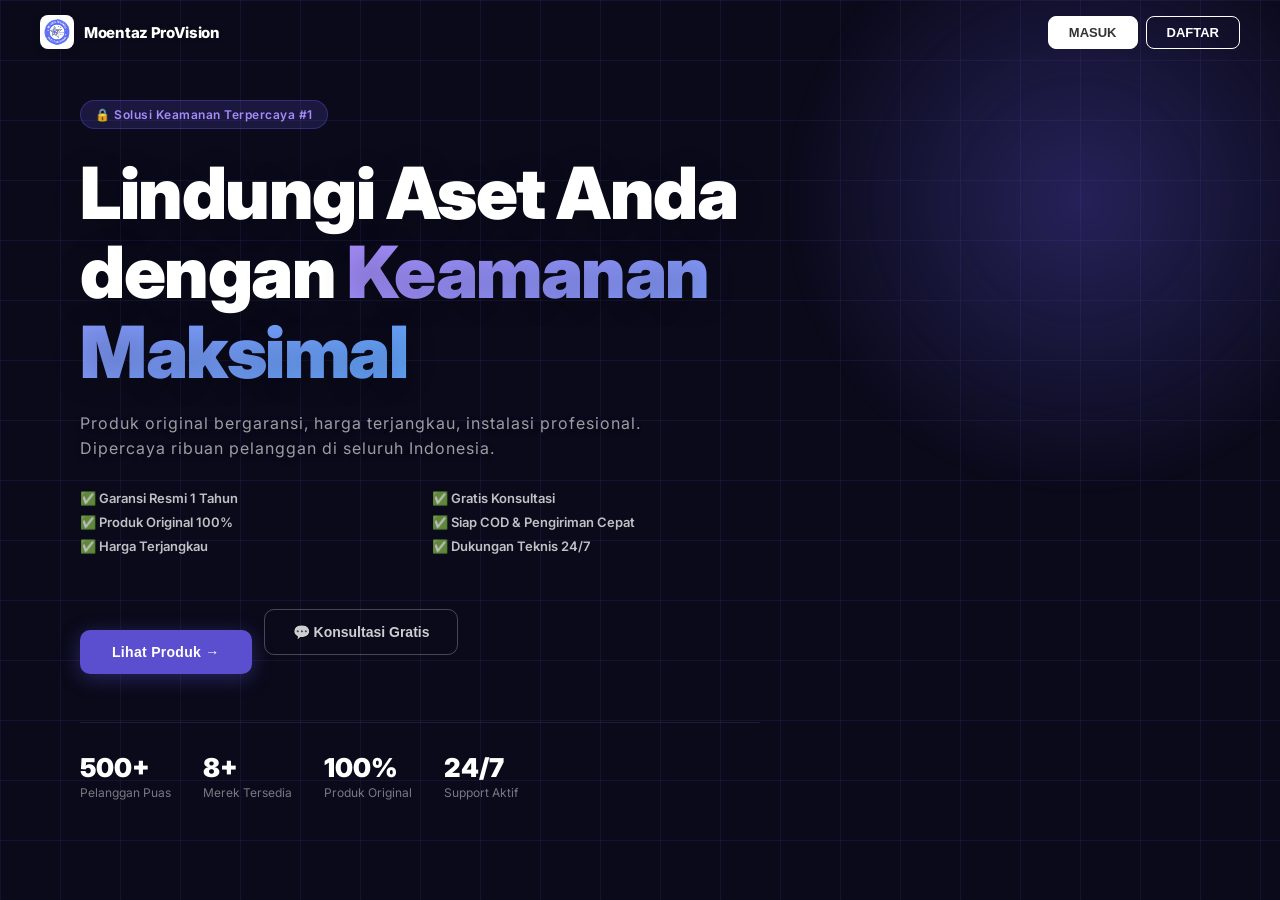
<file: index.html>
﻿<!DOCTYPE html>
<html lang="id">
<head>
  <meta charset="UTF-8" />
  <meta name="viewport" content="width=device-width, initial-scale=1.0, viewport-fit=cover"/>
  <meta name="theme-color" content="#5b4fcf"/>
  <meta name="mobile-web-app-capable" content="yes"/>
  <meta name="apple-mobile-web-app-capable" content="yes"/>
  <meta name="apple-mobile-web-app-status-bar-style" content="black-translucent"/>
  <meta name="apple-mobile-web-app-title" content="Moentaz ProVision"/>
  <title>Moentaz ProVision</title>
  <link rel="icon" type="image/jpeg" href="Blue Y2K Creative Star Class Logo.jpg"/>
  <link rel="apple-touch-icon" href="Blue Y2K Creative Star Class Logo.jpg"/>
  <link rel="stylesheet" href="style.css"/>
  <link rel="stylesheet" href="mobile.css"/>
  <link rel="stylesheet" href="professional.css"/>
</head>
<body>

<!-- ===== NAVBAR ===== -->
<nav class="navbar" id="navbar">
  <div class="navbar-left">
    <button class="hamburger" id="navbar-hamburger" onclick="openSidebar()" style="display:none;">&#9776;</button>
    <div class="navbar-logo" onclick="showPage('page-home')" style="cursor:pointer;">
      <img src="Blue Y2K Creative Star Class Logo.jpg" alt="Logo" class="navbar-logo-img"/>
      <span class="navbar-logo-text">Moentaz ProVision</span>
    </div>
  </div>
  <div class="nav-right">
    <button class="btn-masuk" id="btn-masuk" onclick="openModal('modal-masuk')">MASUK</button>
    <button class="btn-daftar" id="btn-daftar" onclick="openModal('modal-daftar')">DAFTAR</button>
    <!-- Tombol profil (muncul saat login) -->
    <div class="profile-wrap" id="profile-wrap" style="display:none;">
      <button class="btn-profile" id="btn-profile" onclick="toggleProfileDropdown()">
        <span class="profile-avatar-sm" id="profile-avatar-sm">👤</span>
        <span id="profile-name-sm"></span>
        <span class="profile-caret">▾</span>
      </button>
      <div class="profile-dropdown" id="profile-dropdown">
        <div class="pd-header">
          <div class="pd-avatar">👤</div>
          <div>
            <div id="pd-username" style="font-weight:800;font-size:15px;"></div>
            <div id="pd-email" style="font-size:11px;color:#888;"></div>
          </div>
        </div>
        <div class="pd-divider"></div>
        <button class="pd-item" onclick="closeProfileDropdown();openProfilModal()">👤 Lihat Profil</button>
        <button class="pd-item" onclick="closeProfileDropdown();openCCTVPay()">💜 CCTVStorePay</button>
        <button class="pd-item" onclick="closeProfileDropdown();openModal('modal-cart')">🛒 Keranjang</button>
        <div class="pd-divider"></div>
        <button class="pd-item pd-logout" onclick="closeProfileDropdown();doLogout()">🚪 Keluar</button>
      </div>
    </div>
    <button class="btn-cart" id="navbar-cart" onclick="openModal('modal-cart')" style="display:none;">
      🛒<span class="cart-badge" id="cart-badge">0</span>
    </button>
  </div>
</nav>

<!-- ===== PAGE: HOME ===== -->
<section class="page active" id="page-home">
  <div class="hero-bg">
    <div class="hero-content">
      <div class="hero-badge">🔒 Solusi Keamanan Terpercaya #1</div>
      <h1 class="hero-title">Lindungi Aset Anda<br>dengan <span>Keamanan Maksimal</span></h1>
      <p class="hero-slogan">Produk original bergaransi, harga terjangkau, instalasi profesional.<br>Dipercaya ribuan pelanggan di seluruh Indonesia.</p>
      <div class="hero-features">
        <div class="hero-feature">✅ Garansi Resmi 1 Tahun</div>
        <div class="hero-feature">✅ Gratis Konsultasi</div>
        <div class="hero-feature">✅ Produk Original 100%</div>
        <div class="hero-feature">✅ Siap COD & Pengiriman Cepat</div>
        <div class="hero-feature">✅ Harga Terjangkau</div>
        <div class="hero-feature">✅ Dukungan Teknis 24/7</div>
      </div>
      <div class="hero-cta-wrap">
        <button class="btn-order" onclick="goToLayanan()">Lihat Produk →</button>
        <button class="btn-order-secondary" onclick="openModal('modal-chat-admin')">💬 Konsultasi Gratis</button>
      </div>
      <div class="hero-stats">
        <div class="hero-stat-item">
          <div class="hero-stat-num">500+</div>
          <div class="hero-stat-label">Pelanggan Puas</div>
        </div>
        <div class="hero-stat-item">
          <div class="hero-stat-num">8+</div>
          <div class="hero-stat-label">Merek Tersedia</div>
        </div>
        <div class="hero-stat-item">
          <div class="hero-stat-num">100%</div>
          <div class="hero-stat-label">Produk Original</div>
        </div>
        <div class="hero-stat-item">
          <div class="hero-stat-num">24/7</div>
          <div class="hero-stat-label">Support Aktif</div>
        </div>
      </div>
    </div>
  </div>
</section>

<!-- ===== PAGE: PRODUCTS ===== -->
<section class="page" id="page-products">
  <div class="products-bg">
    <div style="max-width:1100px;margin:0 auto 24px;">
      <h2 class="section-title">Produk Kami</h2>
      <p class="section-subtitle">Pilih dari berbagai produk CCTV berkualitas dengan harga terbaik</p>
    </div>

    <!-- Filter & Search Bar -->
    <div class="produk-filter-bar">
      <input type="text" id="search-produk" placeholder="&#128269; Cari produk..." oninput="filterProdukPage()" class="produk-search-input"/>
      <select id="filter-kategori" onchange="filterProdukPage()" class="produk-filter-select">
        <option value="">Semua Kategori</option>
        <option value="CCTV Outdoor">CCTV Outdoor</option>
        <option value="CCTV Indoor">CCTV Indoor</option>
        <option value="CCTV PTZ">CCTV PTZ</option>
        <option value="CCTV Wireless">CCTV Wireless</option>
        <option value="Aksesoris CCTV">Aksesoris CCTV</option>
        <option value="Produk Resmi">Produk Resmi</option>
      </select>
      <select id="filter-sort" onchange="filterProdukPage()" class="produk-filter-select">
        <option value="default">Urutkan</option>
        <option value="termurah">Harga Termurah</option>
        <option value="termahal">Harga Termahal</option>
        <option value="terbaru">Terbaru</option>
      </select>
    </div>

    <!-- Produk Penjual (dinamis) -->
    <div id="seller-products-section" style="display:none;">
      <div class="seller-products-header">
        <span>🏪 Produk dari Penjual</span>
      </div>
      <div class="product-grid" id="seller-products-grid"></div>
    </div>

    <!-- Divider -->
    <div id="official-products-header" class="seller-products-header" style="margin-top:20px;">
      <span>✅ Produk Resmi Moentaz ProVision</span>
    </div>

    <h2 class="section-title" style="margin-top:16px;max-width:1100px;margin-left:auto;margin-right:auto;">Best Seller</h2>
    <div class="featured-grid">
      <div class="featured-card" onclick="showDetail('tapo')">
        <img id="feat-tapo" alt="Tapo C500" class="prod-img"/>
        <h3>TAPO C500</h3>
        <p>CCTV outdoor PTZ 2MP (1080p) dengan perlindungan IP65, rotasi 360°, deteksi AI, color night vision, dan audio dua arah.</p>
      </div>
      <div class="featured-card" onclick="showDetail('dome')">
        <img id="feat-dome" alt="Domeguard Cam" class="prod-img"/>
        <h3>DOMEGUARD CAM</h3>
        <p>Resolusi tinggi 1080p hingga 2K/3MP, fitur PTZ 360 derajat, dan night vision inframerah untuk pemantauan 24 jam.</p>
      </div>
      <div class="featured-card" onclick="showDetail('guardian')">
        <img id="feat-guardian" alt="Guardian Lens" class="prod-img"/>
        <h3>GUARDIAN LENS</h3>
        <p>Dual Lens dengan dua kamera dalam satu perangkat, memungkinkan pemantauan dua titik sekaligus dengan area luas.</p>
      </div>
    </div>
    <div class="product-grid">
      <div class="product-card" id="card-tapo" onclick="showDetail('tapo')">
        <span class="star">⭐</span>
        <img id="grid-tapo" alt="Tapo C500" class="prod-img"/>
        <div class="prod-info">
          <small>Smart 360° Camera</small>
          <strong>TAPO C500</strong>
          <small>AUTO TRACKING</small>
          <div class="price" id="price-tapo">Rp500.000</div>
          <div class="prod-actions">
            <button onclick="event.stopPropagation();openProductChat('Tapo C500')">💬 Chat</button>
            <button class="btn-beli" id="beli-tapo" onclick="event.stopPropagation();beliSekarang('Tapo C500',500000)">BELI SEKARANG</button>
          </div>
        </div>
      </div>
      <div class="product-card" id="card-dome" onclick="showDetail('dome')">
        <span class="star">⭐</span>
        <img id="grid-dome" alt="Domeguard Cam" class="prod-img"/>
        <div class="prod-info">
          <small>Indoor Dome Camera</small>
          <strong>DOMEGUARD CAM</strong>
          <small>MOTION DETECT</small>
          <div class="price" id="price-dome">Rp600.000</div>
          <div class="prod-actions">
            <button onclick="event.stopPropagation();openProductChat('Domeguard Cam')">💬 Chat</button>
            <button class="btn-beli" id="beli-dome" onclick="event.stopPropagation();beliSekarang('Domeguard Cam',600000)">BELI SEKARANG</button>
          </div>
        </div>
      </div>
      <div class="product-card" id="card-guardian" onclick="showDetail('guardian')">
        <span class="star">⭐</span>
        <img id="grid-guardian" alt="Guardian Lens" class="prod-img"/>
        <div class="prod-info">
          <small>Premium Security Cam</small>
          <strong>GUARDIAN LENS</strong>
          <small>WATERPROOF</small>
          <div class="price" id="price-guardian">Rp750.000</div>
          <div class="prod-actions">
            <button onclick="event.stopPropagation();openProductChat('Guardian Lens')">💬 Chat</button>
            <button class="btn-beli" id="beli-guardian" onclick="event.stopPropagation();beliSekarang('Guardian Lens',750000)">BELI SEKARANG</button>
          </div>
        </div>
      </div>
      <div class="product-card" id="card-zte" onclick="showDetail('zte')">
        <img id="grid-zte" alt="ZTE CCTV" class="prod-img"/>
        <div class="prod-info">
          <small>Wireless Smart Camera</small>
          <strong>ZTE CCTV</strong>
          <small>MOBILE APP</small>
          <div class="price" id="price-zte">Rp750.000</div>
          <div class="prod-actions">
            <button onclick="event.stopPropagation();openProductChat('ZTE CCTV')">💬 Chat</button>
            <button class="btn-beli" id="beli-zte" onclick="event.stopPropagation();beliSekarang('ZTE CCTV',750000)">BELI SEKARANG</button>
          </div>
        </div>
      </div>
      <div class="product-card" id="card-bullet" onclick="showDetail('bullet')">
        <img id="grid-bullet" alt="CCTV Bullet Camera" class="prod-img"/>
        <div class="prod-info">
          <small>Outdoor Bullet Camera</small>
          <strong>CCTV BULLET CAMERA</strong>
          <small>WEATHERPROOF · LONG RANGE · IR NIGHT</small>
          <div class="price" id="price-bullet">Rp400.000</div>
          <div class="prod-actions">
            <button onclick="event.stopPropagation();openProductChat('CCTV Bullet Camera')">💬 Chat</button>
            <button class="btn-beli" id="beli-bullet" onclick="event.stopPropagation();beliSekarang('CCTV Bullet Camera',400000)">BELI SEKARANG</button>
          </div>
        </div>
      </div>
      <div class="product-card" id="card-hikvision" onclick="showDetail('hikvision')">
        <img id="grid-hikvision" alt="Hikvision" class="prod-img"/>
        <div class="prod-info">
          <small>Indoor Dome Camera</small>
          <strong>HIKVISION</strong>
          <small>INFRARED · STABLE SIGNAL</small>
          <div class="price" id="price-hikvision">Rp350.000</div>
          <div class="prod-actions">
            <button onclick="event.stopPropagation();openProductChat('Hikvision')">💬 Chat</button>
            <button class="btn-beli" id="beli-hikvision" onclick="event.stopPropagation();beliSekarang('Hikvision',350000)">BELI SEKARANG</button>
          </div>
        </div>
      </div>
      <div class="product-card" id="card-ezviz" onclick="showDetail('ezviz')">
        <img id="grid-ezviz" alt="Ezviz Dome" class="prod-img"/>
        <div class="prod-info">
          <small>Smart Home Camera</small>
          <strong>EZVIZ DOME</strong>
          <small>FULL HD · MOTION ALERT · APP CONTROL</small>
          <div class="price" id="price-ezviz">Rp450.000</div>
          <div class="prod-actions">
            <button onclick="event.stopPropagation();openProductChat('Ezviz Dome')">💬 Chat</button>
            <button class="btn-beli" id="beli-ezviz" onclick="event.stopPropagation();beliSekarang('Ezviz Dome',450000)">BELI SEKARANG</button>
          </div>
        </div>
      </div>
      <div class="product-card" id="card-tvt" onclick="showDetail('tvt')">
        <img id="grid-tvt" alt="TVT Camera" class="prod-img"/>
        <div class="prod-info">
          <small>Outdoor Security Camera</small>
          <strong>TVT CAMERA</strong>
          <small>ROBUST · WATERPROOF · NIGHT VISION</small>
          <div class="price" id="price-tvt">Rp650.000</div>
          <div class="prod-actions">
            <button onclick="event.stopPropagation();openProductChat('TVT Camera')">💬 Chat</button>
            <button class="btn-beli" id="beli-tvt" onclick="event.stopPropagation();beliSekarang('TVT Camera',650000)">BELI SEKARANG</button>
          </div>
        </div>
      </div>
    </div>
  </div>
</section>

<!-- ===== PAGE: DETAIL PRODUK ===== -->
<section class="page" id="page-detail">
  <div class="detail-bg">
    <div class="detail-container">
      <button class="btn-back" onclick="showPage('page-products')">&#8592; Kembali</button>
      <img id="detail-img" alt="Produk" class="prod-img" style="width:160px;height:160px;"/>
      <h2 id="detail-name">DOMEGUARD CAM</h2>
      <div class="detail-price" id="detail-price">Rp600.000</div>
      <div class="detail-actions">
        <button onclick="openProductChatDetail()">💬 Chat</button>
        <button onclick="addToCartDetail()">🛒</button>
        <button class="btn-beli-detail" id="detail-beli" onclick="beliSekarangDetail()">BELI SEKARANG</button>
      </div>
      <div class="detail-desc">
        <h4>📷 Deskripsi Produk CCTV</h4>
        <p>Kami menyediakan berbagai jenis CCTV berkualitas seperti Bullet Camera, Hikvision, Ezviz Dome, dan TVT Camera yang cocok untuk kebutuhan rumah, toko, maupun kantor. Semua produk sudah mendukung pemantauan melalui HP sehingga Anda bisa mengawasi kapan saja dan di mana saja.</p>
        <p><strong>Kelebihan:</strong></p>
        <p>✅ Kualitas gambar HD hingga jernih<br>
           ✅ Tersedia untuk indoor &amp; outdoor<br>
           ✅ Fitur lengkap (night vision, motion detection)<br>
           ✅ Bisa dipantau lewat smartphone<br>
           ✅ Pilihan harga dari terjangkau hingga premium</p>
        <p><strong>Kekurangan:</strong></p>
        <p>❌ Beberapa produk premium harganya lebih mahal<br>
           ❌ Instalasi &amp; setting awal butuh penyesuaian<br>
           ❌ Tipe tertentu kurang cocok untuk semua kondisi (indoor/outdoor)</p>
        <h4>📷 RATING TENTANG PRODUCT</h4>
        <div class="reviews" id="reviews-list">
          <div class="review-card"><span class="rev-avatar r">R</span><strong>Rudy2531</strong><div>⭐⭐⭐⭐⭐</div><p>Performa stabil dan jarang bermasalah</p></div>
          <div class="review-card"><span class="rev-avatar m">M</span><strong>my_m.yusuf</strong><div>⭐⭐⭐⭐⭐</div><p>Sangat puas, bisa pantau dari HP dengan lancar</p></div>
          <div class="review-card"><span class="rev-avatar m">M</span><strong>Maemunah854</strong><div>⭐⭐⭐</div><p>Cukup bagus untuk kebutuhan rumah</p></div>
          <div class="review-card"><span class="rev-avatar n">N</span><strong>NinGsieh762</strong><div>⭐⭐⭐⭐</div><p>Desain bagus dan cocok untuk indoor</p></div>
          <div class="review-card"><span class="rev-avatar d">D</span><strong>Daffin1928_</strong><div>⭐⭐⭐</div><p>Cukup bagus untuk kebutuhan rumah</p></div>
        </div>
        <div class="rating-form" id="rating-form">
          <h4>⭐ Tulis Ulasanmu</h4>
          <div class="rating-stars" id="rating-stars">
            <span class="star-btn" data-val="1" onclick="setRating(1)">★</span>
            <span class="star-btn" data-val="2" onclick="setRating(2)">★</span>
            <span class="star-btn" data-val="3" onclick="setRating(3)">★</span>
            <span class="star-btn" data-val="4" onclick="setRating(4)">★</span>
            <span class="star-btn" data-val="5" onclick="setRating(5)">★</span>
          </div>
          <p id="rating-label" style="font-size:12px;color:#888;margin:4px 0 10px;">Pilih bintang di atas</p>
          <textarea id="rating-komentar" placeholder="Tulis komentar kamu..." rows="3"></textarea>
          <button class="btn-submit-rating" onclick="submitRating()">Kirim Ulasan</button>
        </div>
        <div class="badges-row">
          <span class="badge-garansi">100% GARANSI</span>
          <span class="badge-siap">⚡ SIAP COD!</span>
          <span class="badge-ready">✅ READY STOCK</span>
        </div>
      </div>
    </div>
  </div>
</section>

<!-- ===== PAGE: KONTAK ===== -->
<section class="page" id="page-kontak">
  <div class="kontak-bg">
    <div class="kontak-container">
      <h2><u>KONTAK KAMI</u></h2>
      <div class="kontak-item">
        <span class="kontak-icon ig">
          <svg xmlns="http://www.w3.org/2000/svg" viewBox="0 0 24 24" width="40" height="40"><defs><radialGradient id="ig-grad" cx="30%" cy="107%" r="150%"><stop offset="0%" stop-color="#fdf497"/><stop offset="5%" stop-color="#fdf497"/><stop offset="45%" stop-color="#fd5949"/><stop offset="60%" stop-color="#d6249f"/><stop offset="90%" stop-color="#285AEB"/></radialGradient></defs><rect width="24" height="24" rx="6" fill="url(#ig-grad)"/><rect x="3" y="3" width="18" height="18" rx="5" fill="none" stroke="white" stroke-width="1.5"/><circle cx="12" cy="12" r="4.5" fill="none" stroke="white" stroke-width="1.5"/><circle cx="17.5" cy="6.5" r="1" fill="white"/></svg>
        </span>
        <strong>@moentazprovision</strong>
      </div>
      <div class="kontak-item">
        <span class="kontak-icon wa">
          <svg xmlns="http://www.w3.org/2000/svg" viewBox="0 0 24 24" width="40" height="40"><rect width="24" height="24" rx="6" fill="#25D366"/><path d="M12 4C7.58 4 4 7.58 4 12c0 1.42.37 2.75 1.02 3.91L4 20l4.24-1.11A7.94 7.94 0 0012 20c4.42 0 8-3.58 8-8s-3.58-8-8-8zm3.93 11.07c-.17.47-1 .9-1.37.95-.34.05-.77.07-1.24-.08-.29-.09-.65-.21-1.12-.41-1.97-.85-3.25-2.84-3.35-2.97-.1-.13-.8-1.06-.8-2.02s.5-1.43.68-1.63c.17-.19.38-.24.5-.24l.36.01c.12 0 .28-.04.44.34.17.39.57 1.39.62 1.49.05.1.08.22.02.35-.07.13-.1.21-.2.33-.1.11-.21.25-.3.33-.1.1-.2.2-.09.4.12.19.52.86 1.12 1.39.77.69 1.42.9 1.62.99.19.1.3.08.41-.05.12-.13.5-.58.63-.78.13-.2.27-.17.45-.1.18.07 1.15.54 1.35.64.19.1.32.14.37.22.05.09.05.5-.12.97z" fill="white"/></svg>
        </span>
        <strong>0857-1254-3675</strong>
      </div>
      <div class="kontak-item">
        <span class="kontak-icon gm">
          <svg xmlns="http://www.w3.org/2000/svg" viewBox="0 0 24 24" width="40" height="40"><rect width="24" height="24" rx="6" fill="white" stroke="#ddd" stroke-width="0.5"/><path d="M4 7.5C4 6.67 4.67 6 5.5 6h13C19.33 6 20 6.67 20 7.5v9c0 .83-.67 1.5-1.5 1.5h-13C4.67 18 4 17.33 4 16.5v-9z" fill="white" stroke="#ddd" stroke-width="0.5"/><path d="M4 7.5l8 5.5 8-5.5" fill="none" stroke="#EA4335" stroke-width="1.5"/><path d="M4 7.5L4 16.5" fill="none" stroke="#34A853" stroke-width="1.5"/><path d="M20 7.5L20 16.5" fill="none" stroke="#FBBC05" stroke-width="1.5"/><path d="M4 16.5l5.5-4.5" fill="none" stroke="#4285F4" stroke-width="1.5"/><path d="M20 16.5l-5.5-4.5" fill="none" stroke="#4285F4" stroke-width="1.5"/></svg>
        </span>
        <strong>officialmoentaz@gmail.com</strong>
      </div>
      <div class="kontak-item">
        <span class="kontak-icon fb">
          <svg xmlns="http://www.w3.org/2000/svg" viewBox="0 0 24 24" width="40" height="40"><rect width="24" height="24" rx="6" fill="#1877F2"/><path d="M16 8h-2c-.55 0-1 .45-1 1v2h3l-.5 3H13v7h-3v-7H8v-3h2V9c0-2.21 1.79-4 4-4h2v3z" fill="white"/></svg>
        </span>
        <strong>moentazprovision.official</strong>
      </div>
    </div>
  </div>
</section>

<!-- ===== PAGE: TENTANG KAMI ===== -->
<section class="page" id="page-tentang">
  <div class="tentang-bg">
    <div class="tentang-container">
      <p>KAMI ADALAH PENYEDIA SOLUSI KEAMANAN YANG FOKUS PADA PENJUALAN DAN PEMASANGAN CCTV UNTUK RUMAH, BISNIS, DAN KEBUTUHAN INDUSTRI.</p>
      <p>MOENTAZ PROVISION DIDIRIKAN DENGAN TUJUAN MEMBANTU MENINGKATKAN KEAMANAN DAN KETENANGAN PELANGGAN. KAMI MENYEDIAKAN BERBAGAI PRODUK CCTV BERKUALITAS DENGAN TEKNOLOGI TERBARU SERTA LAYANAN INSTALASI PROFESIONAL.</p>
      <p>DENGAN TIM YANG BERPENGALAMAN, KAMI MEMASTIKAN SETIAP SISTEM TERPASANG DENGAN OPTIMAL DAN MUDAH DIGUNAKAN. KAMI JUGA MEMBERIKAN DUKUNGAN PURNA JUAL UNTUK MEMASTIKAN SISTEM KEAMANAN ANDA SELALU BERJALAN DENGAN BAIK.</p>
      <p>VISI KAMI ADALAH MENJADI MITRA TERPERCAYA DALAM SOLUSI KEAMANAN. MISI KAMI ADALAH MENGHADIRKAN PRODUK BERKUALITAS, LAYANAN PROFESIONAL, DAN SOLUSI YANG TEPAT SESUAI KEBUTUHAN PELANGGAN.</p>
      <p>LINDUNGI ASET DAN ORANG-ORANG PENTING BAGI ANDA BERSAMA MOENTAZ PROVISION.</p>
      <p style="font-style:italic;opacity:0.85;margin-top:20px;">"Harga Kaki Lima, Kualitas Bintang Lima ⭐"</p>
    </div>
  </div>
</section>

<!-- ===== PAGE: DASHBOARD PENJUAL ===== -->
<section class="page" id="page-seller">
  <div class="seller-page-bg">

    <!-- Navbar Penjual -->
    <nav class="seller-navbar">
      <div class="seller-navbar-left">
        <button class="seller-nav-back" onclick="showPage('page-home')">&#8592; Keluar</button>
        <span class="seller-nav-logo">🏪 Moentaz ProVision <span class="seller-nav-badge">Seller</span></span>
      </div>
      <div class="seller-navbar-right">
        <span class="seller-nav-toko" id="snav-toko">Nama Toko</span>
        <div class="seller-nav-saldo" onclick="showSellerTab('keuangan')">
          💰 <span id="snav-saldo">Rp0</span>
        </div>
      </div>
    </nav>

    <!-- Layout Utama -->
    <div class="seller-layout">

      <!-- Sidebar Menu (Desktop) -->
      <aside class="seller-sidebar-menu">
        <div class="seller-sidebar-profile">
          <div class="seller-sidebar-avatar">🏪</div>
          <div id="ssidebar-toko" style="font-weight:800;font-size:14px;color:#fff;">Nama Toko</div>
          <div id="ssidebar-username" style="font-size:11px;color:rgba(255,255,255,0.7);">@username</div>
        </div>
        <nav class="seller-sidebar-nav">
          <a href="#" class="seller-snav active" id="snav-beranda" onclick="showSellerTab('beranda')">&#127968; Beranda</a>
          <a href="#" class="seller-snav" id="snav-produk" onclick="showSellerTab('produk')">&#128230; Produk Saya</a>
          <a href="#" class="seller-snav" id="snav-pesanan" onclick="showSellerTab('pesanan')">
            &#128203; Pesanan Masuk
            <span class="seller-snav-badge" id="snav-pesanan-badge" style="display:none;"></span>
          </a>
          <a href="#" class="seller-snav" id="snav-keuangan" onclick="showSellerTab('keuangan')">&#128179; Keuangan</a>
          <a href="#" class="seller-snav" id="snav-promosi" onclick="showSellerTab('promosi')">&#127873; Promosi</a>
          <a href="#" class="seller-snav" id="snav-ulasan" onclick="showSellerTab('ulasan')">&#11088; Ulasan</a>
          <a href="#" class="seller-snav" id="snav-profil" onclick="showSellerTab('profil')">&#9881;&#65039; Profil Toko</a>
        </nav>
        <button class="seller-sidebar-logout" onclick="doLogoutPenjual()">&#128682; Keluar dari Toko</button>
      </aside>

      <!-- Konten Utama -->
      <main class="seller-main-content" id="seller-main-content">
        <!-- Diisi oleh JS -->
      </main>

    </div>

    <!-- Bottom Nav (Mobile) -->
    <nav class="seller-bottom-nav">
      <button class="seller-bnav-btn active" id="bnav-beranda" onclick="showSellerTab('beranda')">
        <span>&#127968;</span><small>Beranda</small>
      </button>
      <button class="seller-bnav-btn" id="bnav-produk" onclick="showSellerTab('produk')">
        <span>&#128230;</span><small>Produk</small>
      </button>
      <button class="seller-bnav-btn" id="bnav-pesanan" onclick="showSellerTab('pesanan')">
        <span>&#128203;</span><small>Pesanan</small>
        <span class="seller-bnav-badge" id="bnav-pesanan-badge" style="display:none;"></span>
      </button>
      <button class="seller-bnav-btn" id="bnav-keuangan" onclick="showSellerTab('keuangan')">
        <span>&#128179;</span><small>Keuangan</small>
      </button>
      <button class="seller-bnav-btn" id="bnav-lainnya" onclick="showSellerTab('profil')">
        <span>&#9881;&#65039;</span><small>Lainnya</small>
      </button>
    </nav>

  </div>
</section>

<!-- ===== MODAL: MASUK ===== -->
<div class="modal-overlay" id="modal-masuk">
  <div class="modal-box">
    <button class="modal-close" onclick="closeModal('modal-masuk')">X</button>
    <!-- Tab Pembeli / Penjual -->
    <div class="auth-tabs">
      <button class="auth-tab active" id="tab-login-pembeli" onclick="switchLoginTab('pembeli')">🛒 Pembeli</button>
      <button class="auth-tab" id="tab-login-penjual" onclick="switchLoginTab('penjual')">🏪 Penjual</button>
    </div>

    <!-- Form Login Pembeli -->
    <div id="form-login-pembeli">
      <h2>MASUK PEMBELI</h2>
      <div class="form-group"><input type="text" id="login-username" placeholder="Username"/><span>👤</span></div>
      <div class="form-group"><input type="email" id="login-email" placeholder="Masukan email"/><span>✉️</span></div>
      <div class="form-group"><input type="password" id="login-password" placeholder="Kata Sandi"/><span>🔒</span></div>
      <p id="login-error" style="display:none;color:red;font-size:13px;margin-bottom:10px;"></p>
      <div class="form-btns">
        <button class="btn-login" onclick="doLogin()">Login Sekarang</button>
        <button class="btn-lupa">Lupa Kata Sandi?</button>
      </div>
      <p style="text-align:center;font-size:13px;margin-top:12px;color:#888;">Belum punya akun? <a href="#" onclick="closeModal('modal-masuk');openModal('modal-daftar');return false;" style="color:#5b4fcf;font-weight:700;">Daftar</a></p>
    </div>

    <!-- Form Login Penjual -->
    <div id="form-login-penjual" style="display:none;">
      <h2>MASUK PENJUAL</h2>
      <div class="form-group"><input type="text" id="seller-login-username" placeholder="Username Toko"/><span>🏪</span></div>
      <div class="form-group"><input type="email" id="seller-login-email" placeholder="Email Toko"/><span>✉️</span></div>
      <div class="form-group"><input type="password" id="seller-login-password" placeholder="Kata Sandi"/><span>🔒</span></div>
      <p id="seller-login-error" style="display:none;color:red;font-size:13px;margin-bottom:10px;"></p>
      <div class="form-btns">
        <button class="btn-login" onclick="doLoginPenjual()">Login Penjual</button>
        <button class="btn-lupa">Lupa Kata Sandi?</button>
      </div>
      <p style="text-align:center;font-size:13px;margin-top:12px;color:#888;">Belum punya toko? <a href="#" onclick="closeModal('modal-masuk');openModal('modal-daftar-penjual');return false;" style="color:#ff6f00;font-weight:700;">Daftar Toko</a></p>
    </div>
  </div>
</div>

<!-- ===== MODAL: DAFTAR PENJUAL ===== -->
<div class="modal-overlay" id="modal-daftar-penjual">
  <div class="modal-box">
    <button class="modal-close" onclick="closeModal('modal-daftar-penjual')">X</button>
    <h2>DAFTAR PENJUAL</h2>
    <div class="seller-reg-banner">
      <span>🏪</span>
      <div>
        <strong>Buka Toko di Moentaz ProVision</strong>
        <p>Jangkau lebih banyak pembeli, kelola produk dengan mudah.</p>
      </div>
    </div>
    <p class="form-section-label">🏪 Informasi Toko</p>
    <div class="form-group"><input type="text" id="seller-nama-toko" placeholder="Nama Toko"/><span>🏪</span></div>
    <div class="form-group"><input type="text" id="seller-username" placeholder="Username Toko (unik)"/><span>👤</span></div>
    <div class="form-group"><input type="email" id="seller-email" placeholder="Email Toko (@gmail.com)"/><span>✉️</span></div>
    <div class="form-group"><input type="tel" id="seller-telpon" placeholder="Nomor WhatsApp Toko" oninput="this.value=this.value.replace(/[^0-9+\-\s]/g,'')"/><span>📞</span></div>
    <p class="form-section-label">📍 Lokasi Toko</p>
    <div class="alamat-grid">
      <div class="alamat-select-wrap">
        <select id="seller-provinsi" onchange="onSellerProvinsiChange()" class="alamat-select">
          <option value="">-- Pilih Provinsi --</option>
        </select>
      </div>
      <div class="alamat-select-wrap">
        <select id="seller-kota" onchange="onSellerKotaChange()" class="alamat-select" disabled>
          <option value="">-- Pilih Kota/Kab --</option>
        </select>
      </div>
      <div class="alamat-select-wrap">
        <select id="seller-kecamatan" onchange="onSellerKecamatanChange()" class="alamat-select" disabled>
          <option value="">-- Pilih Kecamatan --</option>
        </select>
      </div>
      <div class="alamat-select-wrap">
        <select id="seller-kodepos" class="alamat-select" disabled>
          <option value="">-- Kode Pos --</option>
        </select>
      </div>
    </div>
    <div class="form-group" style="margin-top:8px;">
      <input type="text" id="seller-alamat-jalan" placeholder="Alamat Lengkap Toko (Jl. ...)"/>
      <span>📍</span>
    </div>
    <p class="form-section-label">📝 Deskripsi Toko</p>
    <textarea id="seller-deskripsi" placeholder="Ceritakan tentang toko kamu..." rows="3" style="width:100%;border:1px solid #ccc;border-radius:6px;padding:10px;font-size:13px;font-family:inherit;resize:none;outline:none;box-sizing:border-box;"></textarea>
    <p class="form-section-label">🔒 Keamanan Akun</p>
    <div class="form-group"><input type="password" id="seller-password" placeholder="Min 8 karakter, huruf kapital, angka, . , - _"/><span>🔒</span></div>
    <div class="form-group"><input type="password" id="seller-password2" placeholder="Ulangi Password"/><span>🔒</span></div>
    <p id="seller-reg-error" style="display:none;color:red;font-size:13px;margin-bottom:8px;"></p>
    <button class="btn-daftar-submit" style="background:#ff6f00;" onclick="doDaftarPenjual()">Daftar Toko Sekarang</button>
    <p style="text-align:center;font-size:13px;margin-top:10px;color:#888;">Sudah punya akun? <a href="#" onclick="closeModal('modal-daftar-penjual');openModal('modal-masuk');switchLoginTab('penjual');return false;" style="color:#ff6f00;font-weight:700;">Login</a></p>
  </div>
</div>

<!-- ===== MODAL: DASHBOARD PENJUAL ===== -->
<div class="modal-overlay" id="modal-dashboard-penjual">
  <div class="modal-box seller-dashboard-box">
    <button class="modal-close" onclick="closeModal('modal-dashboard-penjual')">X</button>
    <!-- Header Toko -->
    <div class="seller-dash-header">
      <div class="seller-dash-avatar" id="seller-dash-avatar">🏪</div>
      <div style="flex:1;">
        <div class="seller-dash-name" id="seller-dash-name">Nama Toko</div>
        <div class="seller-dash-username" id="seller-dash-username">@username</div>
        <div class="seller-dash-badge">Penjual Terverifikasi ✅</div>
      </div>
      <button class="seller-saldo-btn" onclick="showSellerSection('saldo')">
        💰 <span id="seller-saldo-display">Rp0</span>
      </button>
    </div>
    <!-- Statistik -->
    <div class="seller-dash-stats">
      <div class="seller-stat"><div class="seller-stat-val" id="seller-stat-produk">0</div><div class="seller-stat-label">Produk</div></div>
      <div class="seller-stat"><div class="seller-stat-val" id="seller-stat-pesanan">0</div><div class="seller-stat-label">Pesanan</div></div>
      <div class="seller-stat"><div class="seller-stat-val" id="seller-stat-pendapatan">Rp0</div><div class="seller-stat-label">Pendapatan</div></div>
      <div class="seller-stat"><div class="seller-stat-val" id="seller-stat-rating">5.0</div><div class="seller-stat-label">Rating</div></div>
    </div>
    <!-- Menu Tab -->
    <div class="seller-tab-menu">
      <button class="seller-tab-btn active" id="stab-produk" onclick="showSellerSection('produk')">📦 Produk</button>
      <button class="seller-tab-btn" id="stab-pesanan" onclick="showSellerSection('pesanan')">
        📋 Pesanan <span class="seller-notif-badge" id="seller-pesanan-badge" style="display:none;"></span>
      </button>
      <button class="seller-tab-btn" id="stab-keuangan" onclick="showSellerSection('keuangan')">💳 Keuangan</button>
      <button class="seller-tab-btn" id="stab-promosi" onclick="showSellerSection('promosi')">🎁 Promosi</button>
      <button class="seller-tab-btn" id="stab-ulasan" onclick="showSellerSection('ulasan')">⭐ Ulasan</button>
      <button class="seller-tab-btn" id="stab-profil" onclick="showSellerSection('profil')">⚙️ Toko</button>
    </div>
    <div id="seller-section-content" class="seller-content-area"></div>
    <!-- Footer -->
    <div class="seller-dash-footer">
      <button class="seller-footer-btn" onclick="closeModal('modal-dashboard-penjual')">🛒 Belanja</button>
      <button class="seller-footer-btn seller-footer-logout" onclick="doLogoutPenjual()">🚪 Keluar</button>
    </div>
  </div>
</div>

<!-- ===== MODAL: DAFTAR (PEMBELI) ===== -->
<div class="modal-overlay" id="modal-daftar">
  <div class="modal-box">
    <button class="modal-close" onclick="closeModal('modal-daftar')">X</button>
    <h2>DAFTAR PEMBELI</h2>
    <p class="form-section-label">👤 Informasi Personal</p>
    <div class="form-group"><input type="text" id="reg-nama" placeholder="Nama Lengkap (min. 2 kata)"/><span>👤</span></div>
    <div class="form-group"><input type="email" id="reg-email" placeholder="Contoh: nama@gmail.com"/><span>✉️</span></div>
    <div class="form-group"><input type="tel" id="reg-telpon" placeholder="Nomor Telpon" oninput="this.value=this.value.replace(/[^0-9+\-\s]/g,'')"/><span>📞</span></div>
    <p class="form-section-label">🔒 Keamanan Akun</p>
    <div class="form-group"><input type="password" id="reg-password" placeholder="Min 8 karakter, huruf kapital, angka, . , - _"/><span>🔒</span></div>
    <div class="form-group"><input type="password" id="reg-password2" placeholder="Ulangi Password"/><span>🔒</span></div>
    <p id="reg-error" style="display:none;color:red;font-size:13px;margin-bottom:8px;"></p>
    <p style="font-size:12px;color:#888;margin-bottom:10px;">📍 Alamat pengiriman akan diisi saat pertama kali checkout.</p>
    <button class="btn-daftar-submit" onclick="doDaftar()">Daftar Sekarang</button>
  </div>
</div>

<!-- ===== MODAL: CART ===== -->
<div class="modal-overlay" id="modal-cart">
  <div class="modal-box cart-box">
    <button class="modal-close" onclick="closeModal('modal-cart')">X</button>
    <div id="cart-items"></div>
    <div class="cart-footer">
      <label><input type="checkbox" id="select-all" onchange="toggleSelectAll(this)"/> Semua</label>
      <button class="btn-checkout" onclick="checkout()">Checkout</button>
    </div>
  </div>
</div>

<!-- ===== MODAL: CHAT PER PRODUK ===== -->
<div class="modal-overlay" id="modal-chat">
  <div class="modal-box chat-box">
    <div class="chat-header">
      <span class="chat-avatar">M</span>
      <div>
        <strong>Admin Moentaz ProVision</strong>
        <div id="chat-product-label" style="font-size:11px;color:#5b4fcf;font-weight:600;"></div>
        <div id="chat-admin-status" style="font-size:10px;margin-top:2px;"></div>
      </div>
      <button class="modal-close" style="position:relative;top:0;right:0;margin-left:auto;" onclick="closeModal('modal-chat')">X</button>
    </div>
    <div class="chat-messages" id="chat-messages"></div>
    <div class="chat-input-row">
      <input type="text" id="chat-input" placeholder="Tulis Pesan..."/>
      <button onclick="sendChat()">&#10148;</button>
    </div>
  </div>
</div>

<!-- ===== MODAL: CHAT ADMIN UMUM ===== -->
<div class="modal-overlay" id="modal-chat-admin">
  <div class="modal-box chat-box">
    <div class="chat-header">
      <span class="chat-avatar">M</span>
      <div>
        <strong>Admin Moentaz ProVision</strong>
        <div style="font-size:11px;color:#888;">Chat Umum</div>
        <div id="chat-admin-status-umum" style="font-size:10px;margin-top:2px;"></div>
      </div>
      <button class="modal-close" style="position:relative;top:0;right:0;margin-left:auto;" onclick="closeModal('modal-chat-admin')">X</button>
    </div>
    <div class="chat-messages" id="chat-messages-admin"></div>
    <div class="chat-input-row">
      <input type="text" id="chat-input-admin" placeholder="Tulis Pesan..."/>
      <button onclick="sendChatAdmin()">&#10148;</button>
    </div>
  </div>
</div>

<!-- ===== SIDEBAR ===== -->
<div class="sidebar-overlay" id="sidebar-overlay" onclick="closeSidebar()"></div>
<div class="sidebar" id="sidebar">
  <button class="sidebar-close" onclick="closeSidebar()">X</button>
  <div class="sidebar-user" id="sidebar-user" style="display:none;">
    <div class="sidebar-avatar" id="sidebar-avatar">👤</div>
    <div id="sidebar-username" style="font-weight:800;font-size:15px;"></div>
    <div id="sidebar-role" style="font-size:11px;color:#888;">Member Moentaz ProVision</div>
  </div>
  <nav>
    <a href="#" onclick="closeSidebar();showPage('page-home')">🏠 Home</a>
    <a href="#" onclick="closeSidebar();showPage('page-products')">📷 Produk & Katalog</a>
    <a href="#" onclick="closeSidebar();showPage('page-tentang')">ℹ️ Tentang Kami</a>
    <a href="#" onclick="closeSidebar();showPage('page-kontak')">📞 Kontak</a>
  </nav>
  <div class="sidebar-divider"></div>
  <div class="sidebar-pay-card" onclick="closeSidebar();openCCTVPay()">
    <div class="sidebar-pay-logo">💜 MoentazProVisionPay</div>
    <div class="sidebar-pay-saldo" id="sidebar-saldo">Saldo: <strong id="sidebar-saldo-val">Rp0</strong></div>
    <div class="sidebar-pay-actions">
      <span>💸 Transfer</span>
      <span>➕ Top Up</span>
      <span>📋 Riwayat</span>
    </div>
  </div>
  <div class="sidebar-divider"></div>
  <div class="sidebar-extra">
    <a href="#" onclick="closeSidebar();openCCTVPay()">💜 MoentazProVisionPay</a>
    <a href="#" id="sidebar-chat-link" onclick="closeSidebar();openChatSesuaiRole()">💬 Chat Admin</a>
    <a href="#" onclick="closeSidebar();openLacakPesanan()">📍 Lacak Pesanan</a>
    <a href="#" onclick="closeSidebar();openModal('modal-promo')">🎁 Promo &amp; Voucher</a>
    <a href="#" id="sidebar-admin-link" onclick="closeSidebar();openAdminPanel()" style="display:none;color:#ff6f00;">👑 Panel Admin</a>
    <a href="#" onclick="closeSidebar();if(currentSeller){openDashboardPenjual();}else{openModal('modal-masuk');switchLoginTab('penjual');initSellerWilayah();}" style="color:#ff6f00;">🏪 Masuk sebagai Penjual</a>
  </div>
</div>

<!-- ===== MODAL: KELOLA ALAMAT (multi, max 5) ===== -->
<div class="modal-overlay" id="modal-alamat">
  <div class="modal-box" style="max-width:500px;padding:0;border-radius:16px;overflow:hidden;">
    <div style="background:linear-gradient(135deg,#5b4fcf,#7b6fe8);padding:20px 24px;color:white;display:flex;align-items:center;justify-content:space-between;">
      <div>
        <h2 style="font-size:18px;margin:0;">Alamat Pengiriman</h2>
        <p style="font-size:12px;opacity:0.8;margin:4px 0 0;" id="alamat-count-label">0 / 5 alamat tersimpan</p>
      </div>
      <button style="background:rgba(255,255,255,0.2);border:none;color:white;width:28px;height:28px;border-radius:50%;font-size:16px;cursor:pointer;" onclick="closeModal('modal-alamat')">X</button>
    </div>
    <div id="alamat-list-multi" style="max-height:280px;overflow-y:auto;padding:12px 16px;"></div>
    <div style="padding:0 16px 12px;">
      <button id="btn-tambah-alamat-baru" class="btn-tambah-alamat-baru" onclick="toggleFormAlamatBaru()">+ Tambah Alamat Baru</button>
    </div>
    <div id="form-alamat-baru" style="display:none;border-top:1px solid #eee;padding:16px;">
      <p style="font-size:13px;font-weight:700;color:#5b4fcf;margin-bottom:12px;">Alamat Baru</p>
      <div style="margin-bottom:8px;">
        <input type="text" id="new-label-alamat" placeholder="Label (Rumah / Kantor / dll)" style="width:100%;padding:9px 12px;border:1px solid #ddd;border-radius:8px;font-size:13px;outline:none;box-sizing:border-box;"/>
      </div>
      <div class="form-group" style="margin-bottom:8px;">
        <input type="text" id="new-jalan-alamat" placeholder="Nama Jalan, No. Rumah, RT/RW"/>
        <span>&#127968;</span>
      </div>
      <div class="form-group alamat-select-group" style="margin-bottom:8px;">
        <select id="new-provinsi-alamat" onchange="onNewProvinsiAlamat()" class="alamat-select-input">
          <option value="">Pilih Provinsi</option>
          <option value="Aceh">Aceh</option><option value="Bali">Bali</option><option value="Banten">Banten</option><option value="Bengkulu">Bengkulu</option><option value="DI Yogyakarta">DI Yogyakarta</option><option value="DKI Jakarta">DKI Jakarta</option><option value="Gorontalo">Gorontalo</option><option value="Jambi">Jambi</option><option value="Jawa Barat">Jawa Barat</option><option value="Jawa Tengah">Jawa Tengah</option><option value="Jawa Timur">Jawa Timur</option><option value="Kalimantan Barat">Kalimantan Barat</option><option value="Kalimantan Selatan">Kalimantan Selatan</option><option value="Kalimantan Tengah">Kalimantan Tengah</option><option value="Kalimantan Timur">Kalimantan Timur</option><option value="Kalimantan Utara">Kalimantan Utara</option><option value="Kepulauan Riau">Kepulauan Riau</option><option value="Lampung">Lampung</option><option value="Maluku">Maluku</option><option value="Maluku Utara">Maluku Utara</option><option value="Nusa Tenggara Barat">Nusa Tenggara Barat</option><option value="Nusa Tenggara Timur">Nusa Tenggara Timur</option><option value="Papua">Papua</option><option value="Papua Barat">Papua Barat</option><option value="Riau">Riau</option><option value="Sulawesi Barat">Sulawesi Barat</option><option value="Sulawesi Selatan">Sulawesi Selatan</option><option value="Sulawesi Tengah">Sulawesi Tengah</option><option value="Sulawesi Tenggara">Sulawesi Tenggara</option><option value="Sulawesi Utara">Sulawesi Utara</option><option value="Sumatera Barat">Sumatera Barat</option><option value="Sumatera Selatan">Sumatera Selatan</option><option value="Sumatera Utara">Sumatera Utara</option>
        </select>
      </div>
      <div class="form-group alamat-select-group" style="margin-bottom:8px;">
        <select id="new-kota-alamat" onchange="onNewKotaAlamat()" class="alamat-select-input" disabled>
          <option value="">Pilih Kota / Kabupaten</option>
        </select>
      </div>
      <div class="form-group alamat-select-group" style="margin-bottom:8px;">
        <select id="new-kecamatan-alamat" onchange="onNewKecamatanAlamat()" class="alamat-select-input" disabled>
          <option value="">Pilih Kecamatan</option>
        </select>
      </div>
      <div class="form-group" style="margin-bottom:12px;">
        <input type="text" id="new-kodepos-alamat" placeholder="Kode Pos (5 digit)" maxlength="5" oninput="this.value=this.value.replace(/[^0-9]/g,'')"/>
        <span>&#128206;</span>
      </div>
      <p id="new-alamat-error" style="display:none;color:red;font-size:12px;margin-bottom:8px;"></p>
      <div style="display:flex;gap:8px;">
        <button class="btn-confirm-checkout" style="flex:1;" onclick="simpanAlamatBaru()">Simpan Alamat</button>
        <button onclick="toggleFormAlamatBaru()" style="padding:12px 16px;border:1px solid #ddd;border-radius:10px;background:white;cursor:pointer;font-size:14px;">Batal</button>
      </div>
    </div>
  </div>
</div>
<!-- ===== MODAL: CHECKOUT ===== -->
<div class="modal-overlay" id="modal-checkout">
  <div class="modal-box checkout-box">
    <button class="modal-close" onclick="closeModal('modal-checkout')">X</button>
    <h2>CHECKOUT</h2>
    <div class="co-section-title">🛍️ Produk</div>
    <div id="co-items"></div>
    <div class="co-total-row">Total: <span id="co-total" style="color:#ff6f00;font-weight:900;"></span></div>
    <div class="co-section-title">🚚 Pilih Pengiriman</div>
    <div class="co-alamat-row" id="co-alamat-row">
      <span id="co-alamat-text" style="font-size:13px;color:#555;flex:1;">-</span>
      <button class="btn-ganti-alamat" onclick="openModalAlamat()">Ganti Alamat</button>
    </div>
    <!-- Info zona ongkir -->
    <div id="co-zona-info" style="display:none;font-size:12px;color:#5b4fcf;background:#f3f0ff;padding:8px 12px;border-radius:8px;margin-bottom:10px;"></div>
    <div class="co-group" data-group="pengiriman">
      <div class="co-option" data-label="J&T Express" data-base-ongkir="18000" onclick="selectPengiriman(this)">
        <span class="co-icon">📦</span>
        <div><strong>J&amp;T Express</strong><small>Estimasi 2-3 hari</small></div>
        <span class="co-ongkir" id="ongkir-jnt">Rp18.000</span>
      </div>
      <div class="co-option" data-label="JNE Regular" data-base-ongkir="15000" onclick="selectPengiriman(this)">
        <span class="co-icon">📦</span>
        <div><strong>JNE Regular</strong><small>Estimasi 3-5 hari</small></div>
        <span class="co-ongkir" id="ongkir-jne">Rp15.000</span>
      </div>
      <div class="co-option" data-label="SiCepat" data-base-ongkir="12000" onclick="selectPengiriman(this)">
        <span class="co-icon">⚡</span>
        <div><strong>SiCepat</strong><small>Estimasi 1-2 hari</small></div>
        <span class="co-ongkir" id="ongkir-sicepat">Rp12.000</span>
      </div>
      <div class="co-option" data-label="AnterAja" data-base-ongkir="10000" onclick="selectPengiriman(this)">
        <span class="co-icon">🏍️</span>
        <div><strong>AnterAja</strong><small>Estimasi 2-4 hari</small></div>
        <span class="co-ongkir" id="ongkir-anteraja">Rp10.000</span>
      </div>
      <div class="co-option" data-label="Pos Indonesia" data-base-ongkir="9000" onclick="selectPengiriman(this)">
        <span class="co-icon">🏣</span>
        <div><strong>Pos Indonesia</strong><small>Estimasi 4-7 hari</small></div>
        <span class="co-ongkir" id="ongkir-pos">Rp9.000</span>
      </div>
      <div class="co-option" data-label="JNE YES" data-base-ongkir="35000" onclick="selectPengiriman(this)">
        <span class="co-icon">🚀</span>
        <div><strong>JNE YES</strong><small>Estimasi 1 hari (same day)</small></div>
        <span class="co-ongkir" id="ongkir-jneyes">Rp35.000</span>
      </div>
    </div>
    <div class="co-ongkir-summary" id="co-ongkir-summary" style="display:none;">
      <div class="co-ongkir-row"><span>Harga Barang</span><span id="co-harga-barang">Rp0</span></div>
      <div class="co-ongkir-row"><span>Ongkos Kirim</span><span id="co-harga-ongkir" style="color:#ff6f00;">+Rp0</span></div>
      <div class="co-ongkir-row co-ongkir-total"><span>Total Bayar</span><span id="co-total-final" style="color:#ff6f00;font-weight:900;">Rp0</span></div>
    </div>
    <div class="co-section-title">💳 Pilih Pembayaran</div>
    <div class="co-group" data-group="pembayaran">
      <div class="co-option" data-label="DANA" onclick="selectOption(this,'pembayaran')">
        <span class="co-icon" style="background:#1a8fe3;color:white;border-radius:8px;padding:2px 6px;font-size:12px;font-weight:900;">DANA</span>
        <div><strong>DANA</strong><small>Dompet Digital</small></div>
      </div>
      <div class="co-option" data-label="MoentazProVisionPay" onclick="selectOption(this,'pembayaran')">
        <span class="co-icon" style="background:#5b4fcf;color:white;border-radius:8px;padding:2px 6px;font-size:10px;font-weight:900;">MPP</span>
        <div><strong>MoentazProVisionPay</strong><small>Dompet Moentaz ProVision</small></div>
      </div>
      <div class="co-option" data-label="GoPay" onclick="selectOption(this,'pembayaran')">
        <span class="co-icon" style="background:#00aed6;color:white;border-radius:8px;padding:2px 6px;font-size:12px;font-weight:900;">GP</span>
        <div><strong>GoPay</strong><small>Dompet Digital</small></div>
      </div>
      <div class="co-option" data-label="OVO" onclick="selectOption(this,'pembayaran')">
        <span class="co-icon" style="background:#4c3494;color:white;border-radius:8px;padding:2px 6px;font-size:12px;font-weight:900;">OVO</span>
        <div><strong>OVO</strong><small>Dompet Digital</small></div>
      </div>
      <div class="co-option" data-label="Debit BCA" onclick="selectOption(this,'pembayaran')">
        <span class="co-icon" style="background:#005baa;color:white;border-radius:8px;padding:2px 6px;font-size:12px;font-weight:900;">BCA</span>
        <div><strong>Debit BCA</strong><small>Kartu Debit</small></div>
      </div>
      <div class="co-option" data-label="Debit BRI" onclick="selectOption(this,'pembayaran')">
        <span class="co-icon" style="background:#003d7a;color:white;border-radius:8px;padding:2px 6px;font-size:12px;font-weight:900;">BRI</span>
        <div><strong>Debit BRI</strong><small>Kartu Debit</small></div>
      </div>
      <div class="co-option" data-label="Debit Mandiri" onclick="selectOption(this,'pembayaran')">
        <span class="co-icon" style="background:#003087;color:white;border-radius:8px;padding:2px 6px;font-size:11px;font-weight:900;">MDR</span>
        <div><strong>Debit Mandiri</strong><small>Kartu Debit</small></div>
      </div>
      <div class="co-option" data-label="Transfer BNI" onclick="selectOption(this,'pembayaran')">
        <span class="co-icon" style="background:#f77f00;color:white;border-radius:8px;padding:2px 6px;font-size:12px;font-weight:900;">BNI</span>
        <div><strong>Transfer BNI</strong><small>Transfer Bank</small></div>
      </div>
      <div class="co-option" data-label="COD" onclick="selectOption(this,'pembayaran')">
        <span class="co-icon" style="background:#2e7d32;color:white;border-radius:8px;padding:2px 6px;font-size:12px;font-weight:900;">COD</span>
        <div><strong>COD</strong><small>Bayar di Tempat (maks. Rp1.500.000)</small></div>
      </div>
      <div class="co-option" data-label="QRIS" onclick="selectOption(this,'pembayaran')">
        <span class="co-icon" style="background:#e53935;color:white;border-radius:8px;padding:2px 6px;font-size:11px;font-weight:900;">QRIS</span>
        <div><strong>QRIS</strong><small>Scan QR — semua e-wallet</small></div>
      </div>
    </div>
    <p id="co-error" style="display:none;color:red;font-size:13px;margin:8px 0;"></p>
    <button class="btn-confirm-checkout" onclick="confirmCheckout()">✅ Konfirmasi Pesanan</button>
  </div>
</div>

<!-- ===== MODAL: SUCCESS ===== -->
<div class="modal-overlay" id="modal-success">
  <div class="modal-box success-box">
    <div class="success-icon">✅</div>
    <h2>Pesanan Berhasil!</h2>
    <p style="color:#555;font-size:14px;margin-bottom:16px;">Terima kasih telah berbelanja di Moentaz ProVision!</p>
    <div id="success-detail" class="success-detail"></div>
    <button class="btn-confirm-checkout" onclick="closeModal('modal-success');showPage('page-home')">Kembali ke Beranda</button>
  </div>
</div>

<!-- ===== MODAL: MoentazProVisionPay ===== -->
<div class="modal-overlay" id="modal-cctvpay">
  <div class="modal-box cctvpay-box">
    <button class="modal-close" onclick="closeModal('modal-cctvpay')">X</button>
    <div class="cpay-header">
      <div class="cpay-logo">💜 MoentazProVisionPay</div>
      <div class="cpay-saldo-label">Saldo Anda</div>
      <div class="cpay-saldo-val" id="cpay-saldo-display">Rp0</div>
      <div class="cpay-nomor" id="cpay-nomor">No. Akun: -</div>
    </div>
    <div class="cpay-menu-grid">
      <button class="cpay-menu-btn" onclick="showCPaySection('topup')"><span>➕</span><small>Top Up</small></button>
      <button class="cpay-menu-btn" onclick="showCPaySection('transfer')"><span>💸</span><small>Transfer</small></button>
      <button class="cpay-menu-btn" onclick="showCPaySection('bayar')"><span>🛒</span><small>Bayar</small></button>
      <button class="cpay-menu-btn" onclick="showCPaySection('riwayat')"><span>📋</span><small>Riwayat</small></button>
      <button class="cpay-menu-btn" onclick="showCPaySection('tarik')"><span>🏦</span><small>Tarik Tunai</small></button>
      <button class="cpay-menu-btn" onclick="showCPaySection('voucher')"><span>🎁</span><small>Voucher</small></button>
    </div>
    <div class="cpay-section" id="cpay-topup" style="display:none;">
      <div class="cpay-section-title">➕ Top Up Saldo</div>
      <div style="display:grid;grid-template-columns:1fr 1fr;gap:8px;margin-bottom:14px;">
        <button class="topup-method-card" style="flex-direction:column;text-align:center;padding:12px;" onclick="closeModal('modal-cctvpay');openTopupMPP()">
          <span style="font-size:24px;">🏪</span>
          <strong style="font-size:12px;margin-top:4px;">Indomaret / Alfamart</strong>
        </button>
        <button class="topup-method-card" style="flex-direction:column;text-align:center;padding:12px;" onclick="closeModal('modal-cctvpay');openTopupMPP();setTimeout(()=>switchTopupTab('agen'),100)">
          <span style="font-size:24px;">📍</span>
          <strong style="font-size:12px;margin-top:4px;">Agen MPP Terdekat</strong>
        </button>
      </div>
      <div class="cpay-section-title" style="margin-top:4px;">Top Up Langsung</div>
      <div class="cpay-nominal-grid">
        <button class="cpay-nominal" onclick="doTopUp(20000)">Rp20.000</button>
        <button class="cpay-nominal" onclick="doTopUp(50000)">Rp50.000</button>
        <button class="cpay-nominal" onclick="doTopUp(100000)">Rp100.000</button>
        <button class="cpay-nominal" onclick="doTopUp(200000)">Rp200.000</button>
        <button class="cpay-nominal" onclick="doTopUp(500000)">Rp500.000</button>
        <button class="cpay-nominal" onclick="doTopUp(1000000)">Rp1.000.000</button>
      </div>
      <div style="margin-top:10px;">
        <input type="number" id="topup-custom" placeholder="Nominal lain..." class="cpay-input"/>
        <button class="cpay-btn" onclick="doTopUpCustom()">Top Up</button>
      </div>
    </div>
    <div class="cpay-section" id="cpay-transfer" style="display:none;">
      <div class="cpay-section-title">💸 Transfer ke Pengguna</div>
      <input type="text" id="transfer-tujuan" placeholder="No. Akun / Username tujuan" class="cpay-input"/>
      <input type="number" id="transfer-nominal" placeholder="Nominal transfer" class="cpay-input"/>
      <input type="text" id="transfer-catatan" placeholder="Catatan (opsional)" class="cpay-input"/>
      <button class="cpay-btn" onclick="doTransfer()">Kirim</button>
    </div>
    <div class="cpay-section" id="cpay-bayar" style="display:none;">
      <div class="cpay-section-title">🛒 Bayar dengan MoentazProVisionPay</div>
      <p style="font-size:13px;color:#555;margin-bottom:12px;">Gunakan saldo MoentazProVisionPay saat checkout untuk pembayaran lebih cepat.</p>
      <div class="cpay-info-row"><span>Saldo tersedia:</span><strong id="cpay-bayar-saldo"></strong></div>
      <input type="number" id="bayar-nominal" placeholder="Nominal pembayaran" class="cpay-input"/>
      <button class="cpay-btn" onclick="doBayar()">Bayar Sekarang</button>
    </div>
    <div class="cpay-section" id="cpay-tarik" style="display:none;">
      <div class="cpay-section-title">🏦 Tarik Tunai ke Rekening</div>
      <input type="text" id="tarik-bank" placeholder="Nama Bank (BCA, BRI, dll)" class="cpay-input"/>
      <input type="text" id="tarik-norek" placeholder="Nomor Rekening" class="cpay-input"/>
      <input type="number" id="tarik-nominal" placeholder="Nominal penarikan" class="cpay-input"/>
      <button class="cpay-btn" onclick="doTarik()">Tarik Dana</button>
    </div>
    <div class="cpay-section" id="cpay-voucher" style="display:none;">
      <div class="cpay-section-title">🎁 Tukar Voucher</div>
      <input type="text" id="voucher-kode" placeholder="Masukkan kode voucher" class="cpay-input"/>
      <button class="cpay-btn" onclick="doVoucher()">Tukar</button>
      <div class="cpay-voucher-list">
        <div class="cpay-voucher-item">🎫 CCTV10 — Diskon 10% (min. Rp300.000)</div>
        <div class="cpay-voucher-item">🎫 NEWUSER — Cashback Rp25.000</div>
        <div class="cpay-voucher-item">🎫 GRATIS50 — Gratis ongkir s/d Rp50.000</div>
      </div>
    </div>
    <div class="cpay-section" id="cpay-riwayat" style="display:none;">
      <div class="cpay-section-title">📋 Riwayat Transaksi</div>
      <div id="cpay-riwayat-list" class="cpay-riwayat-list">
        <div style="text-align:center;color:#aaa;padding:20px;font-size:13px;">Belum ada transaksi</div>
      </div>
    </div>
  </div>
</div>

<!-- ===== MODAL: LACAK PESANAN ===== -->
<div class="modal-overlay" id="modal-lacak">
  <div class="modal-box lacak-box">
    <button class="modal-close" onclick="closeModal('modal-lacak')">X</button>
    <h2>📍 Lacak Pesanan</h2>
    <div id="lacak-content"></div>
  </div>
</div>

<!-- ===== MODAL: PROMO & VOUCHER ===== -->
<div class="modal-overlay" id="modal-promo">
  <div class="modal-box promo-box">
    <button class="modal-close" onclick="closeModal('modal-promo')">X</button>
    <h2>🎁 Promo &amp; Voucher</h2>
    <div class="promo-section-title">🔥 Produk Sedang Promo</div>
    <div class="promo-product-list">
      <div class="promo-product-card">
        <img id="promo-img-zte" alt="ZTE CCTV" class="prod-img promo-img"/>
        <div class="promo-product-info">
          <strong>ZTE CCTV</strong><small>Wireless Smart Camera</small>
          <div class="promo-price-row">
            <span class="promo-price-old">Rp750.000</span>
            <span class="promo-price-new">Rp675.000</span>
            <span class="promo-badge">-10%</span>
          </div>
        </div>
        <button class="promo-btn-beli" onclick="closeModal('modal-promo');beliSekarang('ZTE CCTV',675000)">Beli</button>
      </div>
      <div class="promo-product-card">
        <img id="promo-img-hikvision" alt="Hikvision" class="prod-img promo-img"/>
        <div class="promo-product-info">
          <strong>HIKVISION</strong><small>Indoor Dome Camera</small>
          <div class="promo-price-row">
            <span class="promo-price-old">Rp350.000</span>
            <span class="promo-price-new">Rp343.000</span>
            <span class="promo-badge">-2%</span>
          </div>
        </div>
        <button class="promo-btn-beli" onclick="closeModal('modal-promo');beliSekarang('Hikvision',343000)">Beli</button>
      </div>
      <div class="promo-product-card">
        <img id="promo-img-tvt" alt="TVT Camera" class="prod-img promo-img"/>
        <div class="promo-product-info">
          <strong>TVT CAMERA</strong><small>Outdoor Security Camera</small>
          <div class="promo-price-row">
            <span class="promo-price-old">Rp650.000</span>
            <span class="promo-price-new">Rp604.000</span>
            <span class="promo-badge">-7%</span>
          </div>
        </div>
        <button class="promo-btn-beli" onclick="closeModal('modal-promo');beliSekarang('TVT Camera',604000)">Beli</button>
      </div>
    </div>
    <div class="promo-section-title" style="margin-top:20px;">🎫 Kode Voucher</div>
    <div class="cpay-voucher-list">
      <div class="cpay-voucher-item">🎫 <strong>CCTV10</strong> — Diskon 10% (min. Rp300.000)</div>
      <div class="cpay-voucher-item">🎫 <strong>NEWUSER</strong> — Cashback Rp25.000</div>
      <div class="cpay-voucher-item">🎫 <strong>GRATIS50</strong> — Gratis ongkir s/d Rp50.000</div>
    </div>
  </div>
</div>

<!-- ===== MODAL: QRIS ===== -->
<div class="modal-overlay" id="modal-qris">
  <div class="modal-box qris-box">
    <button class="modal-close" onclick="closeModal('modal-qris');openModal('modal-checkout')">X</button>
    <h2>Bayar dengan QRIS</h2>
    <p style="text-align:center;font-size:13px;color:#555;margin-bottom:4px;">Scan QR code menggunakan aplikasi e-wallet apapun</p>
    <p style="text-align:center;font-size:13px;color:#555;margin-bottom:16px;">(GoPay, OVO, DANA, ShopeePay, dll)</p>
    <div class="qris-qr-wrap">
      <svg xmlns="http://www.w3.org/2000/svg" viewBox="0 0 200 200" width="200" height="200" shape-rendering="crispEdges">
        <rect width="200" height="200" fill="white"/>
        <rect x="10" y="10" width="180" height="180" fill="none" stroke="#e53935" stroke-width="4"/>
        <rect x="20" y="20" width="50" height="50" fill="none" stroke="#111" stroke-width="3"/>
        <rect x="30" y="30" width="30" height="30" fill="#111"/>
        <rect x="130" y="20" width="50" height="50" fill="none" stroke="#111" stroke-width="3"/>
        <rect x="140" y="30" width="30" height="30" fill="#111"/>
        <rect x="20" y="130" width="50" height="50" fill="none" stroke="#111" stroke-width="3"/>
        <rect x="30" y="140" width="30" height="30" fill="#111"/>
        <rect x="80" y="20" width="8" height="8" fill="#111"/><rect x="96" y="20" width="8" height="8" fill="#111"/><rect x="112" y="20" width="8" height="8" fill="#111"/>
        <rect x="80" y="36" width="8" height="8" fill="#111"/><rect x="104" y="36" width="8" height="8" fill="#111"/>
        <rect x="88" y="52" width="8" height="8" fill="#111"/><rect x="112" y="52" width="8" height="8" fill="#111"/>
        <rect x="20" y="80" width="8" height="8" fill="#111"/><rect x="36" y="80" width="8" height="8" fill="#111"/><rect x="52" y="80" width="8" height="8" fill="#111"/>
        <rect x="68" y="80" width="8" height="8" fill="#111"/><rect x="84" y="80" width="8" height="8" fill="#111"/><rect x="100" y="80" width="8" height="8" fill="#111"/>
        <rect x="116" y="80" width="8" height="8" fill="#111"/><rect x="132" y="80" width="8" height="8" fill="#111"/><rect x="148" y="80" width="8" height="8" fill="#111"/><rect x="164" y="80" width="8" height="8" fill="#111"/>
        <rect x="20" y="96" width="8" height="8" fill="#111"/><rect x="52" y="96" width="8" height="8" fill="#111"/><rect x="76" y="96" width="8" height="8" fill="#111"/>
        <rect x="100" y="96" width="8" height="8" fill="#111"/><rect x="124" y="96" width="8" height="8" fill="#111"/><rect x="148" y="96" width="8" height="8" fill="#111"/>
        <rect x="36" y="112" width="8" height="8" fill="#111"/><rect x="60" y="112" width="8" height="8" fill="#111"/><rect x="84" y="112" width="8" height="8" fill="#111"/>
        <rect x="108" y="112" width="8" height="8" fill="#111"/><rect x="132" y="112" width="8" height="8" fill="#111"/><rect x="156" y="112" width="8" height="8" fill="#111"/>
        <rect x="20" y="128" width="8" height="8" fill="#111"/><rect x="44" y="128" width="8" height="8" fill="#111"/><rect x="68" y="128" width="8" height="8" fill="#111"/>
        <rect x="92" y="128" width="8" height="8" fill="#111"/><rect x="116" y="128" width="8" height="8" fill="#111"/><rect x="140" y="128" width="8" height="8" fill="#111"/><rect x="164" y="128" width="8" height="8" fill="#111"/>
        <rect x="80" y="140" width="8" height="8" fill="#111"/><rect x="104" y="140" width="8" height="8" fill="#111"/><rect x="128" y="140" width="8" height="8" fill="#111"/><rect x="152" y="140" width="8" height="8" fill="#111"/>
        <rect x="88" y="156" width="8" height="8" fill="#111"/><rect x="112" y="156" width="8" height="8" fill="#111"/><rect x="136" y="156" width="8" height="8" fill="#111"/><rect x="160" y="156" width="8" height="8" fill="#111"/>
        <rect x="96" y="172" width="8" height="8" fill="#111"/><rect x="120" y="172" width="8" height="8" fill="#111"/><rect x="144" y="172" width="8" height="8" fill="#111"/>
        <rect x="84" y="84" width="32" height="32" fill="white"/>
        <rect x="86" y="86" width="28" height="28" rx="4" fill="#e53935"/>
        <text x="100" y="106" text-anchor="middle" fill="white" font-size="10" font-weight="900" font-family="Arial">QR</text>
      </svg>
    </div>
    <div class="qris-info">
      <div class="qris-total-label">Total Pembayaran</div>
      <div class="qris-total-val" id="qris-total-val">Rp0</div>
      <div class="qris-merchant">Moentaz ProVision — ID: 936100857125436750</div>
    </div>
    <div class="qris-steps">
      <div class="qris-step">1. Buka aplikasi e-wallet kamu</div>
      <div class="qris-step">2. Pilih menu "Scan QR" atau "Bayar"</div>
      <div class="qris-step">3. Arahkan kamera ke QR code di atas</div>
      <div class="qris-step">4. Konfirmasi nominal &amp; selesaikan pembayaran</div>
    </div>
    <button class="btn-confirm-checkout" onclick="confirmQRIS()">✅ Saya Sudah Bayar</button>
  </div>
</div>

<!-- ===== MODAL: CHAT PELANGGAN (ADMIN) ===== -->
<div class="modal-overlay" id="modal-chat-pelanggan">
  <div class="modal-box chat-box">
    <div class="chat-header" style="background:linear-gradient(135deg,#1a237e,#5b4fcf);">
      <span class="chat-avatar" style="background:#ff6f00;">👑</span>
      <div>
        <strong style="color:white;">Chat Pelanggan</strong>
        <div id="chat-pelanggan-label" style="font-size:11px;color:rgba(255,255,255,0.8);"></div>
      </div>
      <button class="modal-close" style="position:relative;top:0;right:0;margin-left:auto;color:white;" onclick="closeModal('modal-chat-pelanggan')">X</button>
    </div>
    <div class="chat-messages" id="chat-messages-pelanggan"></div>
    <div class="chat-input-row">
      <input type="text" id="chat-input-pelanggan" placeholder="Balas pesan pelanggan..."/>
      <button onclick="sendChatPelanggan()">&#10148;</button>
    </div>
  </div>
</div>

<!-- ===== MODAL: PANEL ADMIN ===== -->
<div class="modal-overlay" id="modal-admin">
  <div class="modal-box admin-box">
    <button class="modal-close" onclick="closeModal('modal-admin')">X</button>
    <div class="admin-header">
      <span>👑</span>
      <div>
        <strong>Panel Admin</strong>
        <div style="font-size:11px;opacity:0.8;">Moentaz ProVision Management</div>
      </div>
      <div class="admin-notif-wrap">
        <span style="font-size:18px;">🔔</span>
        <span class="admin-notif-badge" id="admin-notif-badge"></span>
      </div>
    </div>
    <input type="hidden" id="admin-active-tab" value="users"/>
    <div class="admin-tabs">
      <button class="admin-tab active" id="tab-users" onclick="switchAdminTab('users')">👥 Data Pengguna</button>
      <button class="admin-tab" id="tab-pesanan" onclick="switchAdminTab('pesanan')">📦 Pesanan</button>
      <button class="admin-tab" id="tab-chat" onclick="switchAdminTab('chat')">💬 Pesan Masuk</button>
      <button class="admin-tab" id="tab-notif" onclick="switchAdminTab('notif')">🔔 Notifikasi</button>
    </div>
    <div id="admin-content" class="admin-content"></div>
  </div>
</div>

<!-- ===== MODAL: KELOLA ALAMAT ===== -->
<div class="modal-overlay" id="modal-kelola-alamat">
  <div class="modal-box alamat-box">
    <button class="modal-close" onclick="closeModal('modal-kelola-alamat');openModal('modal-checkout')">X</button>
    <h2>📍 Pilih Alamat Pengiriman</h2>
    <div id="alamat-list"></div>
    <button class="btn-tambah-alamat" onclick="showFormTambahAlamat()">+ Tambah Alamat Baru</button>
    <div id="form-tambah-alamat" style="display:none;">
      <div class="alamat-form-title">Alamat Baru</div>
      <div class="alamat-grid">
        <select id="new-provinsi" onchange="onNewProvinsiChange()" class="alamat-select"><option value="">-- Provinsi --</option></select>
        <select id="new-kota" onchange="onNewKotaChange()" class="alamat-select" disabled><option value="">-- Kota/Kab --</option></select>
        <select id="new-kecamatan" onchange="onNewKecamatanChange()" class="alamat-select" disabled><option value="">-- Kecamatan --</option></select>
        <select id="new-kodepos" class="alamat-select" disabled><option value="">-- Kode Pos --</option></select>
      </div>
      <input type="text" id="new-jalan" placeholder="Nama Jalan, Gedung, No. Rumah" class="alamat-input"/>
      <input type="text" id="new-label" placeholder="Label (contoh: Rumah, Kantor)" class="alamat-input"/>
      <button class="cpay-btn" onclick="simpanAlamatBaru()">Simpan Alamat</button>
    </div>
  </div>
</div>

<!-- ===== MODAL: DETAIL PRODUK PENJUAL ===== -->
<div class="modal-overlay" id="modal-seller-detail">
  <div class="modal-box seller-detail-box">
    <button class="modal-close" onclick="closeModal('modal-seller-detail')">X</button>
    <div id="seller-detail-content"></div>
  </div>
</div>

<!-- ===== MODAL: KONFIRMASI PENGIRIMAN (PENJUAL/ADMIN) ===== -->
<div class="modal-overlay" id="modal-konfirm-kirim">
  <div class="modal-box konfirm-kirim-box">
    <button class="modal-close" onclick="closeModal('modal-konfirm-kirim')">X</button>
    <h2>📦 Konfirmasi Pengiriman</h2>
    <p style="font-size:13px;color:#555;margin-bottom:14px;">Upload foto paket yang sudah diserahkan ke ekspedisi sebagai bukti pengiriman.</p>
    <input type="hidden" id="konfirm-pesanan-idx"/>
    <input type="hidden" id="konfirm-role"/>
    <div class="sp-foto-upload" id="konfirm-foto-wrap" onclick="document.getElementById('konfirm-foto-input').click()">
      <div id="konfirm-foto-placeholder">📷<br><span>Klik untuk upload foto paket</span></div>
      <img id="konfirm-foto-preview" style="display:none;width:100%;height:100%;object-fit:cover;border-radius:8px;" alt="Foto paket"/>
    </div>
    <input type="file" id="konfirm-foto-input" accept="image/*" style="display:none;" onchange="previewKonfirmFoto(this)"/>
    <input type="hidden" id="konfirm-foto-data"/>
    <div class="form-group" style="margin-top:12px;">
      <input type="text" id="konfirm-noresi" placeholder="Nomor Resi Pengiriman (opsional)"/>
      <span>📋</span>
    </div>
    <p id="konfirm-info" style="font-size:12px;color:#888;background:#fff3e0;padding:10px;border-radius:8px;margin-bottom:12px;">
      ℹ️ Konfirmasi dari penjual akan masuk ke Admin terlebih dahulu sebelum diteruskan ke pembeli.
    </p>
    <button class="btn-confirm-checkout" onclick="submitKonfirmasiKirim()">✅ Konfirmasi Paket Dikirim</button>
  </div>
</div>

<!-- ===== MODAL: NOTIF PENGIRIMAN (PEMBELI) ===== -->
<div class="modal-overlay" id="modal-notif-kirim">
  <div class="modal-box" style="max-width:440px;">
    <button class="modal-close" onclick="closeModal('modal-notif-kirim')">X</button>
    <div id="notif-kirim-content"></div>
  </div>
</div>

<!-- ===== MODAL: AGEN MPP & TOP UP ===== -->
<div class="modal-overlay" id="modal-topup-mpp">
  <div class="modal-box topup-mpp-box">
    <button class="modal-close" onclick="closeModal('modal-topup-mpp')">X</button>
    <h2>💜 Top Up MoentazProVisionPay</h2>
    <div class="topup-tabs">
      <button class="topup-tab active" id="ttab-minimarket" onclick="switchTopupTab('minimarket')">🏪 Minimarket</button>
      <button class="topup-tab" id="ttab-agen" onclick="switchTopupTab('agen')">📍 Agen MPP</button>
    </div>

    <!-- Tab Minimarket -->
    <div id="topup-section-minimarket">
      <div class="topup-method-card" onclick="pilihTopupMinimarket('Indomaret')">
        <div class="topup-method-logo" style="background:#e53935;">I</div>
        <div><strong>Indomaret</strong><small>Bayar di kasir Indomaret terdekat</small></div>
        <span>›</span>
      </div>
      <div class="topup-method-card" onclick="pilihTopupMinimarket('Alfamart')">
        <div class="topup-method-logo" style="background:#e53935;">A</div>
        <div><strong>Alfamart</strong><small>Bayar di kasir Alfamart terdekat</small></div>
        <span>›</span>
      </div>
      <div id="topup-minimarket-form" style="display:none;">
        <div class="topup-instruksi" id="topup-instruksi-text"></div>
        <div class="form-group" style="margin-top:12px;">
          <input type="number" id="topup-mm-nominal" placeholder="Nominal Top Up (min. Rp20.000)"/>
          <span>💰</span>
        </div>
        <button class="btn-confirm-checkout" onclick="prosesTopupMinimarket()">Buat Kode Bayar</button>
        <div id="topup-kode-result" style="display:none;" class="topup-kode-box"></div>
      </div>
    </div>

    <!-- Tab Agen MPP -->
    <div id="topup-section-agen" style="display:none;">
      <p style="font-size:13px;color:#555;margin-bottom:12px;">Temukan 43 Agen MoentazProVisionPay di seluruh Indonesia. Kunjungi agen terdekat dan tunjukkan nomor akun kamu.</p>
      <div class="topup-agen-search">
        <input type="text" id="agen-search" placeholder="🔍 Cari kota atau provinsi..." oninput="filterAgenMPP()" class="produk-search-input" style="margin-bottom:10px;"/>
      </div>
      <div id="agen-list" class="agen-list"></div>
    </div>
  </div>
</div>

<!-- ===== MODAL: PROFIL ===== -->
<div class="modal-overlay" id="modal-profil">
  <div class="modal-box profil-box">
    <button class="modal-close" onclick="closeModal('modal-profil')">X</button>
    <div class="profil-header">
      <div class="profil-avatar-big">👤</div>
      <h2 id="profil-nama">-</h2>
      <div id="profil-badge" class="profil-badge">Member CCTV Store</div>
    </div>
    <div class="profil-info-list">
      <div class="profil-info-row">
        <span class="profil-info-icon">✉️</span>
        <div><small>Email</small><strong id="profil-email">-</strong></div>
      </div>
      <div class="profil-info-row">
        <span class="profil-info-icon">📞</span>
        <div><small>Nomor Telpon</small><strong id="profil-telpon">-</strong></div>
      </div>
      <div class="profil-info-row">
        <span class="profil-info-icon">📍</span>
        <div><small>Alamat</small><strong id="profil-alamat">-</strong></div>
      </div>
      <div class="profil-info-row">
        <span class="profil-info-icon">💜</span>
        <div><small>Saldo CCTVStorePay</small><strong id="profil-saldo" style="color:#5b4fcf;">Rp0</strong></div>
      </div>
      <div class="profil-info-row">
        <span class="profil-info-icon">🛒</span>
        <div><small>Total Transaksi</small><strong id="profil-transaksi">0 transaksi</strong></div>
      </div>
    </div>
    <div class="profil-actions">
      <button class="profil-btn-pay" onclick="closeModal('modal-profil');openCCTVPay()">💜 CCTVStorePay</button>
      <button class="profil-btn-logout" onclick="closeModal('modal-profil');doLogout()">🚪 Keluar</button>
    </div>
  </div>
</div>

<script src="cctv-icons.js"></script>
<script src="wilayah.js"></script>
<script src="sheets-connector.js"></script>
<script src="app.js"></script>
<script src="fitur-baru.js"></script>
<script src="pesanan-global.js"></script>
<script src="storage.js"></script>
<script src="database.js"></script>
<script src="alamat-dropdown.js"></script>

<!-- Bottom Nav Mobile untuk Pembeli -->
<nav class="buyer-bottom-nav" id="buyer-bottom-nav">
  <button class="buyer-bnav-btn" onclick="showPage('page-home')">
    <span>&#127968;</span><small>Home</small>
  </button>
  <button class="buyer-bnav-btn" onclick="goToLayanan()">
    <span>&#128247;</span><small>Produk</small>
  </button>
  <button class="buyer-bnav-btn" onclick="openModal('modal-cart')">
    <span>&#128722;</span>
    <span class="buyer-bnav-badge" id="buyer-cart-badge-mobile">0</span>
    <small>Keranjang</small>
  </button>
  <button class="buyer-bnav-btn" onclick="openLacakPesanan()">
    <span>&#128205;</span><small>Pesanan</small>
  </button>
  <button class="buyer-bnav-btn" onclick="openSidebar()">
    <span>&#9776;</span><small>Menu</small>
  </button>
</nav>
</body>
</html>
</file>
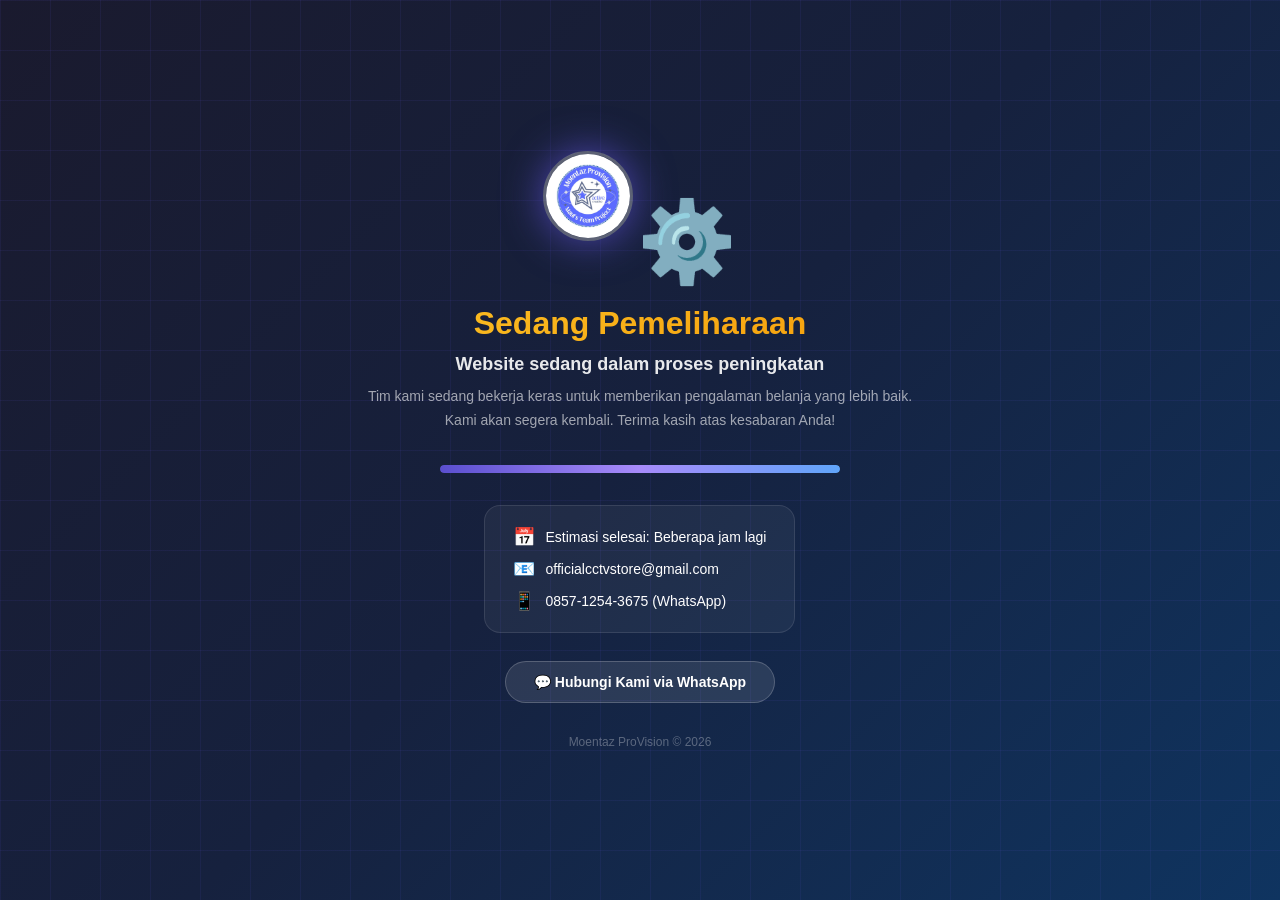
<file: maintenance.html>
<!DOCTYPE html>
<html lang="id">
<head>
  <meta charset="UTF-8"/>
  <meta name="viewport" content="width=device-width, initial-scale=1.0"/>
  <title>Pemeliharaan | Moentaz ProVision</title>
  <link rel="icon" type="image/jpeg" href="Blue Y2K Creative Star Class Logo.jpg"/>
  <style>
    * { margin:0; padding:0; box-sizing:border-box; }
    body {
      font-family: 'Segoe UI', sans-serif;
      background: linear-gradient(135deg, #1a1a2e, #16213e, #0f3460);
      min-height: 100vh; display: flex; align-items: center; justify-content: center;
      color: white; overflow: hidden;
    }
    /* Animated grid background */
    .grid-bg {
      position: fixed; inset: 0; pointer-events: none;
      background-image:
        linear-gradient(rgba(91,79,207,0.1) 1px, transparent 1px),
        linear-gradient(90deg, rgba(91,79,207,0.1) 1px, transparent 1px);
      background-size: 50px 50px;
      animation: gridMove 20s linear infinite;
    }
    @keyframes gridMove {
      0%   { transform: translateY(0); }
      100% { transform: translateY(50px); }
    }
    .container {
      text-align: center; padding: 40px 24px;
      position: relative; z-index: 1; max-width: 600px;
    }
    .logo {
      width: 90px; height: 90px; border-radius: 50%;
      object-fit: cover; border: 3px solid rgba(255,255,255,0.3);
      box-shadow: 0 0 40px rgba(91,79,207,0.8);
      margin-bottom: 28px;
    }
    .gear-wrap {
      font-size: 80px; margin-bottom: 16px;
      display: inline-block;
      animation: spin 4s linear infinite;
    }
    @keyframes spin { from { transform: rotate(0deg); } to { transform: rotate(360deg); } }
    .title {
      font-size: 32px; font-weight: 900; margin-bottom: 12px;
      background: linear-gradient(135deg, #fbbf24, #f59e0b);
      -webkit-background-clip: text; -webkit-text-fill-color: transparent;
      background-clip: text;
    }
    .subtitle { font-size: 18px; font-weight: 600; margin-bottom: 10px; opacity: 0.9; }
    .desc { font-size: 14px; opacity: 0.6; line-height: 1.7; margin-bottom: 32px; }
    .progress-wrap {
      background: rgba(255,255,255,0.1); border-radius: 50px;
      height: 8px; margin: 0 auto 32px; max-width: 400px; overflow: hidden;
    }
    .progress-bar {
      height: 100%; border-radius: 50px;
      background: linear-gradient(90deg, #5b4fcf, #a78bfa, #60a5fa);
      animation: progress 3s ease-in-out infinite alternate;
    }
    @keyframes progress {
      from { width: 30%; }
      to   { width: 85%; }
    }
    .info-box {
      background: rgba(255,255,255,0.05); border: 1px solid rgba(255,255,255,0.1);
      border-radius: 16px; padding: 20px 28px; margin-bottom: 28px;
      display: inline-block; text-align: left;
    }
    .info-row { display: flex; align-items: center; gap: 10px; margin-bottom: 10px; font-size: 14px; }
    .info-row:last-child { margin-bottom: 0; }
    .info-row span:first-child { font-size: 18px; }
    .contact-link {
      display: inline-block; padding: 12px 28px;
      background: rgba(255,255,255,0.1); border: 1px solid rgba(255,255,255,0.2);
      color: white; text-decoration: none; border-radius: 50px;
      font-size: 14px; font-weight: 600; transition: all 0.3s;
    }
    .contact-link:hover { background: rgba(255,255,255,0.2); }
    .brand { margin-top: 32px; font-size: 12px; opacity: 0.3; }
  </style>
</head>
<body>
  <div class="grid-bg"></div>
  <div class="container">
    <img src="Blue Y2K Creative Star Class Logo.jpg" alt="Logo" class="logo"/>
    <div class="gear-wrap">⚙️</div>
    <h1 class="title">Sedang Pemeliharaan</h1>
    <p class="subtitle">Website sedang dalam proses peningkatan</p>
    <p class="desc">
      Tim kami sedang bekerja keras untuk memberikan pengalaman belanja yang lebih baik.<br>
      Kami akan segera kembali. Terima kasih atas kesabaran Anda!
    </p>
    <div class="progress-wrap"><div class="progress-bar"></div></div>
    <div class="info-box">
      <div class="info-row"><span>📅</span><span>Estimasi selesai: Beberapa jam lagi</span></div>
      <div class="info-row"><span>📧</span><span>officialcctvstore@gmail.com</span></div>
      <div class="info-row"><span>📱</span><span>0857-1254-3675 (WhatsApp)</span></div>
    </div>
    <br/>
    <a href="https://wa.me/6285712543675" class="contact-link">💬 Hubungi Kami via WhatsApp</a>
    <p class="brand">Moentaz ProVision &copy; 2026</p>
  </div>
</body>
</html>
</file>
<file: style.css>
* { margin: 0; padding: 0; box-sizing: border-box; }
body { font-family: 'Segoe UI', sans-serif; overflow-x: hidden; }

/* ===== NAVBAR ===== */
.navbar {
  position: fixed; top: 0; left: 0; right: 0; z-index: 100;
  display: flex; justify-content: space-between; align-items: center;
  padding: 14px 24px;
  background: transparent;
  transition: background 0.3s;
}
.navbar.scrolled { background: rgba(0,0,0,0.3); backdrop-filter: blur(8px); }
.hamburger { background: none; border: none; color: white; font-size: 26px; cursor: pointer; }
.nav-right { display: flex; align-items: center; gap: 12px; }
.btn-masuk {
  background: white; color: #333; border: 2px solid white;
  padding: 8px 22px; border-radius: 25px; font-weight: 700; cursor: pointer; font-size: 14px;
  transition: all 0.2s;
}
.btn-masuk:hover { background: #eee; }
.btn-daftar {
  background: transparent; color: white; border: 2px solid white;
  padding: 8px 22px; border-radius: 25px; font-weight: 700; cursor: pointer; font-size: 14px;
  transition: all 0.2s;
}
.btn-daftar:hover { background: rgba(255,255,255,0.15); }
.btn-logout {
  background: #e53935; color: white; border: 2px solid #e53935;
  padding: 8px 18px; border-radius: 25px; font-weight: 700; cursor: pointer; font-size: 13px;
  transition: all 0.2s; white-space: nowrap;
}
.btn-logout:hover { background: #c62828; border-color: #c62828; }
.btn-cart {
  background: none; border: none; color: white; font-size: 22px; cursor: pointer;
  position: relative;
}
.cart-badge {
  position: absolute; top: -6px; right: -8px;
  background: red; color: white; border-radius: 50%;
  font-size: 11px; width: 18px; height: 18px;
  display: flex; align-items: center; justify-content: center; font-weight: 700;
}

/* ===== PAGES ===== */
.page { display: none; min-height: 100vh; }
.page.active { display: block; }

/* ===== HOME PAGE (1.png) ===== */
.hero-bg {
  min-height: 100vh;
  background: linear-gradient(135deg, #5b4fcf 0%, #7b6fe8 40%, #4a90d9 100%);
  display: flex; align-items: center; justify-content: flex-start;
  padding: 0 60px;
  position: relative; overflow: hidden;
}
.hero-bg::before {
  content: '';
  position: absolute; inset: 0;
  background: radial-gradient(circle at 70% 30%, rgba(100,120,255,0.4) 0%, transparent 60%),
              radial-gradient(circle at 30% 80%, rgba(80,100,220,0.3) 0%, transparent 50%);
}
/* Decorative blobs */
.hero-bg::after {
  content: '';
  position: absolute;
  width: 300px; height: 300px;
  background: radial-gradient(circle, rgba(150,160,255,0.5), rgba(100,120,255,0.2));
  border-radius: 50%;
  top: -60px; right: 200px;
  filter: blur(2px);
}
.hero-content { position: relative; z-index: 2; }
.hero-title {
  font-size: clamp(72px, 12vw, 160px);
  font-weight: 900; color: white;
  line-height: 0.9; letter-spacing: -2px;
  text-shadow: 0 4px 30px rgba(0,0,0,0.2);
}
.btn-order {
  margin-top: 40px;
  background: rgba(255,255,255,0.15);
  border: 2px solid rgba(255,255,255,0.6);
  color: white; font-size: 16px; font-weight: 700;
  padding: 16px 60px; border-radius: 50px;
  cursor: pointer; letter-spacing: 2px;
  backdrop-filter: blur(10px);
  transition: all 0.3s;
}
.btn-order:hover { background: rgba(255,255,255,0.3); transform: scale(1.05); }

/* ===== PRODUCTS PAGE (2.png) ===== */
.products-bg {
  min-height: 100vh;
  background: #e8eaf6;
  padding: 100px 40px 60px;
}
.section-title {
  text-align: center; font-size: 42px; font-weight: 900;
  color: #1a237e; margin-bottom: 40px; letter-spacing: 1px;
}
.featured-grid {
  display: grid; grid-template-columns: repeat(3, 1fr); gap: 30px;
  max-width: 1100px; margin: 0 auto 50px;
}
.featured-card {
  background: white; border-radius: 16px; padding: 24px;
  text-align: center; box-shadow: 0 4px 20px rgba(0,0,0,0.08);
  cursor: pointer; transition: transform 0.2s, box-shadow 0.2s;
}
.featured-card:hover { transform: translateY(-4px); box-shadow: 0 8px 30px rgba(0,0,0,0.15); }
.featured-card img { width: 180px; height: 160px; object-fit: contain; margin-bottom: 16px; }
.featured-card h3 { font-size: 15px; font-weight: 800; color: #1a237e; margin-bottom: 10px; }
.featured-card p { font-size: 12px; color: #555; line-height: 1.5; }

.product-grid {
  display: grid; grid-template-columns: repeat(4, 1fr); gap: 0;
  max-width: 1100px; margin: 0 auto;
  border: 1px solid #ccc;
}
.product-card {
  background: white; padding: 16px; position: relative;
  border: 1px solid #ddd; cursor: pointer;
  transition: box-shadow 0.2s;
}
.product-card:hover { box-shadow: 0 4px 20px rgba(0,0,0,0.15); z-index: 1; }
.product-card .star { position: absolute; top: 10px; left: 10px; font-size: 18px; }
.product-card.discount .badge {
  position: absolute; top: 10px; right: 10px;
  background: #e53935; color: white; font-size: 11px;
  padding: 3px 8px; border-radius: 4px; font-weight: 700;
}
.product-card img { width: 100%; height: 130px; object-fit: contain; }
.prod-info small { display: block; font-size: 10px; color: #888; }
.prod-info strong { display: block; font-size: 13px; font-weight: 800; color: #111; margin: 4px 0 2px; }
.price { color: #1a237e; font-weight: 800; font-size: 15px; margin: 6px 0; }
.prod-actions { display: flex; gap: 6px; align-items: center; margin-top: 8px; flex-wrap: wrap; }
.prod-actions button { font-size: 11px; padding: 5px 8px; border: 1px solid #ccc; border-radius: 4px; cursor: pointer; background: white; }
.btn-beli {
  background: #ff6f00 !important; color: white !important;
  border: none !important; border-radius: 6px !important;
  padding: 6px 10px !important; font-weight: 700 !important; font-size: 11px !important;
  flex: 1;
}

/* ===== DETAIL PAGE (3.png) ===== */
.detail-bg {
  min-height: 100vh;
  background: #e8eaf6;
  padding: 100px 20px 60px;
}
.detail-container {
  max-width: 600px; margin: 0 auto;
  background: white; border-radius: 16px; padding: 30px;
  box-shadow: 0 4px 30px rgba(0,0,0,0.1);
}
.btn-back {
  background: none; border: none; color: #5b4fcf;
  font-size: 15px; cursor: pointer; margin-bottom: 16px; font-weight: 600;
}
.detail-container > img { width: 200px; display: block; margin: 0 auto 20px; object-fit: contain; }
.detail-container h2 { font-size: 26px; font-weight: 900; color: #111; }
.detail-price { color: #ff6f00; font-size: 24px; font-weight: 900; margin: 8px 0 16px; }
.detail-actions { display: flex; gap: 10px; margin-bottom: 20px; }
.detail-actions button { padding: 10px 16px; border: 1px solid #ccc; border-radius: 8px; cursor: pointer; font-size: 14px; }
.btn-beli-detail {
  background: #ff6f00; color: white; border: none !important;
  border-radius: 8px; padding: 10px 30px !important;
  font-weight: 700; font-size: 14px; flex: 1;
}
.detail-desc h4 { font-size: 16px; font-weight: 800; color: #1a237e; margin: 20px 0 10px; text-align: center; }
.detail-desc p { font-size: 13px; line-height: 1.7; color: #333; margin-bottom: 8px; }
.reviews { display: grid; grid-template-columns: 1fr 1fr; gap: 12px; margin-top: 12px; }
.review-card { background: #f9f9f9; border-radius: 10px; padding: 12px; }
.rev-avatar {
  display: inline-flex; align-items: center; justify-content: center;
  width: 28px; height: 28px; border-radius: 50%; color: white;
  font-weight: 700; font-size: 13px; margin-right: 6px;
}
.rev-avatar.r { background: #e53935; }
.rev-avatar.m { background: #43a047; }
.rev-avatar.n { background: #1e88e5; }
.rev-avatar.d { background: #8e24aa; }
.review-card strong { font-size: 13px; }
.review-card div { font-size: 12px; margin: 4px 0; }
.review-card p { font-size: 12px; color: #555; }
.badges-row { display: flex; gap: 10px; margin-top: 20px; flex-wrap: wrap; }
.badge-garansi { background: #fff3e0; color: #e65100; border: 2px solid #ff6f00; padding: 8px 16px; border-radius: 8px; font-weight: 700; font-size: 13px; }
.badge-siap { background: #fff9c4; color: #f57f17; padding: 8px 16px; border-radius: 8px; font-weight: 700; font-size: 13px; }
.badge-ready { background: #e8f5e9; color: #2e7d32; padding: 8px 16px; border-radius: 8px; font-weight: 700; font-size: 13px; }

/* ===== KONTAK & TENTANG — diganti di professional.css ===== */

/* ===== MODALS ===== */
.modal-overlay {
  display: none; position: fixed; inset: 0; z-index: 200;
  background: rgba(0, 0, 0, 0.4);
  backdrop-filter: blur(8px);
  -webkit-backdrop-filter: blur(8px);
  align-items: center; justify-content: center;
}
.modal-overlay.open { display: flex; }
.modal-box {
  background: white; border-radius: 12px;
  padding: 40px 50px; max-width: 520px; width: 90%;
  position: relative; max-height: 90vh; overflow-y: auto;
}
.modal-close {
  position: absolute; top: 16px; right: 20px;
  background: none; border: none; font-size: 20px;
  font-weight: 700; cursor: pointer; color: #333;
}
.modal-box h2 { text-align: center; font-size: 32px; font-weight: 900; margin-bottom: 24px; }
.form-section-label { font-size: 14px; font-weight: 700; margin: 12px 0 8px; color: #333; }
.form-group {
  display: flex; align-items: center;
  border: 1px solid #ccc; border-radius: 6px;
  margin-bottom: 14px; overflow: hidden;
  background: #fafaf0;
}
.form-group input {
  flex: 1; padding: 12px 14px; border: none; outline: none;
  background: transparent; font-size: 14px;
}
.form-group span { padding: 0 14px; color: #888; font-size: 16px; }
.form-btns { display: flex; gap: 12px; margin-top: 10px; }
.btn-login {
  background: #00bcd4; color: white; border: none;
  padding: 12px 24px; border-radius: 6px; font-weight: 700;
  font-size: 14px; cursor: pointer; flex: 1;
}
.btn-lupa {
  background: #bbb; color: white; border: none;
  padding: 12px 24px; border-radius: 6px; font-weight: 700;
  font-size: 14px; cursor: pointer; flex: 1;
}
.btn-daftar-submit {
  width: 100%; background: #111; color: white; border: none;
  padding: 14px; border-radius: 6px; font-weight: 700;
  font-size: 16px; cursor: pointer; margin-top: 10px;
}

/* ===== CART MODAL (7.png) ===== */
.cart-box { max-width: 600px; padding: 30px; }
.cart-item {
  display: flex; align-items: center; gap: 16px;
  padding: 16px 0; border-bottom: 1px solid #eee;
}
.cart-item input[type=checkbox] { width: 18px; height: 18px; }
.cart-item img { width: 80px; height: 70px; object-fit: contain; border-radius: 8px; background: #f5f5f5; }
.cart-item-info { flex: 1; }
.cart-item-info strong { display: block; font-size: 15px; font-weight: 800; }
.cart-item-info .cart-price { color: #ff6f00; font-weight: 800; font-size: 15px; }
.qty-ctrl { display: flex; align-items: center; gap: 8px; margin-top: 8px; }
.qty-ctrl button {
  width: 28px; height: 28px; border: 1px solid #ccc;
  background: #f5f5f5; border-radius: 4px; cursor: pointer; font-size: 16px;
}
.qty-ctrl span { font-weight: 700; min-width: 20px; text-align: center; }
.cart-footer {
  display: flex; justify-content: space-between; align-items: center;
  padding-top: 16px; border-top: 1px solid #eee; margin-top: 8px;
}
.cart-footer label { display: flex; align-items: center; gap: 8px; font-size: 14px; }
.btn-checkout {
  background: #ff6f00; color: white; border: none;
  padding: 12px 32px; border-radius: 8px; font-weight: 700;
  font-size: 15px; cursor: pointer;
}

/* ===== CHAT MODAL (8.png) ===== */
.chat-box { padding: 0; max-width: 480px; overflow: hidden; }
.chat-header {
  display: flex; align-items: center; gap: 12px;
  padding: 16px 20px; border-bottom: 1px solid #eee;
}
.chat-avatar {
  width: 40px; height: 40px; border-radius: 50%;
  background: linear-gradient(135deg, #ff9800, #f44336);
  display: flex; align-items: center; justify-content: center;
  color: white; font-weight: 700; font-size: 18px;
}
.chat-messages {
  height: 320px; background: #e0e0e0;
  padding: 16px; overflow-y: auto;
  display: flex; flex-direction: column; gap: 8px;
}
.chat-msg { background: white; padding: 8px 12px; border-radius: 10px; max-width: 80%; font-size: 13px; }
.chat-msg.mine { align-self: flex-end; background: #dcf8c6; }
.chat-input-row {
  display: flex; align-items: center; gap: 8px;
  padding: 12px 16px; border-top: 1px solid #eee;
}
.chat-input-row input {
  flex: 1; border: 1px solid #ddd; border-radius: 20px;
  padding: 8px 14px; outline: none; font-size: 13px;
}
.chat-input-row button { background: none; border: none; font-size: 18px; cursor: pointer; }

/* ===== SIDEBAR (6.png) ===== */
.sidebar-overlay {
  display: none; position: fixed; inset: 0; z-index: 150;
  background: rgba(0, 0, 0, 0.4);
  backdrop-filter: blur(8px);
  -webkit-backdrop-filter: blur(8px);
}
.sidebar-overlay.open { display: block; }
.sidebar {
  position: fixed; top: 0; left: -320px; bottom: 0;
  width: 280px; background: white; z-index: 160;
  padding: 60px 30px 30px;
  transition: left 0.3s ease;
  box-shadow: 4px 0 20px rgba(0,0,0,0.15);
  overflow-y: auto;
  overflow-x: hidden;
  -webkit-overflow-scrolling: touch;
}
.sidebar.open { left: 0; }
.sidebar-close {
  position: absolute; top: 16px; right: 20px;
  background: none; border: none; font-size: 22px;
  font-weight: 700; cursor: pointer; color: #333;
}
.sidebar nav { display: flex; flex-direction: column; gap: 24px; margin-top: 20px; }
.sidebar nav a {
  text-decoration: none; color: #5b4fcf;
  font-size: 18px; font-weight: 700; letter-spacing: 1px;
  transition: color 0.2s;
}
.sidebar nav a:hover { color: #1a237e; }

/* ===== PIXEL ART IMAGES ===== */
.prod-img {
  image-rendering: pixelated;
  image-rendering: crisp-edges;
}
.featured-card .prod-img { width: 140px; height: 140px; object-fit: contain; margin-bottom: 16px; }
.product-card .prod-img  { width: 100%; height: 120px; object-fit: contain; }

/* ===== RESPONSIVE ===== */
@media (max-width: 768px) {
  .featured-grid { grid-template-columns: 1fr; }
  .product-grid { grid-template-columns: repeat(2, 1fr); }
  .hero-title { font-size: 60px; }
  .modal-box { padding: 24px 20px; }
  .reviews { grid-template-columns: 1fr; }
}
@media (max-width: 480px) {
  .product-grid { grid-template-columns: 1fr; }
  .hero-bg { padding: 0 24px; }
}

/* ===== TOAST NOTIF ===== */
#toast {
  position: fixed; bottom: 30px; left: 50%; transform: translateX(-50%) translateY(20px);
  background: #333; color: white; padding: 12px 28px; border-radius: 30px;
  font-size: 14px; font-weight: 600; z-index: 999;
  opacity: 0; transition: all 0.3s; pointer-events: none; white-space: nowrap;
}
#toast.show { opacity: 1; transform: translateX(-50%) translateY(0); }

/* ===== CHECKOUT MODAL ===== */
.checkout-box { max-width: 560px; padding: 30px 36px; }
.checkout-box h2 { font-size: 24px; margin-bottom: 16px; }
.co-section-title {
  font-size: 14px; font-weight: 800; color: #1a237e;
  margin: 18px 0 10px; padding-bottom: 6px;
  border-bottom: 2px solid #e8eaf6;
}
.co-item {
  display: flex; align-items: center; gap: 12px;
  padding: 8px 0; border-bottom: 1px solid #f0f0f0;
}
.co-item strong { font-size: 14px; }
.co-total-row {
  text-align: right; font-size: 15px; font-weight: 700;
  padding: 10px 0 4px; color: #333;
}
.co-group {
  display: grid; grid-template-columns: 1fr 1fr; gap: 8px;
  margin-bottom: 4px;
}
.co-option {
  display: flex; align-items: center; gap: 10px;
  border: 2px solid #e0e0e0; border-radius: 10px;
  padding: 10px 12px; cursor: pointer;
  transition: border-color 0.2s, background 0.2s;
}
.co-option:hover { border-color: #5b4fcf; background: #f3f0ff; }
.co-option.selected { border-color: #5b4fcf; background: #ede7f6; }
.co-option .co-icon { font-size: 20px; min-width: 28px; text-align: center; }
.co-option div strong { display: block; font-size: 13px; }
.co-option div small { font-size: 11px; color: #888; }
.btn-confirm-checkout {
  width: 100%; background: #5b4fcf; color: white; border: none;
  padding: 14px; border-radius: 10px; font-weight: 800;
  font-size: 15px; cursor: pointer; margin-top: 16px;
  transition: background 0.2s;
}
.btn-confirm-checkout:hover { background: #4527a0; }

/* ===== SUCCESS MODAL ===== */
.success-box { max-width: 420px; text-align: center; padding: 40px 36px; }
.success-icon { font-size: 60px; margin-bottom: 12px; }
.success-box h2 { font-size: 24px; color: #2e7d32; margin-bottom: 8px; }
.success-detail {
  background: #f9f9f9; border-radius: 10px; padding: 16px;
  text-align: left; margin-bottom: 8px;
}
.success-detail p { font-size: 14px; margin-bottom: 6px; color: #333; }

/* ===== SIDEBAR ENHANCED ===== */
.sidebar { width: 300px; }
.sidebar-user {
  display: flex; flex-direction: column; align-items: center;
  background: linear-gradient(135deg, #5b4fcf, #7b6fe8);
  border-radius: 12px; padding: 16px; margin-bottom: 16px; color: white;
}
.sidebar-avatar { font-size: 36px; margin-bottom: 6px; }
.sidebar-divider { height: 1px; background: #eee; margin: 14px 0; }
.sidebar-pay-card {
  background: linear-gradient(135deg, #5b4fcf, #9c27b0);
  border-radius: 14px; padding: 16px; color: white; cursor: pointer;
  transition: transform 0.2s;
}
.sidebar-pay-card:hover { transform: scale(1.02); }
.sidebar-pay-logo { font-size: 15px; font-weight: 800; margin-bottom: 6px; }
.sidebar-pay-saldo { font-size: 13px; margin-bottom: 10px; }
.sidebar-pay-saldo strong { font-size: 18px; }
.sidebar-pay-actions { display: flex; gap: 14px; }
.sidebar-pay-actions span {
  font-size: 11px; background: rgba(255,255,255,0.2);
  padding: 4px 10px; border-radius: 20px; cursor: pointer;
}
.sidebar-extra { display: flex; flex-direction: column; gap: 14px; }
.sidebar-extra a {
  text-decoration: none; color: #444; font-size: 15px;
  font-weight: 600; display: flex; align-items: center; gap: 8px;
  transition: color 0.2s;
}
.sidebar-extra a:hover { color: #5b4fcf; }

/* ===== CHAT MODAL ENHANCED ===== */
.chat-header {
  display: flex; align-items: center; gap: 12px;
  padding: 14px 16px; border-bottom: 1px solid #eee;
}
.chat-header > div { flex: 1; }
.chat-input-row {
  display: flex; align-items: center; gap: 8px;
  padding: 10px 14px; border-top: 1px solid #eee;
}
.chat-input-row input {
  flex: 1; border: 1px solid #ddd; border-radius: 20px;
  padding: 8px 14px; outline: none; font-size: 13px;
}
.chat-input-row button {
  background: #5b4fcf; color: white; border: none;
  border-radius: 50%; width: 34px; height: 34px;
  font-size: 16px; cursor: pointer;
}

/* ===== CCTVStorePay MODAL ===== */
.cctvpay-box {
  max-width: 480px; padding: 0; overflow: hidden; border-radius: 16px;
}
.cpay-header {
  background: linear-gradient(135deg, #5b4fcf, #9c27b0);
  color: white; padding: 28px 28px 20px; text-align: center;
}
.cpay-logo { font-size: 18px; font-weight: 900; margin-bottom: 8px; }
.cpay-saldo-label { font-size: 12px; opacity: 0.8; }
.cpay-saldo-val { font-size: 32px; font-weight: 900; margin: 4px 0; }
.cpay-nomor { font-size: 12px; opacity: 0.7; }
.cpay-menu-grid {
  display: grid; grid-template-columns: repeat(3, 1fr);
  gap: 1px; background: #eee; border-bottom: 1px solid #eee;
}
.cpay-menu-btn {
  background: white; border: none; padding: 16px 8px;
  cursor: pointer; display: flex; flex-direction: column;
  align-items: center; gap: 6px; transition: background 0.2s;
}
.cpay-menu-btn:hover { background: #f3f0ff; }
.cpay-menu-btn span { font-size: 22px; }
.cpay-menu-btn small { font-size: 11px; font-weight: 700; color: #444; }
.cpay-section { padding: 20px 24px; }
.cpay-section-title {
  font-size: 15px; font-weight: 800; color: #1a237e;
  margin-bottom: 14px; padding-bottom: 8px;
  border-bottom: 2px solid #e8eaf6;
}
.cpay-nominal-grid {
  display: grid; grid-template-columns: repeat(3, 1fr); gap: 8px;
}
.cpay-nominal {
  background: #f3f0ff; border: 2px solid #d1c4e9;
  border-radius: 8px; padding: 10px 6px; font-weight: 700;
  font-size: 13px; cursor: pointer; color: #5b4fcf;
  transition: all 0.2s;
}
.cpay-nominal:hover { background: #5b4fcf; color: white; border-color: #5b4fcf; }
.cpay-input {
  width: 100%; border: 1px solid #ddd; border-radius: 8px;
  padding: 10px 14px; font-size: 14px; margin-bottom: 10px;
  outline: none; box-sizing: border-box;
}
.cpay-input:focus { border-color: #5b4fcf; }
.cpay-btn {
  width: 100%; background: #5b4fcf; color: white; border: none;
  padding: 12px; border-radius: 8px; font-weight: 800;
  font-size: 14px; cursor: pointer; transition: background 0.2s;
}
.cpay-btn:hover { background: #4527a0; }
.cpay-info-row {
  display: flex; justify-content: space-between;
  font-size: 14px; margin-bottom: 12px; color: #555;
}
.cpay-info-row strong { color: #5b4fcf; font-size: 16px; }
.cpay-voucher-list { margin-top: 14px; display: flex; flex-direction: column; gap: 8px; }
.cpay-voucher-item {
  background: #f9f9f9; border: 1px dashed #ccc;
  border-radius: 8px; padding: 10px 14px; font-size: 13px; color: #444;
}
.cpay-riwayat-list { max-height: 260px; overflow-y: auto; }
.cpay-riwayat-item {
  display: flex; justify-content: space-between; align-items: center;
  padding: 10px 0; border-bottom: 1px solid #f0f0f0; font-size: 13px;
}
.cctvpay-box .modal-close {
  position: absolute; top: 12px; right: 16px;
  color: white; font-size: 18px; font-weight: 700;
  background: rgba(255,255,255,0.2); border: none;
  border-radius: 50%; width: 28px; height: 28px; cursor: pointer;
}

/* ===== LACAK PESANAN MODAL ===== */
.lacak-box { max-width: 500px; padding: 30px 36px; }
.lacak-box h2 { font-size: 22px; margin-bottom: 20px; }
.lacak-empty { text-align: center; padding: 40px 20px; }
.lacak-item {
  border: 1px solid #e0e0e0; border-radius: 12px;
  margin-bottom: 16px; overflow: hidden;
}
.lacak-item-header {
  display: flex; justify-content: space-between; align-items: center;
  background: #f3f0ff; padding: 10px 16px;
}
.lacak-item-header strong { font-size: 14px; color: #1a237e; }
.lacak-status {
  font-size: 12px; font-weight: 700; color: #ff6f00;
  background: #fff3e0; padding: 3px 10px; border-radius: 20px;
}
.lacak-item-body { padding: 12px 16px; border-bottom: 1px solid #f0f0f0; }
.lacak-item-body p { font-size: 13px; color: #444; margin-bottom: 4px; }
.lacak-timeline { padding: 12px 16px; display: flex; flex-direction: column; gap: 8px; }
.lacak-step {
  display: flex; align-items: center; gap: 8px;
  font-size: 13px; font-weight: 600; color: #aaa;
  padding: 6px 10px; border-radius: 8px;
}
.lacak-step.done {
  color: #2e7d32; background: #e8f5e9;
}
.lacak-step.pending {
  color: #bbb; background: #f5f5f5;
}

/* ===== PROMO & VOUCHER MODAL ===== */
.promo-box { max-width: 520px; padding: 30px 36px; }
.promo-box h2 { font-size: 22px; margin-bottom: 16px; }
.promo-section-title {
  font-size: 14px; font-weight: 800; color: #1a237e;
  margin-bottom: 12px; padding-bottom: 6px;
  border-bottom: 2px solid #e8eaf6;
}
.promo-product-list { display: flex; flex-direction: column; gap: 10px; }
.promo-product-card {
  display: flex; align-items: center; gap: 12px;
  border: 1px solid #e0e0e0; border-radius: 10px;
  padding: 10px 14px;
}
.promo-img { width: 56px; height: 56px; object-fit: contain; flex-shrink: 0; }
.promo-product-info { flex: 1; }
.promo-product-info strong { display: block; font-size: 14px; font-weight: 800; color: #111; }
.promo-product-info small { font-size: 11px; color: #888; }
.promo-price-row { display: flex; align-items: center; gap: 8px; margin-top: 4px; }
.promo-price-old { font-size: 12px; color: #aaa; text-decoration: line-through; }
.promo-price-new { font-size: 14px; font-weight: 800; color: #ff6f00; }
.promo-badge {
  background: #e53935; color: white;
  font-size: 11px; font-weight: 700;
  padding: 2px 7px; border-radius: 4px;
}
.promo-btn-beli {
  background: #ff6f00; color: white; border: none;
  padding: 8px 16px; border-radius: 8px;
  font-weight: 700; font-size: 13px; cursor: pointer;
  white-space: nowrap; flex-shrink: 0;
  transition: background 0.2s;
}
.promo-btn-beli:hover { background: #e65100; }

/* ===== QRIS MODAL ===== */
.qris-box { max-width: 400px; padding: 30px 36px; text-align: center; }
.qris-box h2 { font-size: 22px; margin-bottom: 4px; }
.qris-qr-wrap {
  display: flex; justify-content: center;
  margin: 16px auto;
  border: 3px solid #e53935;
  border-radius: 12px;
  width: fit-content;
  padding: 10px;
  background: white;
}
.qris-info { margin: 12px 0; }
.qris-total-label { font-size: 12px; color: #888; }
.qris-total-val { font-size: 26px; font-weight: 900; color: #e53935; margin: 4px 0; }
.qris-merchant { font-size: 11px; color: #aaa; }
.qris-steps {
  background: #f9f9f9; border-radius: 10px;
  padding: 12px 16px; margin: 14px 0;
  text-align: left;
}
.qris-step {
  font-size: 12px; color: #555;
  padding: 4px 0; border-bottom: 1px solid #eee;
}
.qris-step:last-child { border-bottom: none; }

/* ===== FORM RATING ===== */
.rating-form {
  background: #f3f0ff; border-radius: 12px;
  padding: 16px 20px; margin-top: 20px;
}
.rating-form h4 {
  font-size: 15px; font-weight: 800; color: #1a237e;
  margin-bottom: 10px; text-align: center;
}
.rating-stars {
  display: flex; justify-content: center; gap: 8px;
  margin-bottom: 4px;
}
.star-btn {
  font-size: 32px; color: #ddd; cursor: pointer;
  transition: color 0.15s, transform 0.15s;
  user-select: none;
}
.star-btn:hover,
.star-btn.active { color: #ff6f00; transform: scale(1.2); }
.rating-form textarea {
  width: 100%; border: 1px solid #d1c4e9; border-radius: 8px;
  padding: 10px 12px; font-size: 13px; resize: none;
  outline: none; font-family: inherit;
  background: white;
}
.rating-form textarea:focus { border-color: #5b4fcf; }
.btn-submit-rating {
  width: 100%; background: #5b4fcf; color: white; border: none;
  padding: 11px; border-radius: 8px; font-weight: 800;
  font-size: 14px; cursor: pointer; margin-top: 10px;
  transition: background 0.2s;
}
.btn-submit-rating:hover { background: #4527a0; }
.review-card-new { animation: fadeInUp 0.4s ease; }
@keyframes fadeInUp {
  from { opacity: 0; transform: translateY(10px); }
  to   { opacity: 1; transform: translateY(0); }
}

/* ===== PANEL ADMIN ===== */
.admin-box { max-width: 540px; padding: 0; overflow: hidden; border-radius: 16px; }
.admin-header {
  display: flex; align-items: center; gap: 12px;
  background: linear-gradient(135deg, #1a237e, #5b4fcf);
  color: white; padding: 20px 24px;
  font-size: 18px;
}
.admin-header > div { flex: 1; }
.admin-header strong { font-size: 16px; }
.admin-notif-wrap { position: relative; cursor: pointer; }
.admin-notif-badge {
  position: absolute; top: -6px; right: -6px;
  background: #e53935; color: white;
  font-size: 10px; font-weight: 900;
  width: 16px; height: 16px; border-radius: 50%;
  display: flex; align-items: center; justify-content: center;
}
.admin-tabs {
  display: flex; border-bottom: 2px solid #e8eaf6;
}
.admin-tab {
  flex: 1; padding: 12px; border: none; background: white;
  font-size: 13px; font-weight: 700; cursor: pointer;
  color: #888; transition: all 0.2s;
}
.admin-tab.active { color: #5b4fcf; border-bottom: 3px solid #5b4fcf; background: #f3f0ff; }
.admin-content { padding: 16px 20px; max-height: 420px; overflow-y: auto; }
.admin-empty { text-align: center; padding: 40px; color: #aaa; font-size: 14px; }
.admin-user-card {
  border: 1px solid #e0e0e0; border-radius: 10px;
  margin-bottom: 12px; overflow: hidden;
}
.admin-user-header {
  display: flex; align-items: center; gap: 10px;
  background: #f3f0ff; padding: 10px 14px;
}
.admin-user-avatar {
  width: 34px; height: 34px; border-radius: 50%;
  background: #5b4fcf; color: white;
  display: flex; align-items: center; justify-content: center;
  font-weight: 800; font-size: 15px; flex-shrink: 0;
}
.admin-user-header > div { flex: 1; }
.admin-user-header strong { font-size: 14px; color: #1a237e; }
.admin-user-num { font-size: 11px; color: #aaa; font-weight: 700; }
.admin-user-detail { padding: 10px 14px; display: flex; flex-direction: column; gap: 5px; }
.admin-user-detail div { font-size: 12px; color: #555; display: flex; gap: 8px; }
.admin-notif-item {
  display: flex; align-items: flex-start; gap: 12px;
  padding: 12px 0; border-bottom: 1px solid #f0f0f0;
}
.admin-notif-item:last-child { border-bottom: none; }

/* ===== ADMIN CHAT TAB ===== */
.admin-chat-item {
  border: 1px solid #e0e0e0; border-radius: 10px;
  margin-bottom: 10px; overflow: hidden;
}
.admin-chat-from {
  display: flex; align-items: center; gap: 8px;
  background: #f3f0ff; padding: 8px 12px;
  font-size: 13px;
}
.admin-chat-product {
  font-size: 11px; color: #5b4fcf; font-weight: 700;
  background: #ede7f6; padding: 2px 8px; border-radius: 10px;
}
.admin-chat-text {
  padding: 10px 14px; font-size: 13px; color: #333;
  background: white;
}

/* ===== ADMIN REPLY BUTTON ===== */
.admin-reply-btn {
  background: #5b4fcf; color: white; border: none;
  padding: 6px 16px; border-radius: 6px;
  font-size: 12px; font-weight: 700; cursor: pointer;
  transition: background 0.2s;
}
.admin-reply-btn:hover { background: #4527a0; }

/* ===== HERO BARU - MOENTAZ PROVISION ===== */
.hero-slogan {
  font-size: clamp(14px, 2.5vw, 20px);
  color: rgba(255,255,255,0.9);
  font-weight: 700; letter-spacing: 1px;
  margin: 12px 0 20px;
  text-shadow: 0 2px 8px rgba(0,0,0,0.2);
}
.hero-desc {
  max-width: 560px;
  margin-bottom: 28px;
}
.hero-desc > p {
  font-size: clamp(13px, 1.8vw, 16px);
  color: rgba(255,255,255,0.85);
  line-height: 1.7; margin-bottom: 16px;
}
.hero-features {
  display: grid; grid-template-columns: 1fr 1fr;
  gap: 8px 20px;
}
.hero-feature {
  font-size: 13px; color: rgba(255,255,255,0.9);
  font-weight: 600; display: flex; align-items: center; gap: 4px;
}
@media (max-width: 480px) {
  .hero-features { grid-template-columns: 1fr; }
}

/* ===== LACAK PESANAN - FOTO PENERIMAAN ===== */
.status-selesai {
  background: #e8f5e9 !important;
  color: #2e7d32 !important;
}
.lacak-terima-wrap {
  padding: 12px 16px;
  background: #f9f9f9;
  border-top: 1px solid #eee;
  text-align: center;
}
.btn-upload-foto {
  display: inline-block;
  background: #5b4fcf;
  color: white;
  padding: 9px 20px;
  border-radius: 8px;
  font-size: 13px;
  font-weight: 700;
  cursor: pointer;
  transition: background 0.2s;
}
.btn-upload-foto:hover { background: #4527a0; }
.lacak-foto-wrap {
  padding: 14px 16px;
  background: #f3f0ff;
  border-top: 1px solid #d1c4e9;
}
.lacak-foto-label {
  font-size: 13px;
  font-weight: 700;
  color: #5b4fcf;
  margin-bottom: 10px;
}
.lacak-foto-preview {
  width: 100%;
  max-height: 220px;
  object-fit: cover;
  border-radius: 10px;
  border: 2px solid #d1c4e9;
}

/* ===== FORM ALAMAT BERTINGKAT ===== */
.alamat-grid {
  display: grid;
  grid-template-columns: 1fr 1fr;
  gap: 8px;
  margin-bottom: 8px;
}
.alamat-select-wrap { width: 100%; }
.alamat-select {
  width: 100%; padding: 10px 12px;
  border: 1px solid #ccc; border-radius: 6px;
  font-size: 13px; background: #fafaf0;
  outline: none; cursor: pointer;
  appearance: auto;
}
.alamat-select:disabled { background: #f0f0f0; color: #aaa; cursor: not-allowed; }
.alamat-select:focus { border-color: #5b4fcf; }
.alamat-input {
  width: 100%; padding: 10px 12px;
  border: 1px solid #ccc; border-radius: 6px;
  font-size: 13px; margin-bottom: 8px;
  outline: none; box-sizing: border-box;
}
.alamat-input:focus { border-color: #5b4fcf; }

/* ===== MODAL KELOLA ALAMAT ===== */
.alamat-box { max-width: 520px; padding: 30px 36px; }
.alamat-box h2 { font-size: 20px; margin-bottom: 16px; }
.alamat-card {
  border: 2px solid #e0e0e0; border-radius: 10px;
  margin-bottom: 10px; overflow: hidden;
  transition: border-color 0.2s;
}
.alamat-card.alamat-utama { border-color: #5b4fcf; }
.alamat-card-header {
  display: flex; align-items: center; justify-content: space-between;
  background: #f3f0ff; padding: 8px 14px;
}
.alamat-card-header strong { font-size: 14px; color: #1a237e; }
.badge-utama {
  background: #5b4fcf; color: white;
  font-size: 11px; padding: 2px 10px; border-radius: 10px; font-weight: 700;
}
.btn-set-utama {
  background: none; border: 1px solid #5b4fcf; color: #5b4fcf;
  font-size: 11px; padding: 2px 10px; border-radius: 10px;
  cursor: pointer; font-weight: 700;
}
.alamat-card-body { padding: 8px 14px; font-size: 13px; color: #444; }
.alamat-card-actions {
  display: flex; gap: 8px; padding: 8px 14px;
  background: white; border-top: 1px solid #f0f0f0;
}
.btn-pilih-alamat {
  background: #5b4fcf; color: white; border: none;
  padding: 6px 16px; border-radius: 6px;
  font-size: 12px; font-weight: 700; cursor: pointer;
}
.btn-hapus-alamat {
  background: none; border: 1px solid #e53935; color: #e53935;
  padding: 6px 14px; border-radius: 6px;
  font-size: 12px; font-weight: 700; cursor: pointer;
}
.btn-tambah-alamat {
  width: 100%; background: white; border: 2px dashed #5b4fcf;
  color: #5b4fcf; padding: 10px; border-radius: 8px;
  font-size: 13px; font-weight: 700; cursor: pointer;
  margin-top: 8px; transition: background 0.2s;
}
.btn-tambah-alamat:hover { background: #f3f0ff; }
.alamat-form-title {
  font-size: 14px; font-weight: 800; color: #1a237e;
  margin: 14px 0 10px; padding-bottom: 6px;
  border-bottom: 2px solid #e8eaf6;
}

/* ===== CHECKOUT ALAMAT ROW ===== */
.co-alamat-row {
  display: flex; align-items: center; gap: 10px;
  background: #f3f0ff; border-radius: 8px;
  padding: 10px 14px; margin-bottom: 12px;
}
.btn-ganti-alamat {
  background: #5b4fcf; color: white; border: none;
  padding: 6px 14px; border-radius: 6px;
  font-size: 12px; font-weight: 700; cursor: pointer;
  white-space: nowrap; flex-shrink: 0;
}

/* ===== SISTEM PENJUAL ===== */
.auth-tabs {
  display: flex; margin-bottom: 16px;
  border-bottom: 2px solid #e8eaf6;
}
.auth-tab {
  flex: 1; padding: 10px; border: none; background: white;
  font-size: 14px; font-weight: 700; cursor: pointer; color: #888;
  transition: all 0.2s;
}
.auth-tab.active { color: #5b4fcf; border-bottom: 3px solid #5b4fcf; }
.auth-tab:last-child.active { color: #ff6f00; border-bottom-color: #ff6f00; }

.seller-reg-banner {
  display: flex; align-items: center; gap: 12px;
  background: linear-gradient(135deg, #ff6f00, #ff8f00);
  color: white; border-radius: 10px; padding: 14px 16px; margin-bottom: 16px;
}
.seller-reg-banner span { font-size: 28px; }
.seller-reg-banner strong { display: block; font-size: 14px; }
.seller-reg-banner p { font-size: 12px; opacity: 0.9; margin: 2px 0 0; }

/* Dashboard Penjual */
.seller-dashboard-box { max-width: 520px; padding: 0; border-radius: 16px; overflow: hidden; }
.seller-dash-header {
  display: flex; align-items: center; gap: 14px;
  background: linear-gradient(135deg, #ff6f00, #ff8f00);
  color: white; padding: 24px 24px 20px;
}
.seller-dash-avatar { font-size: 40px; }
.seller-dash-name { font-size: 18px; font-weight: 900; }
.seller-dash-username { font-size: 12px; opacity: 0.8; }
.seller-dash-badge { font-size: 11px; background: rgba(255,255,255,0.2); padding: 2px 10px; border-radius: 10px; margin-top: 4px; display: inline-block; }
.seller-dash-stats {
  display: grid; grid-template-columns: repeat(3,1fr);
  background: #fff8f0; border-bottom: 1px solid #ffe0b2;
}
.seller-stat { text-align: center; padding: 14px 8px; }
.seller-stat-val { font-size: 22px; font-weight: 900; color: #ff6f00; }
.seller-stat-label { font-size: 11px; color: #888; }
.seller-dash-menu {
  display: grid; grid-template-columns: repeat(2,1fr);
  gap: 1px; background: #eee; border-bottom: 1px solid #eee;
}
.seller-menu-btn {
  background: white; border: none; padding: 14px 8px;
  font-size: 13px; font-weight: 700; cursor: pointer; color: #444;
  transition: background 0.2s;
}
.seller-menu-btn:hover { background: #fff3e0; color: #ff6f00; }
#seller-section-content { padding: 16px 20px; max-height: 360px; overflow-y: auto; }
.seller-section-title {
  font-size: 14px; font-weight: 800; color: #ff6f00;
  margin-bottom: 12px; padding-bottom: 6px;
  border-bottom: 2px solid #ffe0b2;
}
.seller-empty { text-align: center; color: #aaa; padding: 30px; font-size: 13px; }
.seller-btn-tambah {
  width: 100%; background: white; border: 2px dashed #ff6f00;
  color: #ff6f00; padding: 10px; border-radius: 8px;
  font-size: 13px; font-weight: 700; cursor: pointer; margin-bottom: 12px;
  transition: background 0.2s;
}
.seller-btn-tambah:hover { background: #fff3e0; }
.seller-produk-list { display: flex; flex-direction: column; gap: 10px; }
.seller-produk-card {
  display: flex; align-items: center; justify-content: space-between;
  border: 1px solid #ffe0b2; border-radius: 10px; padding: 12px 14px;
  background: #fff8f0;
}
.seller-produk-info { flex: 1; }
.seller-produk-info strong { font-size: 14px; color: #111; }
.seller-produk-actions { display: flex; gap: 6px; }
.seller-btn-edit {
  background: #5b4fcf; color: white; border: none;
  padding: 5px 12px; border-radius: 6px; font-size: 12px; cursor: pointer;
}
.seller-btn-hapus {
  background: #e53935; color: white; border: none;
  padding: 5px 12px; border-radius: 6px; font-size: 12px; cursor: pointer;
}
.seller-form-produk-wrap {
  background: #fff8f0; border: 1px solid #ffe0b2;
  border-radius: 10px; padding: 16px; margin-bottom: 12px;
}
.seller-pesanan-card { border: 1px solid #ffe0b2; border-radius: 10px; margin-bottom: 10px; overflow: hidden; }
.seller-pesanan-header {
  display: flex; justify-content: space-between; align-items: center;
  background: #fff3e0; padding: 8px 14px;
}
.seller-pesanan-status { font-size: 12px; font-weight: 700; color: #ff6f00; background: #ffe0b2; padding: 2px 10px; border-radius: 10px; }
.seller-profil-wrap { display: flex; flex-direction: column; gap: 10px; }
.seller-profil-row {
  display: flex; justify-content: space-between; align-items: flex-start;
  padding: 8px 0; border-bottom: 1px solid #f0f0f0; font-size: 13px;
}
.seller-profil-row span { color: #888; min-width: 100px; }
.seller-profil-row strong { color: #333; text-align: right; flex: 1; }

/* ===== UPGRADE DASHBOARD PENJUAL ===== */
.seller-dashboard-box { max-width: 560px; }
.seller-saldo-btn {
  background: rgba(255,255,255,0.2); border: 1px solid rgba(255,255,255,0.4);
  color: white; padding: 6px 12px; border-radius: 20px;
  font-size: 12px; font-weight: 700; cursor: pointer; white-space: nowrap;
}
.seller-dash-stats { grid-template-columns: repeat(4,1fr); }
.seller-tab-menu {
  display: flex; overflow-x: auto; background: white;
  border-bottom: 2px solid #ffe0b2; gap: 0;
}
.seller-tab-btn {
  flex-shrink: 0; padding: 10px 14px; border: none; background: white;
  font-size: 12px; font-weight: 700; cursor: pointer; color: #888;
  border-bottom: 3px solid transparent; transition: all 0.2s; position: relative;
}
.seller-tab-btn.active { color: #ff6f00; border-bottom-color: #ff6f00; }
.seller-notif-badge {
  position: absolute; top: 4px; right: 4px;
  background: #e53935; color: white; font-size: 9px; font-weight: 900;
  width: 14px; height: 14px; border-radius: 50%;
  display: inline-flex; align-items: center; justify-content: center;
}
.seller-content-area { padding: 14px 18px; max-height: 380px; overflow-y: auto; }
.seller-dash-footer {
  display: flex; border-top: 1px solid #eee;
}
.seller-footer-btn {
  flex: 1; padding: 12px; border: none; background: white;
  font-size: 13px; font-weight: 700; cursor: pointer; color: #5b4fcf;
  transition: background 0.2s;
}
.seller-footer-btn:hover { background: #f3f0ff; }
.seller-footer-logout { color: #e53935; }
.seller-footer-logout:hover { background: #ffebee; }
.seller-filter-tabs { display: flex; gap: 6px; margin-bottom: 12px; flex-wrap: wrap; }
.seller-filter-btn {
  padding: 5px 12px; border: 1px solid #ffe0b2; border-radius: 20px;
  background: white; font-size: 12px; font-weight: 700; cursor: pointer; color: #888;
}
.seller-filter-btn.active { background: #ff6f00; color: white; border-color: #ff6f00; }
.seller-keuangan-summary { margin-bottom: 14px; }
.seller-keu-card {
  color: white; border-radius: 12px; padding: 16px 20px; margin-bottom: 10px;
}
.seller-keu-row {
  display: flex; justify-content: space-between; align-items: center;
  padding: 8px 0; border-bottom: 1px solid #f0f0f0; font-size: 13px;
}
.seller-promo-form { background: #fff8f0; border-radius: 10px; padding: 14px; margin-bottom: 12px; }
.seller-promo-card {
  display: flex; align-items: center; justify-content: space-between;
  border: 1px solid #ffe0b2; border-radius: 8px; padding: 10px 14px;
  margin-bottom: 8px; background: #fff8f0;
}

/* ===== PAGE PENJUAL FULL ===== */
.seller-page-bg {
  min-height: 100vh;
  background: #f5f5f5;
  display: flex; flex-direction: column;
}

/* Navbar Penjual */
.seller-navbar {
  position: sticky; top: 0; z-index: 100;
  background: linear-gradient(135deg, #ff6f00, #ff8f00);
  display: flex; align-items: center; justify-content: space-between;
  padding: 12px 20px;
  box-shadow: 0 2px 10px rgba(255,111,0,0.3);
}
.seller-navbar-left { display: flex; align-items: center; gap: 12px; }
.seller-nav-back {
  background: rgba(255,255,255,0.2); border: none; color: white;
  padding: 6px 12px; border-radius: 20px; font-size: 13px;
  font-weight: 700; cursor: pointer;
}
.seller-nav-logo { color: white; font-weight: 900; font-size: 16px; }
.seller-nav-badge {
  background: rgba(255,255,255,0.25); color: white;
  font-size: 10px; padding: 2px 8px; border-radius: 10px; margin-left: 6px;
}
.seller-navbar-right { display: flex; align-items: center; gap: 12px; }
.seller-nav-toko { color: white; font-weight: 700; font-size: 14px; }
.seller-nav-saldo {
  background: rgba(255,255,255,0.2); color: white;
  padding: 6px 14px; border-radius: 20px; font-size: 13px;
  font-weight: 700; cursor: pointer; border: 1px solid rgba(255,255,255,0.3);
}

/* Layout */
.seller-layout {
  display: flex; flex: 1;
  min-height: calc(100vh - 56px);
}

/* Sidebar Desktop */
.seller-sidebar-menu {
  width: 220px; flex-shrink: 0;
  background: linear-gradient(180deg, #1a237e 0%, #283593 100%);
  display: flex; flex-direction: column;
  padding: 0 0 20px;
}
.seller-sidebar-profile {
  padding: 20px 16px;
  background: rgba(0,0,0,0.2);
  text-align: center; margin-bottom: 8px;
}
.seller-sidebar-avatar { font-size: 36px; margin-bottom: 8px; }
.seller-sidebar-nav { display: flex; flex-direction: column; flex: 1; padding: 8px 0; }
.seller-snav {
  display: flex; align-items: center; gap: 10px;
  padding: 12px 20px; color: rgba(255,255,255,0.7);
  text-decoration: none; font-size: 14px; font-weight: 600;
  transition: all 0.2s; position: relative;
  border-left: 3px solid transparent;
}
.seller-snav:hover { background: rgba(255,255,255,0.1); color: white; }
.seller-snav.active { background: rgba(255,111,0,0.2); color: #ff8f00; border-left-color: #ff6f00; }
.seller-snav-badge {
  background: #e53935; color: white; font-size: 10px; font-weight: 900;
  padding: 1px 6px; border-radius: 10px; margin-left: auto;
}
.seller-sidebar-logout {
  margin: 8px 16px 0; background: rgba(229,57,53,0.2);
  border: 1px solid rgba(229,57,53,0.4); color: #ef9a9a;
  padding: 10px; border-radius: 8px; font-size: 13px;
  font-weight: 700; cursor: pointer; transition: all 0.2s;
}
.seller-sidebar-logout:hover { background: rgba(229,57,53,0.4); color: white; }

/* Konten Utama */
.seller-main-content {
  flex: 1; padding: 24px; overflow-y: auto;
  max-height: calc(100vh - 56px);
}

/* Kartu Statistik */
.seller-stats-grid {
  display: grid; grid-template-columns: repeat(4, 1fr);
  gap: 14px; margin-bottom: 24px;
}
.seller-stat-card {
  background: white; border-radius: 12px; padding: 16px;
  box-shadow: 0 2px 8px rgba(0,0,0,0.06);
  border-left: 4px solid #ff6f00;
}
.seller-stat-card:nth-child(2) { border-left-color: #5b4fcf; }
.seller-stat-card:nth-child(3) { border-left-color: #2e7d32; }
.seller-stat-card:nth-child(4) { border-left-color: #1e88e5; }
.seller-stat-card-val { font-size: 22px; font-weight: 900; color: #111; }
.seller-stat-card-label { font-size: 12px; color: #888; margin-top: 4px; }

/* Section Title */
.seller-page-title {
  font-size: 20px; font-weight: 900; color: #1a237e;
  margin-bottom: 16px; display: flex; align-items: center; gap: 8px;
}
.seller-card {
  background: white; border-radius: 12px; padding: 20px;
  box-shadow: 0 2px 8px rgba(0,0,0,0.06); margin-bottom: 16px;
}
.seller-card-title {
  font-size: 15px; font-weight: 800; color: #333;
  margin-bottom: 14px; padding-bottom: 10px;
  border-bottom: 2px solid #f0f0f0;
}

/* Produk Grid */
.seller-produk-grid {
  display: grid; grid-template-columns: repeat(auto-fill, minmax(200px, 1fr));
  gap: 14px;
}
.seller-produk-item {
  background: white; border-radius: 10px; padding: 14px;
  border: 1px solid #e0e0e0; transition: box-shadow 0.2s;
}
.seller-produk-item:hover { box-shadow: 0 4px 16px rgba(0,0,0,0.1); }
.seller-produk-item-name { font-weight: 800; font-size: 14px; margin-bottom: 4px; }
.seller-produk-item-price { color: #ff6f00; font-weight: 900; font-size: 15px; }
.seller-produk-item-info { font-size: 11px; color: #888; margin: 4px 0; }
.seller-produk-item-actions { display: flex; gap: 6px; margin-top: 10px; }

/* Form Produk */
.seller-form-card {
  background: white; border-radius: 12px; padding: 20px;
  box-shadow: 0 2px 8px rgba(0,0,0,0.06); margin-bottom: 16px;
  border-top: 4px solid #ff6f00;
}
.seller-form-grid {
  display: grid; grid-template-columns: 1fr 1fr;
  gap: 12px; margin-bottom: 12px;
}
.seller-input {
  width: 100%; padding: 10px 14px; border: 1px solid #ddd;
  border-radius: 8px; font-size: 14px; outline: none;
  box-sizing: border-box; font-family: inherit;
}
.seller-input:focus { border-color: #ff6f00; }
.seller-select {
  width: 100%; padding: 10px 14px; border: 1px solid #ddd;
  border-radius: 8px; font-size: 14px; outline: none;
  background: white; box-sizing: border-box;
}
.seller-textarea {
  width: 100%; padding: 10px 14px; border: 1px solid #ddd;
  border-radius: 8px; font-size: 14px; outline: none; resize: none;
  font-family: inherit; box-sizing: border-box;
}
.seller-btn-primary {
  background: #ff6f00; color: white; border: none;
  padding: 11px 24px; border-radius: 8px; font-weight: 800;
  font-size: 14px; cursor: pointer; transition: background 0.2s;
}
.seller-btn-primary:hover { background: #e65100; }
.seller-btn-secondary {
  background: white; color: #ff6f00; border: 2px solid #ff6f00;
  padding: 9px 20px; border-radius: 8px; font-weight: 700;
  font-size: 13px; cursor: pointer;
}

/* Pesanan */
.seller-pesanan-table { width: 100%; border-collapse: collapse; }
.seller-pesanan-table th {
  background: #f5f5f5; padding: 10px 14px; text-align: left;
  font-size: 12px; color: #888; font-weight: 700;
}
.seller-pesanan-table td { padding: 12px 14px; border-bottom: 1px solid #f0f0f0; font-size: 13px; }
.seller-pesanan-table tr:hover td { background: #fff8f0; }
.seller-status-badge {
  padding: 3px 10px; border-radius: 20px; font-size: 11px; font-weight: 700;
}

/* Keuangan */
.seller-keu-grid { display: grid; grid-template-columns: 1fr 1fr 1fr; gap: 14px; margin-bottom: 20px; }
.seller-keu-summary-card {
  border-radius: 12px; padding: 16px; color: white; text-align: center;
}
.seller-keu-summary-card .val { font-size: 20px; font-weight: 900; }
.seller-keu-summary-card .lbl { font-size: 11px; opacity: 0.8; margin-top: 4px; }

/* Bottom Nav Mobile */
.seller-bottom-nav {
  display: none;
  position: fixed; bottom: 0; left: 0; right: 0; z-index: 200;
  background: white; border-top: 1px solid #eee;
  box-shadow: 0 -2px 10px rgba(0,0,0,0.1);
}
.seller-bnav-btn {
  flex: 1; display: flex; flex-direction: column; align-items: center;
  padding: 8px 4px; border: none; background: white;
  font-size: 10px; font-weight: 700; color: #888; cursor: pointer;
  position: relative; transition: color 0.2s;
}
.seller-bnav-btn span:first-child { font-size: 20px; }
.seller-bnav-btn.active { color: #ff6f00; }
.seller-bnav-badge {
  position: absolute; top: 4px; right: calc(50% - 14px);
  background: #e53935; color: white; font-size: 9px;
  width: 14px; height: 14px; border-radius: 50%;
  display: flex; align-items: center; justify-content: center; font-weight: 900;
}

/* ===== MOBILE RESPONSIVE GLOBAL ===== */
@media (max-width: 768px) {
  /* Seller Page */
  .seller-sidebar-menu { display: none; }
  .seller-bottom-nav { display: flex; }
  .seller-main-content { padding: 14px 12px; padding-bottom: 70px; }
  .seller-stats-grid { grid-template-columns: repeat(2, 1fr); gap: 10px; }
  .seller-produk-grid { grid-template-columns: repeat(2, 1fr); }
  .seller-form-grid { grid-template-columns: 1fr; }
  .seller-keu-grid { grid-template-columns: 1fr; }
  .seller-navbar { padding: 10px 14px; }
  .seller-nav-toko { display: none; }
  /* Produk table scroll */
  .seller-pesanan-table-wrap { overflow-x: auto; }

  /* Global */
  .featured-grid { grid-template-columns: 1fr; }
  .product-grid { grid-template-columns: repeat(2, 1fr); }
  .hero-title { font-size: 52px; }
  .hero-features { grid-template-columns: 1fr; }
  .modal-box { padding: 20px 16px; margin: 10px; width: calc(100% - 20px); }
  .co-group { grid-template-columns: 1fr; }
  .reviews { grid-template-columns: 1fr; }
  .alamat-grid { grid-template-columns: 1fr; }
  .cpay-menu-grid { grid-template-columns: repeat(3, 1fr); }
  .admin-tabs { flex-wrap: wrap; }
  .seller-dash-stats { grid-template-columns: repeat(2, 1fr); }
  .seller-tab-menu { gap: 0; }
  .seller-tab-btn { padding: 8px 10px; font-size: 11px; }
}

@media (max-width: 480px) {
  .product-grid { grid-template-columns: 1fr; }
  .hero-bg { padding: 0 16px; }
  .hero-title { font-size: 42px; }
  .seller-stats-grid { grid-template-columns: 1fr 1fr; }
  .seller-produk-grid { grid-template-columns: 1fr; }
  .navbar { padding: 10px 14px; }
  .btn-masuk, .btn-daftar { padding: 6px 14px; font-size: 12px; }
}

/* ===== FILTER BAR PRODUK ===== */
.produk-filter-bar {
  display: flex; gap: 10px; align-items: center;
  max-width: 1100px; margin: 0 auto 24px;
  flex-wrap: wrap;
}
.produk-search-input {
  flex: 1; min-width: 200px; padding: 10px 16px;
  border: 2px solid #e0e0e0; border-radius: 25px;
  font-size: 14px; outline: none; background: white;
  transition: border-color 0.2s;
}
.produk-search-input:focus { border-color: #5b4fcf; }
.produk-filter-select {
  padding: 10px 14px; border: 2px solid #e0e0e0;
  border-radius: 25px; font-size: 13px; outline: none;
  background: white; cursor: pointer;
  transition: border-color 0.2s;
}
.produk-filter-select:focus { border-color: #5b4fcf; }

/* ===== PRODUK PENJUAL ===== */
.seller-products-header {
  max-width: 1100px; margin: 0 auto 12px;
  display: flex; align-items: center; gap: 8px;
  font-size: 15px; font-weight: 800; color: #1a237e;
  padding: 8px 14px; background: white;
  border-radius: 8px; border-left: 4px solid #ff6f00;
}
.seller-product-card {
  background: white; border-radius: 10px; padding: 14px;
  border: 1px solid #ffe0b2; cursor: pointer;
  transition: box-shadow 0.2s, transform 0.2s;
  position: relative;
}
.seller-product-card:hover { box-shadow: 0 4px 16px rgba(255,111,0,0.15); transform: translateY(-2px); }
.seller-product-badge {
  position: absolute; top: 8px; left: 8px;
  background: #ff6f00; color: white; font-size: 10px;
  font-weight: 700; padding: 2px 8px; border-radius: 10px;
}
.seller-product-toko {
  font-size: 11px; color: #ff6f00; font-weight: 700;
  margin-bottom: 4px; display: flex; align-items: center; gap: 4px;
}
.seller-product-name { font-weight: 800; font-size: 13px; color: #111; margin-bottom: 2px; }
.seller-product-kat { font-size: 11px; color: #888; margin-bottom: 6px; }
.seller-product-price { color: #ff6f00; font-weight: 900; font-size: 15px; }
.seller-product-stok { font-size: 11px; color: #888; margin-top: 4px; }
.seller-product-actions { display: flex; gap: 6px; margin-top: 10px; }
.seller-product-actions button {
  flex: 1; padding: 7px; border: none; border-radius: 6px;
  font-size: 12px; font-weight: 700; cursor: pointer;
}
.btn-chat-seller { background: #f3f0ff; color: #5b4fcf; }
.btn-beli-seller { background: #ff6f00; color: white; }

/* ===== MODAL DETAIL PRODUK PENJUAL ===== */
.seller-detail-box { max-width: 500px; padding: 28px 32px; }
.seller-detail-toko {
  display: flex; align-items: center; gap: 10px;
  background: #fff8f0; border-radius: 10px; padding: 10px 14px;
  margin-bottom: 16px;
}
.seller-detail-toko-avatar { font-size: 24px; }
.seller-detail-toko-info strong { font-size: 14px; color: #ff6f00; }
.seller-detail-toko-info small { display: block; font-size: 11px; color: #888; }

@media (max-width: 768px) {
  .produk-filter-bar { gap: 8px; }
  .produk-search-input { min-width: 100%; }
  .produk-filter-select { flex: 1; }
}

/* ============================================
   MOBILE RESPONSIVE - KOMPREHENSIF
   Mendukung HP 320px - 768px
   ============================================ */

/* ===== NAVBAR MOBILE ===== */
@media (max-width: 768px) {
  .navbar { padding: 10px 14px; }
  .btn-masuk  { padding: 6px 12px; font-size: 12px; }
  .btn-daftar { padding: 6px 12px; font-size: 12px; }
  .btn-logout { padding: 6px 10px; font-size: 11px; max-width: 160px; overflow: hidden; text-overflow: ellipsis; white-space: nowrap; }
  .nav-right  { gap: 6px; }
  .cart-badge { width: 15px; height: 15px; font-size: 9px; }
}

/* ===== HOME PAGE MOBILE ===== */
@media (max-width: 768px) {
  .hero-bg { padding: 80px 20px 40px; align-items: flex-start; }
  .hero-title { font-size: clamp(48px, 14vw, 80px); line-height: 0.9; }
  .hero-slogan { font-size: 14px; }
  .hero-desc > p { font-size: 13px; }
  .hero-features { grid-template-columns: 1fr 1fr; gap: 6px 12px; }
  .hero-feature { font-size: 12px; }
  .btn-order { padding: 12px 36px; font-size: 14px; margin-top: 24px; }
}

@media (max-width: 480px) {
  .hero-bg { padding: 70px 16px 30px; }
  .hero-title { font-size: clamp(40px, 16vw, 60px); }
  .hero-features { grid-template-columns: 1fr; }
  .btn-order { width: 100%; text-align: center; }
}

/* ===== PRODUCTS PAGE MOBILE ===== */
@media (max-width: 768px) {
  .products-bg { padding: 70px 14px 40px; }
  .section-title { font-size: 26px; margin-bottom: 20px; }
  .featured-grid { grid-template-columns: 1fr; gap: 14px; }
  .featured-card img { width: 120px; height: 120px; }
  .product-grid { grid-template-columns: repeat(2, 1fr); }
  .product-card { padding: 10px; }
  .product-card img { height: 100px; }
  .prod-info strong { font-size: 12px; }
  .price { font-size: 13px; }
  .prod-actions { flex-direction: column; gap: 4px; }
  .btn-beli { width: 100% !important; }
  .produk-filter-bar { flex-direction: column; gap: 8px; }
  .produk-search-input { width: 100%; min-width: unset; }
  .produk-filter-select { width: 100%; }
}

@media (max-width: 480px) {
  .product-grid { grid-template-columns: 1fr; }
  .featured-card { padding: 16px; }
}

/* ===== DETAIL PAGE MOBILE ===== */
@media (max-width: 768px) {
  .detail-bg { padding: 70px 12px 40px; }
  .detail-container { padding: 20px 16px; }
  .detail-container > img { width: 140px; height: 140px; }
  .detail-container h2 { font-size: 20px; }
  .detail-price { font-size: 20px; }
  .detail-actions { flex-wrap: wrap; gap: 8px; }
  .detail-actions button { flex: 1; min-width: 80px; }
  .reviews { grid-template-columns: 1fr; }
  .badges-row { flex-direction: column; gap: 8px; }
}

/* ===== SIDEBAR MOBILE ===== */
@media (max-width: 768px) {
  .sidebar { width: 85vw; max-width: 300px; padding: 50px 20px 20px; }
  .sidebar nav a { font-size: 16px; }
  .sidebar-pay-card { padding: 12px; }
  .sidebar-pay-logo { font-size: 13px; }
  .sidebar-pay-saldo strong { font-size: 16px; }
  .sidebar-pay-actions { gap: 8px; }
  .sidebar-pay-actions span { font-size: 10px; padding: 3px 8px; }
  .sidebar-extra a { font-size: 14px; }
}

/* ===== MODAL MOBILE ===== */
@media (max-width: 768px) {
  .modal-overlay { align-items: flex-end; padding: 0; }
  .modal-box {
    width: 100%;
    max-width: 100%;
    border-radius: 20px 20px 0 0;
    padding: 24px 18px;
    max-height: 92vh;
    margin: 0;
  }
  .modal-box h2 { font-size: 22px; }
  /* Kecuali modal chat dan beberapa modal kecil */
  .chat-box { border-radius: 20px 20px 0 0; }
  .success-box { border-radius: 20px 20px 0 0; text-align: center; }
  .qris-box { border-radius: 20px 20px 0 0; }
  .lacak-box { border-radius: 20px 20px 0 0; }
  .promo-box { border-radius: 20px 20px 0 0; }
  .alamat-box { border-radius: 20px 20px 0 0; }
  .admin-box { border-radius: 20px 20px 0 0; max-width: 100%; }
  .cctvpay-box { border-radius: 20px 20px 0 0; max-width: 100%; }
  .seller-dashboard-box { border-radius: 20px 20px 0 0; max-width: 100%; }
  .seller-detail-box { border-radius: 20px 20px 0 0; max-width: 100%; }
}

@media (max-width: 480px) {
  .modal-box { padding: 20px 14px; }
  .form-group input { font-size: 14px; }
  .form-btns { flex-direction: column; gap: 8px; }
  .btn-login, .btn-lupa { width: 100%; }
}

/* ===== CHECKOUT MODAL MOBILE ===== */
@media (max-width: 768px) {
  .checkout-box { padding: 20px 14px; }
  .co-group { grid-template-columns: 1fr; }
  .co-option { padding: 8px 10px; }
  .co-alamat-row { flex-direction: column; align-items: flex-start; gap: 8px; }
  .btn-ganti-alamat { width: 100%; }
}

/* ===== CART MODAL MOBILE ===== */
@media (max-width: 768px) {
  .cart-box { padding: 20px 14px; }
  .cart-item img { width: 60px; height: 55px; }
  .cart-item-info strong { font-size: 13px; }
}

/* ===== CCTVPAY MODAL MOBILE ===== */
@media (max-width: 768px) {
  .cpay-menu-grid { grid-template-columns: repeat(3, 1fr); }
  .cpay-nominal-grid { grid-template-columns: repeat(2, 1fr); }
  .cpay-section { padding: 14px 16px; }
}

/* ===== KONTAK & TENTANG MOBILE ===== */
@media (max-width: 768px) {
  .kontak-container { padding: 20px 16px; }
  .kontak-container h2 { font-size: 24px; }
  .kontak-item strong { font-size: 16px; }
  .kontak-icon { font-size: 32px; }
  .tentang-container p { font-size: 14px; }
}

/* ===== ADMIN PANEL MOBILE ===== */
@media (max-width: 768px) {
  .admin-box { max-width: 100%; }
  .admin-tabs { flex-wrap: nowrap; overflow-x: auto; }
  .admin-tab { flex-shrink: 0; padding: 10px 12px; font-size: 12px; }
  .admin-content { max-height: 50vh; }
  .admin-user-detail div { font-size: 11px; }
}

/* ===== LACAK PESANAN MOBILE ===== */
@media (max-width: 768px) {
  .lacak-box { padding: 20px 14px; }
  .lacak-timeline { gap: 6px; }
  .lacak-step { font-size: 12px; padding: 5px 8px; }
}

/* ===== RATING FORM MOBILE ===== */
@media (max-width: 768px) {
  .rating-form { padding: 14px; }
  .star-btn { font-size: 28px; }
}

/* ===== ALAMAT FORM MOBILE ===== */
@media (max-width: 768px) {
  .alamat-grid { grid-template-columns: 1fr 1fr; gap: 6px; }
  .alamat-select { font-size: 12px; padding: 8px 10px; }
}

@media (max-width: 480px) {
  .alamat-grid { grid-template-columns: 1fr; }
}

/* ===== SELLER PAGE MOBILE ===== */
@media (max-width: 768px) {
  .seller-navbar { padding: 10px 12px; }
  .seller-nav-logo { font-size: 13px; }
  .seller-nav-toko { display: none; }
  .seller-nav-saldo { font-size: 11px; padding: 5px 10px; }
  .seller-main-content { padding: 12px 10px 80px; }
  .seller-stats-grid { grid-template-columns: repeat(2, 1fr); gap: 10px; }
  .seller-stat-card { padding: 12px; }
  .seller-stat-card-val { font-size: 18px; }
  .seller-produk-grid { grid-template-columns: repeat(2, 1fr); gap: 10px; }
  .seller-form-grid { grid-template-columns: 1fr; }
  .seller-keu-grid { grid-template-columns: 1fr; }
  .seller-pesanan-table-wrap { overflow-x: auto; -webkit-overflow-scrolling: touch; }
  .seller-filter-tabs { gap: 4px; }
  .seller-filter-btn { padding: 4px 10px; font-size: 11px; }
  .seller-card { padding: 14px; }
  .seller-page-title { font-size: 16px; }
}

@media (max-width: 480px) {
  .seller-produk-grid { grid-template-columns: 1fr; }
  .seller-stats-grid { grid-template-columns: 1fr 1fr; }
  .seller-bottom-nav { display: flex; }
}

/* ===== SELLER PRODUCT CARDS MOBILE ===== */
@media (max-width: 768px) {
  .seller-product-card { padding: 10px; }
  .seller-product-name { font-size: 12px; }
  .seller-product-price { font-size: 13px; }
  .seller-product-actions button { padding: 6px 4px; font-size: 11px; }
}

/* ===== PROMO MODAL MOBILE ===== */
@media (max-width: 768px) {
  .promo-product-card { flex-direction: column; align-items: flex-start; gap: 8px; }
  .promo-img { width: 80px; height: 80px; }
  .promo-btn-beli { width: 100%; }
}

/* ===== QRIS MOBILE ===== */
@media (max-width: 768px) {
  .qris-qr-wrap { padding: 8px; }
  .qris-total-val { font-size: 22px; }
}

/* ===== SCROLL BEHAVIOR ===== */
@media (max-width: 768px) {
  html { scroll-behavior: smooth; }
  body { -webkit-overflow-scrolling: touch; }
  /* Prevent zoom on input focus iOS */
  input, select, textarea { font-size: 16px !important; }
  /* Tapi jangan terlalu besar di desktop */
}

@media (min-width: 769px) {
  input, select, textarea { font-size: inherit !important; }
}

/* ===== TOUCH TARGETS ===== */
@media (max-width: 768px) {
  button, a, .product-card, .featured-card, .co-option, .seller-snav {
    min-height: 44px;
  }
  .qty-ctrl button { width: 36px; height: 36px; }
  .modal-close { width: 36px; height: 36px; font-size: 16px; }
}

/* ===== SAFE AREA (iPhone notch) ===== */
@supports (padding-bottom: env(safe-area-inset-bottom)) {
  .seller-bottom-nav {
    padding-bottom: env(safe-area-inset-bottom);
  }
  .navbar {
    padding-top: max(10px, env(safe-area-inset-top));
  }
}

/* ===== BOTTOM NAV PEMBELI (MOBILE) ===== */
.buyer-bottom-nav {
  position: fixed; bottom: 0; left: 0; right: 0; z-index: 150;
  background: white; border-top: 1px solid #eee;
  box-shadow: 0 -2px 10px rgba(0,0,0,0.08);
  display: none; /* default hidden, JS yang tampilkan */
  padding-bottom: env(safe-area-inset-bottom, 0px);
}
.buyer-bnav-btn {
  flex: 1; display: flex; flex-direction: column; align-items: center;
  justify-content: center; padding: 8px 4px 6px;
  border: none; background: white; color: #888;
  font-size: 10px; font-weight: 700; cursor: pointer;
  position: relative; transition: color 0.2s; gap: 2px;
}
.buyer-bnav-btn span:first-child { font-size: 22px; line-height: 1; }
.buyer-bnav-btn.active { color: #5b4fcf; }
.buyer-bnav-badge {
  position: absolute; top: 4px; right: calc(50% - 18px);
  background: #e53935; color: white; font-size: 9px; font-weight: 900;
  min-width: 16px; height: 16px; border-radius: 8px;
  display: flex; align-items: center; justify-content: center;
  padding: 0 3px;
}

/* Tampilkan hanya di mobile */
@media (max-width: 768px) {
  .buyer-bottom-nav { display: flex !important; }
  /* Tambah padding bawah agar konten tidak tertutup bottom nav */
  .page.active:not(#page-home):not(#page-seller) {
    padding-bottom: 70px;
  }
  .products-bg, .detail-bg, .kontak-bg, .tentang-bg {
    padding-bottom: 80px !important;
  }
}

/* ===== FORM LISTING PENJUAL ===== */
.sp-label {
  font-size: 12px; color: #888; display: block; margin-bottom: 4px; font-weight: 600;
}
.sp-tipe-group {
  display: flex; gap: 10px; flex-wrap: wrap;
}
.sp-tipe-btn {
  display: flex; align-items: center; gap: 6px;
  padding: 8px 16px; border: 2px solid #e0e0e0; border-radius: 25px;
  cursor: pointer; font-size: 13px; font-weight: 700; color: #555;
  transition: all 0.2s; user-select: none;
}
.sp-tipe-btn:has(input:checked) { border-color: #ff6f00; color: #ff6f00; background: #fff3e0; }
.sp-tipe-btn input { display: none; }

/* Upload Foto */
.sp-foto-upload {
  width: 100%; height: 160px;
  border: 2px dashed #ddd; border-radius: 12px;
  display: flex; align-items: center; justify-content: center;
  cursor: pointer; overflow: hidden; transition: border-color 0.2s;
  background: #fafafa;
}
.sp-foto-upload:hover { border-color: #ff6f00; background: #fff8f0; }
#sp-foto-placeholder {
  text-align: center; color: #aaa; font-size: 13px; line-height: 1.8;
}
#sp-foto-placeholder span { font-size: 28px; display: block; margin-bottom: 4px; }

@media (max-width: 768px) {
  .sp-tipe-group { gap: 6px; }
  .sp-tipe-btn { padding: 6px 12px; font-size: 12px; }
  .sp-foto-upload { height: 130px; }
}

/* ===== ONGKIR DINAMIS ===== */
.co-ongkir {
  margin-left: auto; font-size: 12px; font-weight: 800;
  color: #ff6f00; white-space: nowrap;
}
.co-ongkir-summary {
  background: #f9f9f9; border-radius: 10px;
  padding: 12px 16px; margin: 10px 0 4px;
  border: 1px solid #e0e0e0;
}
.co-ongkir-row {
  display: flex; justify-content: space-between;
  font-size: 13px; padding: 4px 0;
}
.co-ongkir-total {
  font-weight: 900; font-size: 15px;
  border-top: 1px solid #e0e0e0; margin-top: 6px; padding-top: 8px;
}

/* ===== KONFIRMASI KIRIM ===== */
.konfirm-kirim-box { max-width: 460px; padding: 28px 32px; }
.konfirm-kirim-box h2 { font-size: 20px; margin-bottom: 8px; }

/* ===== TOP UP MPP ===== */
.topup-mpp-box { max-width: 500px; padding: 0; border-radius: 16px; overflow: hidden; }
.topup-mpp-box h2 { padding: 24px 24px 0; font-size: 20px; }
.topup-tabs {
  display: flex; border-bottom: 2px solid #e8eaf6;
  margin: 14px 0 0;
}
.topup-tab {
  flex: 1; padding: 10px; border: none; background: white;
  font-size: 13px; font-weight: 700; cursor: pointer; color: #888;
  border-bottom: 3px solid transparent; transition: all 0.2s;
}
.topup-tab.active { color: #5b4fcf; border-bottom-color: #5b4fcf; }
#topup-section-minimarket, #topup-section-agen { padding: 16px 24px 20px; }
.topup-method-card {
  display: flex; align-items: center; gap: 14px;
  border: 1px solid #e0e0e0; border-radius: 10px;
  padding: 14px 16px; margin-bottom: 10px; cursor: pointer;
  transition: all 0.2s;
}
.topup-method-card:hover { border-color: #5b4fcf; background: #f3f0ff; }
.topup-method-logo {
  width: 40px; height: 40px; border-radius: 8px;
  display: flex; align-items: center; justify-content: center;
  color: white; font-weight: 900; font-size: 18px; flex-shrink: 0;
}
.topup-method-card > div { flex: 1; }
.topup-method-card strong { display: block; font-size: 14px; }
.topup-method-card small { font-size: 12px; color: #888; }
.topup-method-card > span { color: #aaa; font-size: 18px; }
.topup-instruksi {
  background: #f3f0ff; border-radius: 8px; padding: 12px;
  font-size: 12px; color: #444; line-height: 1.8; margin-bottom: 12px;
}
.topup-kode-box { border: 1px solid #d1c4e9; border-radius: 10px; padding: 4px; }

/* ===== AGEN MPP ===== */
.agen-list { max-height: 400px; overflow-y: auto; }
.agen-card {
  border: 1px solid #e0e0e0; border-radius: 10px;
  margin-bottom: 10px; overflow: hidden;
}
.agen-card-header {
  display: flex; align-items: flex-start; gap: 10px;
  padding: 12px 14px; background: #f9f9f9;
}
.agen-avatar {
  font-size: 22px; flex-shrink: 0; margin-top: 2px;
}
.agen-card-actions {
  display: flex; gap: 8px; padding: 10px 14px;
  background: white; border-top: 1px solid #f0f0f0;
}
.agen-btn-maps {
  flex: 1; text-align: center; padding: 8px 10px;
  border-radius: 8px; font-size: 12px; font-weight: 700;
  text-decoration: none; transition: opacity 0.2s;
}
.agen-btn-maps:hover { opacity: 0.85; }
.agen-btn-google { background: #4285F4; color: white; }
.agen-btn-apple  { background: #111; color: white; }

@media (max-width: 768px) {
  .topup-mpp-box { border-radius: 20px 20px 0 0; max-width: 100%; }
  .konfirm-kirim-box { border-radius: 20px 20px 0 0; max-width: 100%; padding: 20px 16px; }
  .agen-card-actions { flex-direction: column; }
  .co-option { flex-wrap: wrap; }
  .co-ongkir { width: 100%; margin-top: 4px; }
}

/* ===== FIX SCROLL MODAL ===== */

/* Modal overlay — pastikan bisa scroll di HP */
.modal-overlay {
  overflow-y: auto;
  -webkit-overflow-scrolling: touch;
}

/* Modal box — bisa scroll konten di dalamnya */
.modal-box {
  overflow-y: auto;
  -webkit-overflow-scrolling: touch;
  max-height: 90vh;
}

/* Modal khusus yang butuh scroll lebih */
.topup-mpp-box,
.cctvpay-box,
.checkout-box,
.alamat-box,
.lacak-box,
.promo-box,
.admin-box,
.seller-dashboard-box,
.seller-detail-box,
.konfirm-kirim-box {
  overflow-y: auto;
  -webkit-overflow-scrolling: touch;
  max-height: 90vh;
}

/* Agen list di topup MPP */
.agen-list {
  max-height: 50vh;
  overflow-y: auto;
  -webkit-overflow-scrolling: touch;
}

/* Section topup minimarket */
#topup-section-minimarket,
#topup-section-agen {
  overflow-y: auto;
  -webkit-overflow-scrolling: touch;
  max-height: 60vh;
}

/* Admin content */
.admin-content {
  overflow-y: auto;
  -webkit-overflow-scrolling: touch;
  max-height: 55vh;
}

/* Seller content area */
.seller-content-area {
  overflow-y: auto;
  -webkit-overflow-scrolling: touch;
  max-height: calc(100vh - 260px);
}

/* CCTVPay section */
.cpay-section {
  overflow-y: auto;
  -webkit-overflow-scrolling: touch;
  max-height: 55vh;
}

/* Riwayat list */
.cpay-riwayat-list {
  max-height: 40vh;
  overflow-y: auto;
  -webkit-overflow-scrolling: touch;
}

/* Chat messages */
.chat-messages {
  overflow-y: auto;
  -webkit-overflow-scrolling: touch;
}

/* Mobile — modal dari bawah, scroll lebih longgar */
@media (max-width: 768px) {
  .modal-box {
    max-height: 88vh;
    border-radius: 20px 20px 0 0;
  }
  .topup-mpp-box,
  .cctvpay-box,
  .checkout-box,
  .alamat-box,
  .lacak-box,
  .admin-box {
    max-height: 88vh;
    border-radius: 20px 20px 0 0;
  }
  #topup-section-minimarket,
  #topup-section-agen {
    max-height: 65vh;
  }
  .agen-list {
    max-height: 55vh;
  }
  .admin-content {
    max-height: 50vh;
  }
  .cpay-section {
    max-height: 60vh;
  }
}

/* ===== PROFILE BUTTON & DROPDOWN ===== */
.profile-wrap {
  position: relative;
  display: flex;
  align-items: center;
}
.btn-profile {
  display: flex; align-items: center; gap: 7px;
  background: rgba(255,255,255,0.15);
  border: 2px solid rgba(255,255,255,0.6);
  color: white; padding: 7px 14px; border-radius: 25px;
  font-weight: 700; font-size: 13px; cursor: pointer;
  transition: all 0.2s; white-space: nowrap;
  backdrop-filter: blur(6px);
}
.btn-profile:hover { background: rgba(255,255,255,0.3); }
.profile-avatar-sm { font-size: 16px; }
.profile-caret { font-size: 10px; opacity: 0.8; }

/* Dropdown */
.profile-dropdown {
  display: none;
  position: absolute; top: calc(100% + 10px); right: 0;
  background: white; border-radius: 14px;
  box-shadow: 0 8px 32px rgba(0,0,0,0.18);
  min-width: 220px; z-index: 300;
  overflow: hidden;
  animation: dropIn 0.18s ease;
}
.profile-dropdown.open { display: block; }
@keyframes dropIn {
  from { opacity: 0; transform: translateY(-8px); }
  to   { opacity: 1; transform: translateY(0); }
}
.pd-header {
  display: flex; align-items: center; gap: 12px;
  padding: 16px 18px; background: linear-gradient(135deg, #5b4fcf, #7b6fe8);
  color: white;
}
.pd-avatar { font-size: 30px; }
.pd-divider { height: 1px; background: #f0f0f0; margin: 4px 0; }
.pd-item {
  display: block; width: 100%; text-align: left;
  background: none; border: none; padding: 11px 18px;
  font-size: 14px; font-weight: 600; color: #333;
  cursor: pointer; transition: background 0.15s;
}
.pd-item:hover { background: #f3f0ff; color: #5b4fcf; }
.pd-logout { color: #e53935 !important; }
.pd-logout:hover { background: #fff5f5 !important; }

/* ===== MODAL PROFIL ===== */
.profil-box { max-width: 420px; padding: 0; border-radius: 16px; overflow: hidden; }
.profil-header {
  background: linear-gradient(135deg, #5b4fcf, #9c27b0);
  color: white; text-align: center; padding: 32px 24px 24px;
}
.profil-avatar-big { font-size: 56px; margin-bottom: 10px; }
.profil-header h2 { font-size: 22px; font-weight: 900; margin-bottom: 6px; }
.profil-badge {
  display: inline-block;
  background: rgba(255,255,255,0.2);
  padding: 4px 14px; border-radius: 20px;
  font-size: 12px; font-weight: 700;
}
.profil-info-list { padding: 16px 24px; }
.profil-info-row {
  display: flex; align-items: flex-start; gap: 14px;
  padding: 12px 0; border-bottom: 1px solid #f0f0f0;
}
.profil-info-row:last-child { border-bottom: none; }
.profil-info-icon { font-size: 20px; min-width: 26px; text-align: center; margin-top: 2px; }
.profil-info-row small { display: block; font-size: 11px; color: #999; margin-bottom: 2px; }
.profil-info-row strong { font-size: 14px; color: #222; word-break: break-all; }
.profil-actions {
  display: flex; gap: 10px; padding: 16px 24px;
  border-top: 1px solid #f0f0f0;
}
.profil-btn-pay {
  flex: 1; background: #5b4fcf; color: white; border: none;
  padding: 12px; border-radius: 10px; font-weight: 800;
  font-size: 14px; cursor: pointer; transition: background 0.2s;
}
.profil-btn-pay:hover { background: #4527a0; }
.profil-btn-logout {
  flex: 1; background: #fff0f0; color: #e53935; border: 2px solid #e53935;
  padding: 12px; border-radius: 10px; font-weight: 800;
  font-size: 14px; cursor: pointer; transition: all 0.2s;
}
.profil-btn-logout:hover { background: #e53935; color: white; }

/* ===== NAVBAR LIGHT MODE (halaman terang) ===== */
/* Pastikan semua elemen navbar terbaca di background putih */
.navbar.light .hamburger,
.navbar.light .btn-cart {
  color: #333 !important;
}
.navbar.light .btn-masuk {
  background: #5b4fcf !important;
  color: white !important;
  border-color: #5b4fcf !important;
}
.navbar.light .btn-daftar {
  color: #5b4fcf !important;
  border-color: #5b4fcf !important;
  background: transparent !important;
}
.navbar.light .btn-profile {
  color: #5b4fcf !important;
  border-color: #5b4fcf !important;
  background: rgba(91,79,207,0.08) !important;
}
.navbar.light .profile-caret { color: #5b4fcf !important; }

/* ===== DROPDOWN ALAMAT DI MODAL ===== */
.alamat-select-group { padding: 0; }
.alamat-select-input {
  width: 100%; padding: 11px 14px;
  border: none; outline: none;
  background: transparent; font-size: 14px;
  color: #333; cursor: pointer;
  appearance: none; -webkit-appearance: none;
  background-image: url("data:image/svg+xml,%3Csvg xmlns='http://www.w3.org/2000/svg' width='12' height='8' viewBox='0 0 12 8'%3E%3Cpath d='M1 1l5 5 5-5' stroke='%23999' stroke-width='1.5' fill='none' stroke-linecap='round'/%3E%3C/svg%3E");
  background-repeat: no-repeat;
  background-position: right 14px center;
  padding-right: 36px;
}
.alamat-select-input:disabled { color: #bbb; cursor: not-allowed; }
.alamat-select-input option { color: #333; }

/* ===== NAVBAR LOGO ===== */
.navbar {
  justify-content: space-between;
}
.navbar-left {
  display: flex;
  align-items: center;
  gap: 10px;
}
.navbar-logo {
  display: flex;
  align-items: center;
  gap: 8px;
  text-decoration: none;
}
.navbar-logo-img {
  width: 36px;
  height: 36px;
  border-radius: 50%;
  object-fit: cover;
  border: 2px solid rgba(255,255,255,0.6);
  box-shadow: 0 2px 8px rgba(0,0,0,0.2);
  transition: transform 0.2s;
}
.navbar-logo-img:hover { transform: scale(1.08); }
.navbar-logo-text {
  font-size: 15px;
  font-weight: 800;
  color: white;
  letter-spacing: 0.5px;
  text-shadow: 0 1px 4px rgba(0,0,0,0.3);
  white-space: nowrap;
}
.navbar.light .navbar-logo-text { color: #5b4fcf; }
.navbar.light .navbar-logo-img  { border-color: #5b4fcf; }

@media (max-width: 480px) {
  .navbar-logo-text { display: none; }
  .navbar-logo-img  { width: 32px; height: 32px; }
}

/* ===== MULTI-ALAMAT CARDS ===== */
.btn-tambah-alamat-baru {
  width: 100%; padding: 11px;
  background: #f3f0ff; border: 2px dashed #5b4fcf;
  color: #5b4fcf; border-radius: 10px;
  font-weight: 700; font-size: 14px; cursor: pointer;
  transition: all 0.2s;
}
.btn-tambah-alamat-baru:hover:not(:disabled) { background: #ede7f6; }
.btn-tambah-alamat-baru:disabled { cursor: not-allowed; }

.alamat-card-multi {
  border: 1px solid #e0e0e0; border-radius: 12px;
  padding: 14px 16px; margin-bottom: 10px;
  transition: border-color 0.2s;
}
.alamat-card-multi:last-child { margin-bottom: 0; }
.alamat-utama-multi { border-color: #5b4fcf; background: #f8f6ff; }
.acm-header { display: flex; align-items: center; gap: 8px; margin-bottom: 6px; }
.acm-label { font-weight: 800; font-size: 14px; color: #222; }
.acm-badge-utama {
  background: #5b4fcf; color: white;
  font-size: 11px; padding: 2px 8px; border-radius: 20px; font-weight: 700;
}
.acm-body { font-size: 12px; color: #666; line-height: 1.5; margin-bottom: 10px; }
.acm-actions { display: flex; gap: 6px; flex-wrap: wrap; }
.acm-btn-pilih {
  background: #5b4fcf; color: white; border: none;
  padding: 6px 14px; border-radius: 8px; font-size: 12px;
  font-weight: 700; cursor: pointer; transition: background 0.2s;
}
.acm-btn-pilih:hover { background: #4527a0; }
.acm-btn-utama {
  background: #f3f0ff; color: #5b4fcf; border: 1px solid #5b4fcf;
  padding: 6px 14px; border-radius: 8px; font-size: 12px;
  font-weight: 600; cursor: pointer; transition: all 0.2s;
}
.acm-btn-utama:hover { background: #ede7f6; }
.acm-btn-hapus {
  background: #fff5f5; color: #e53935; border: 1px solid #e53935;
  padding: 6px 14px; border-radius: 8px; font-size: 12px;
  font-weight: 600; cursor: pointer; transition: all 0.2s;
}
.acm-btn-hapus:hover { background: #e53935; color: white; }
</file>
<file: mobile.css>
/* ============================================================
   MOBILE.CSS — Tampilan Handphone
   ============================================================ */

/* ===== BASE MOBILE ===== */
@media screen and (max-width: 768px) {

  /* Cegah zoom input iOS */
  input, select, textarea { font-size: 16px !important; }

  /* ===== NAVBAR ===== */
  .navbar { padding: 10px 12px !important; }
  .btn-masuk  { padding: 6px 10px !important; font-size: 11px !important; }
  .btn-daftar { padding: 6px 10px !important; font-size: 11px !important; }
  .btn-logout { padding: 6px 8px !important; font-size: 10px !important; max-width: 140px; overflow: hidden; text-overflow: ellipsis; white-space: nowrap; }
  .nav-right  { gap: 5px !important; }

  /* ===== HOME ===== */
  .hero-bg { padding: 80px 18px 50px !important; }
  .hero-title { font-size: 52px !important; line-height: 0.88 !important; }
  .hero-slogan { font-size: 13px !important; }
  .hero-desc > p { font-size: 13px !important; }
  .hero-features { grid-template-columns: 1fr 1fr !important; gap: 6px 10px !important; }
  .hero-feature { font-size: 12px !important; }
  .btn-order { padding: 12px 28px !important; font-size: 14px !important; width: 100% !important; text-align: center !important; margin-top: 18px !important; }

  /* ===== PRODUCTS ===== */
  .products-bg { padding: 70px 10px 90px !important; }
  .section-title { font-size: 22px !important; margin-bottom: 14px !important; }
  .featured-grid { grid-template-columns: 1fr !important; gap: 10px !important; }
  .featured-card { padding: 14px !important; }
  .featured-card .prod-img { width: 100px !important; height: 100px !important; }
  .product-grid { grid-template-columns: repeat(2, 1fr) !important; }
  .product-card { padding: 8px !important; }
  .product-card .prod-img { height: 85px !important; }
  .prod-info strong { font-size: 11px !important; }
  .prod-info small { font-size: 10px !important; }
  .price { font-size: 12px !important; }
  .prod-actions { flex-direction: column !important; gap: 4px !important; }
  .prod-actions button { font-size: 10px !important; padding: 5px !important; }
  .btn-beli { width: 100% !important; font-size: 10px !important; }
  .produk-filter-bar { flex-direction: column !important; gap: 8px !important; }
  .produk-search-input { width: 100% !important; min-width: unset !important; }
  .produk-filter-select { width: 100% !important; }

  /* ===== DETAIL ===== */
  .detail-bg { padding: 70px 10px 90px !important; }
  .detail-container { padding: 16px 12px !important; }
  .detail-container h2 { font-size: 17px !important; }
  .detail-price { font-size: 17px !important; }
  .detail-actions { flex-wrap: wrap !important; gap: 6px !important; }
  .detail-actions button { flex: 1 !important; min-width: 60px !important; padding: 8px !important; font-size: 12px !important; }
  .reviews { grid-template-columns: 1fr !important; }
  .badges-row { flex-direction: column !important; gap: 6px !important; }

  /* ===== KONTAK & TENTANG ===== */
  .kontak-bg { padding: 80px 14px 90px !important; }
  .kontak-container { padding: 18px 12px !important; }
  .kontak-container h2 { font-size: 20px !important; }
  .kontak-item strong { font-size: 14px !important; }
  .tentang-bg { padding: 80px 14px 90px !important; }
  .tentang-container p { font-size: 13px !important; }

  /* ===== SIDEBAR ===== */
  .sidebar { width: 80vw !important; max-width: 280px !important; padding: 48px 16px 20px !important; }
  .sidebar nav a { font-size: 14px !important; }
  .sidebar-pay-logo { font-size: 12px !important; }
  .sidebar-extra a { font-size: 13px !important; }

  /* ===== MODAL — DARI BAWAH ===== */
  .modal-overlay { align-items: flex-end !important; padding: 0 !important; }
  .modal-box {
    width: 100% !important;
    max-width: 100% !important;
    border-radius: 20px 20px 0 0 !important;
    padding: 20px 14px 28px !important;
    max-height: 88vh !important;
    margin: 0 !important;
    overflow-y: auto !important;
    -webkit-overflow-scrolling: touch !important;
  }
  .modal-box h2 { font-size: 19px !important; }
  .cctvpay-box  { border-radius: 20px 20px 0 0 !important; max-width: 100% !important; }
  .checkout-box { border-radius: 20px 20px 0 0 !important; }
  .cart-box     { border-radius: 20px 20px 0 0 !important; }
  .admin-box    { border-radius: 20px 20px 0 0 !important; max-width: 100% !important; }
  .lacak-box    { border-radius: 20px 20px 0 0 !important; }
  .promo-box    { border-radius: 20px 20px 0 0 !important; }
  .alamat-box   { border-radius: 20px 20px 0 0 !important; }
  .qris-box     { border-radius: 20px 20px 0 0 !important; }
  .topup-mpp-box { border-radius: 20px 20px 0 0 !important; max-width: 100% !important; }
  .konfirm-kirim-box { border-radius: 20px 20px 0 0 !important; }
  .seller-dashboard-box { border-radius: 20px 20px 0 0 !important; max-width: 100% !important; }
  .seller-detail-box { border-radius: 20px 20px 0 0 !important; max-width: 100% !important; }
  .chat-box { border-radius: 20px 20px 0 0 !important; }

  /* ===== CHECKOUT ===== */
  .co-group { grid-template-columns: 1fr !important; }
  .co-alamat-row { flex-direction: column !important; gap: 8px !important; }
  .btn-ganti-alamat { width: 100% !important; }

  /* ===== CART ===== */
  .cart-item img { width: 58px !important; height: 52px !important; }
  .cart-item-info strong { font-size: 12px !important; }

  /* ===== CCTVPAY ===== */
  .cpay-menu-grid { grid-template-columns: repeat(3, 1fr) !important; }
  .cpay-nominal-grid { grid-template-columns: repeat(2, 1fr) !important; }
  .cpay-section { padding: 12px 14px !important; max-height: 58vh !important; overflow-y: auto !important; }

  /* ===== FORM DAFTAR ===== */
  .alamat-grid { grid-template-columns: 1fr 1fr !important; gap: 6px !important; }
  .form-btns { flex-direction: column !important; gap: 8px !important; }
  .btn-login, .btn-lupa { width: 100% !important; }

  /* ===== ADMIN PANEL ===== */
  .admin-tabs { overflow-x: auto !important; flex-wrap: nowrap !important; -webkit-overflow-scrolling: touch !important; }
  .admin-tab { flex-shrink: 0 !important; padding: 9px 10px !important; font-size: 11px !important; }
  .admin-content { max-height: 52vh !important; overflow-y: auto !important; }

  /* ===== SELLER PAGE ===== */
  .seller-sidebar-menu { display: none !important; }
  .seller-bottom-nav { display: flex !important; }
  .seller-main-content { padding: 12px 10px 80px !important; }
  .seller-stats-grid { grid-template-columns: repeat(2, 1fr) !important; gap: 10px !important; }
  .seller-produk-grid { grid-template-columns: repeat(2, 1fr) !important; gap: 10px !important; }
  .seller-form-grid { grid-template-columns: 1fr !important; }
  .seller-keu-grid { grid-template-columns: 1fr !important; }
  .seller-navbar { padding: 10px 12px !important; }
  .seller-nav-toko { display: none !important; }
  .seller-card { padding: 12px !important; }
  .seller-page-title { font-size: 15px !important; }

  /* ===== BOTTOM NAV PEMBELI ===== */
  .buyer-bottom-nav { display: flex !important; }
  .products-bg, .detail-bg, .kontak-bg, .tentang-bg { padding-bottom: 80px !important; }

  /* ===== AGEN MPP ===== */
  .agen-list { max-height: 52vh !important; overflow-y: auto !important; }
  .agen-card-actions { flex-direction: column !important; gap: 6px !important; }

  /* ===== PROMO ===== */
  .promo-product-card { flex-direction: column !important; }
  .promo-btn-beli { width: 100% !important; }

  /* ===== TOUCH TARGETS ===== */
  .btn-masuk, .btn-daftar, .btn-logout,
  .btn-order, .btn-checkout, .btn-confirm-checkout,
  .cpay-btn, .seller-btn-primary { min-height: 44px !important; }
  .hamburger { min-width: 44px !important; min-height: 44px !important; }
  .modal-close { min-width: 36px !important; min-height: 36px !important; }
}

/* ===== LAYAR SANGAT KECIL (< 400px) ===== */
@media screen and (max-width: 400px) {
  .hero-title { font-size: 40px !important; }
  .hero-features { grid-template-columns: 1fr !important; }
  .product-grid { grid-template-columns: 1fr !important; }
  .alamat-grid { grid-template-columns: 1fr !important; }
  .seller-produk-grid { grid-template-columns: 1fr !important; }
  .seller-stats-grid { grid-template-columns: 1fr 1fr !important; }
  .btn-order { font-size: 13px !important; }
}

/* ===== SAFE AREA IPHONE ===== */
@supports (padding: env(safe-area-inset-bottom)) {
  .buyer-bottom-nav  { padding-bottom: calc(6px + env(safe-area-inset-bottom)) !important; }
  .seller-bottom-nav { padding-bottom: calc(6px + env(safe-area-inset-bottom)) !important; }
}

/* ===== LANDSCAPE HP ===== */
@media screen and (max-width: 768px) and (orientation: landscape) {
  .hero-bg { padding: 55px 18px 30px !important; min-height: auto !important; }
  .hero-title { font-size: 38px !important; }
  .modal-box { max-height: 82vh !important; }
}

/* ===== BUYER BOTTOM NAV — DEFAULT HIDDEN, TAMPIL DI MOBILE ===== */
.buyer-bottom-nav {
  display: none; /* hidden di desktop */
  position: fixed;
  bottom: 0; left: 0; right: 0;
  z-index: 150;
  background: white;
  border-top: 1px solid #eee;
  box-shadow: 0 -2px 10px rgba(0,0,0,0.08);
}

@media screen and (max-width: 768px) {
  /* Tampil di HP — halaman selain home dan seller */
  .buyer-bottom-nav { display: flex !important; }

  /* Sembunyikan di halaman home dan seller */
  #page-home.active ~ .buyer-bottom-nav,
  #page-seller.active ~ .buyer-bottom-nav { display: none !important; }
}

.buyer-bnav-btn {
  flex: 1;
  display: flex;
  flex-direction: column;
  align-items: center;
  justify-content: center;
  padding: 8px 4px 6px;
  border: none;
  background: white;
  color: #888;
  font-size: 10px;
  font-weight: 700;
  cursor: pointer;
  position: relative;
  gap: 2px;
  min-height: 52px;
  transition: color 0.2s;
}
.buyer-bnav-btn span:first-child { font-size: 22px; line-height: 1; }
.buyer-bnav-btn.active { color: #5b4fcf; }
.buyer-bnav-btn:active { background: #f3f0ff; }
.buyer-bnav-badge {
  position: absolute;
  top: 4px; right: calc(50% - 18px);
  background: #e53935;
  color: white;
  font-size: 9px;
  font-weight: 900;
  min-width: 16px; height: 16px;
  border-radius: 8px;
  display: flex;
  align-items: center;
  justify-content: center;
  padding: 0 3px;
}

/* ===== FIX SIDEBAR SCROLL ===== */
.sidebar {
  overflow-y: auto !important;
  overflow-x: hidden !important;
  -webkit-overflow-scrolling: touch !important;
}

/* Desktop juga perlu scroll jika konten panjang */
@media screen and (max-width: 768px) {
  .sidebar {
    max-height: 100vh !important;
    overflow-y: auto !important;
    -webkit-overflow-scrolling: touch !important;
  }
}
</file>
<file: professional.css>
/* ============================================================
   PROFESSIONAL REDESIGN — Moentaz ProVision
   Override style.css untuk tampilan lebih bersih & modern
   ============================================================ */

@import url('https://fonts.googleapis.com/css2?family=Inter:wght@400;500;600;700;800;900&display=swap');

* { margin: 0; padding: 0; box-sizing: border-box; }

body {
  font-family: 'Inter', 'Segoe UI', sans-serif;
  overflow-x: hidden;
  color: #111;
  background: #fff;
}

/* ============================================================
   NAVBAR
   ============================================================ */
.navbar {
  position: fixed; top: 0; left: 0; right: 0; z-index: 100;
  display: flex; justify-content: space-between; align-items: center;
  padding: 0 40px;
  height: 64px;
  background: transparent;
  transition: background 0.3s, box-shadow 0.3s;
}
.navbar.light {
  background: rgba(255,255,255,0.97) !important;
  box-shadow: 0 1px 0 rgba(0,0,0,0.08) !important;
  backdrop-filter: blur(12px);
}
.navbar.scrolled {
  background: rgba(15,12,41,0.85) !important;
  backdrop-filter: blur(16px);
  box-shadow: none !important;
}
.navbar-left { display: flex; align-items: center; gap: 10px; }
.navbar-logo  { display: flex; align-items: center; gap: 10px; cursor: pointer; }
.navbar-logo-img {
  width: 34px; height: 34px; border-radius: 8px;
  object-fit: cover; border: none;
  box-shadow: 0 2px 8px rgba(0,0,0,0.15);
  transition: transform 0.2s;
  mix-blend-mode: screen;
  background: transparent;
}
/* Di halaman terang pakai multiply agar logo tetap terlihat */
.navbar.light .navbar-logo-img {
  mix-blend-mode: multiply;
}
.navbar-logo-img:hover { transform: scale(1.06); }
.navbar-logo-text {
  font-size: 15px; font-weight: 800; letter-spacing: -0.3px;
  color: white;
}
.navbar.light .navbar-logo-text { color: #111; }

.nav-right { display: flex; align-items: center; gap: 8px; }

.btn-masuk {
  background: white; color: #111;
  border: 1.5px solid rgba(255,255,255,0.8);
  padding: 8px 20px; border-radius: 8px;
  font-weight: 600; font-size: 13px; cursor: pointer;
  transition: all 0.2s;
}
.btn-masuk:hover { background: #f5f5f5; }
.navbar.light .btn-masuk {
  background: #5b4fcf; color: white;
  border-color: #5b4fcf;
}
.navbar.light .btn-masuk:hover { background: #4527a0; }

.btn-daftar {
  background: #5b4fcf; color: white;
  border: 1.5px solid #5b4fcf;
  padding: 8px 20px; border-radius: 8px;
  font-weight: 600; font-size: 13px; cursor: pointer;
  transition: all 0.2s;
}
.btn-daftar:hover { background: #4527a0; border-color: #4527a0; }
.navbar:not(.light) .btn-daftar {
  background: rgba(255,255,255,0.15);
  border-color: rgba(255,255,255,0.5);
}
.navbar:not(.light) .btn-daftar:hover { background: rgba(255,255,255,0.25); }

.btn-cart {
  background: none; border: none; color: white;
  font-size: 20px; cursor: pointer; position: relative;
  padding: 6px;
}
.navbar.light .btn-cart { color: #333; }
.cart-badge {
  position: absolute; top: 0; right: 0;
  background: #ef4444; color: white; border-radius: 50%;
  font-size: 10px; width: 16px; height: 16px;
  display: flex; align-items: center; justify-content: center;
  font-weight: 700; border: 2px solid white;
}

.hamburger {
  background: none; border: none; color: white;
  font-size: 22px; cursor: pointer; padding: 4px;
}
.navbar.light .hamburger { color: #333; }

/* Profile button */
.btn-profile {
  display: flex; align-items: center; gap: 6px;
  background: rgba(255,255,255,0.12);
  border: 1.5px solid rgba(255,255,255,0.4);
  color: white; padding: 6px 14px; border-radius: 8px;
  font-weight: 600; font-size: 13px; cursor: pointer;
  transition: all 0.2s;
}
.btn-profile:hover { background: rgba(255,255,255,0.22); }
.navbar.light .btn-profile {
  background: #f3f0ff; color: #5b4fcf;
  border-color: #d4c8ff;
}
.navbar.light .btn-profile:hover { background: #ede7f6; }
.profile-caret { font-size: 10px; opacity: 0.7; }

/* ============================================================
   HERO PAGE
   ============================================================ */
.hero-bg {
  min-height: 100vh;
  background: #0a0a1a;
  display: flex; align-items: center;
  padding: 0 80px;
  position: relative; overflow: hidden;
}

/* Grid pattern */
.hero-bg::before {
  content: '';
  position: absolute; inset: 0;
  background-image:
    linear-gradient(rgba(91,79,207,0.12) 1px, transparent 1px),
    linear-gradient(90deg, rgba(91,79,207,0.12) 1px, transparent 1px);
  background-size: 60px 60px;
}

/* Glow orbs */
.hero-bg::after {
  content: '';
  position: absolute;
  width: 600px; height: 600px;
  background: radial-gradient(circle, rgba(91,79,207,0.35) 0%, transparent 70%);
  top: -100px; right: -100px;
  pointer-events: none;
}

.hero-content {
  position: relative; z-index: 2;
  max-width: 680px;
}

/* Badge */
.hero-badge {
  display: inline-flex; align-items: center; gap: 6px;
  background: rgba(91,79,207,0.2);
  border: 1px solid rgba(91,79,207,0.4);
  color: #a78bfa; font-size: 12px; font-weight: 600;
  padding: 6px 14px; border-radius: 50px;
  margin-bottom: 24px; letter-spacing: 0.5px;
}

.hero-title {
  font-size: clamp(42px, 6vw, 72px);
  font-weight: 900; color: white;
  line-height: 1.1; letter-spacing: -1.5px;
  margin-bottom: 20px;
}
.hero-title span {
  background: linear-gradient(135deg, #a78bfa, #60a5fa);
  -webkit-background-clip: text; -webkit-text-fill-color: transparent;
  background-clip: text;
}

.hero-slogan {
  font-size: 16px; color: rgba(255,255,255,0.6);
  margin-bottom: 28px; font-weight: 400; line-height: 1.6;
}

.hero-features {
  display: grid; grid-template-columns: 1fr 1fr;
  gap: 8px 24px; margin-bottom: 36px;
}
.hero-feature {
  font-size: 13px; color: rgba(255,255,255,0.75);
  display: flex; align-items: center; gap: 6px;
}

.hero-cta-wrap { display: flex; gap: 12px; align-items: center; flex-wrap: wrap; }

.btn-order {
  background: #5b4fcf; color: white;
  border: none; padding: 14px 32px;
  border-radius: 10px; font-weight: 700; font-size: 14px;
  cursor: pointer; letter-spacing: 0.3px;
  transition: all 0.25s;
  box-shadow: 0 4px 20px rgba(91,79,207,0.4);
}
.btn-order:hover {
  background: #4527a0;
  transform: translateY(-2px);
  box-shadow: 0 8px 28px rgba(91,79,207,0.5);
}

.btn-order-secondary {
  background: transparent; color: rgba(255,255,255,0.8);
  border: 1.5px solid rgba(255,255,255,0.25);
  padding: 14px 28px; border-radius: 10px;
  font-weight: 600; font-size: 14px; cursor: pointer;
  transition: all 0.25s;
}
.btn-order-secondary:hover {
  background: rgba(255,255,255,0.08);
  border-color: rgba(255,255,255,0.4);
}

/* Stats row */
.hero-stats {
  display: flex; gap: 32px; margin-top: 48px;
  padding-top: 32px;
  border-top: 1px solid rgba(255,255,255,0.08);
}
.hero-stat-item { text-align: left; }
.hero-stat-num {
  font-size: 26px; font-weight: 900; color: white;
  line-height: 1;
}
.hero-stat-label {
  font-size: 12px; color: rgba(255,255,255,0.45);
  margin-top: 4px;
}

/* ============================================================
   PRODUCTS PAGE
   ============================================================ */
.products-bg {
  min-height: 100vh;
  background: #f8f9fc;
  padding: 88px 40px 60px;
}

.section-title {
  font-size: 28px; font-weight: 800;
  color: #111; margin-bottom: 6px;
  letter-spacing: -0.5px;
}
.section-subtitle {
  font-size: 14px; color: #888; margin-bottom: 28px;
}

/* Filter bar */
.produk-filter-bar {
  display: flex; gap: 10px; margin-bottom: 28px;
  flex-wrap: wrap; align-items: center;
}
.produk-search-input {
  flex: 1; min-width: 200px;
  padding: 10px 16px; border: 1.5px solid #e0e0e0;
  border-radius: 10px; font-size: 14px; outline: none;
  background: white; transition: border-color 0.2s;
  font-family: inherit;
}
.produk-search-input:focus { border-color: #5b4fcf; }
.produk-filter-select {
  padding: 10px 14px; border: 1.5px solid #e0e0e0;
  border-radius: 10px; font-size: 13px; outline: none;
  background: white; cursor: pointer; font-family: inherit;
  transition: border-color 0.2s;
}
.produk-filter-select:focus { border-color: #5b4fcf; }

/* Section header */
.seller-products-header {
  display: flex; align-items: center; gap: 8px;
  font-size: 13px; font-weight: 700; color: #5b4fcf;
  background: #f3f0ff; border: 1px solid #d4c8ff;
  padding: 8px 16px; border-radius: 8px;
  margin-bottom: 16px; width: fit-content;
}

/* Featured grid */
.featured-grid {
  display: grid; grid-template-columns: repeat(3, 1fr);
  gap: 16px; max-width: 1100px; margin: 0 auto 32px;
}
.featured-card {
  background: white; border-radius: 14px; padding: 20px;
  text-align: center;
  border: 1.5px solid #f0f0f0;
  cursor: pointer;
  transition: border-color 0.2s, transform 0.2s, box-shadow 0.2s;
}
.featured-card:hover {
  border-color: #5b4fcf;
  transform: translateY(-3px);
  box-shadow: 0 8px 24px rgba(91,79,207,0.12);
}
.featured-card img {
  width: 120px; height: 120px; object-fit: contain;
  margin-bottom: 14px; image-rendering: pixelated;
}
.featured-card h3 {
  font-size: 13px; font-weight: 700; color: #111;
  margin-bottom: 6px; letter-spacing: -0.2px;
}
.featured-card p { font-size: 12px; color: #888; line-height: 1.5; }

/* Product grid */
.product-grid {
  display: grid; grid-template-columns: repeat(4, 1fr);
  gap: 12px; max-width: 1100px; margin: 0 auto;
  border: none;
}
.product-card {
  background: white; padding: 16px;
  border-radius: 14px; border: 1.5px solid #f0f0f0;
  cursor: pointer; position: relative;
  transition: border-color 0.2s, transform 0.2s, box-shadow 0.2s;
}
.product-card:hover {
  border-color: #5b4fcf;
  transform: translateY(-2px);
  box-shadow: 0 6px 20px rgba(91,79,207,0.1);
  z-index: 1;
}
.product-card .star {
  position: absolute; top: 10px; left: 10px; font-size: 14px;
}
.product-card.discount .badge {
  position: absolute; top: 10px; right: 10px;
  background: #ef4444; color: white; font-size: 10px;
  padding: 2px 7px; border-radius: 6px; font-weight: 700;
}
.product-card img {
  width: 100%; height: 110px; object-fit: contain;
  image-rendering: pixelated; margin-bottom: 10px;
}
.prod-info small {
  display: block; font-size: 10px; color: #aaa;
  text-transform: uppercase; letter-spacing: 0.5px;
}
.prod-info strong {
  display: block; font-size: 13px; font-weight: 700;
  color: #111; margin: 4px 0 2px; letter-spacing: -0.2px;
}
.price {
  color: #5b4fcf; font-weight: 800; font-size: 15px;
  margin: 6px 0 10px;
}
.prod-actions {
  display: flex; gap: 6px; align-items: center;
}
.prod-actions button {
  font-size: 11px; padding: 6px 10px;
  border: 1.5px solid #e0e0e0; border-radius: 7px;
  cursor: pointer; background: white; font-family: inherit;
  transition: all 0.15s;
}
.prod-actions button:hover { border-color: #5b4fcf; color: #5b4fcf; }
.btn-beli {
  background: #5b4fcf !important; color: white !important;
  border: none !important; border-radius: 7px !important;
  padding: 6px 12px !important; font-weight: 700 !important;
  font-size: 11px !important; flex: 1;
  transition: background 0.2s !important;
}
.btn-beli:hover { background: #4527a0 !important; }

/* ============================================================
   DETAIL PAGE
   ============================================================ */
.detail-bg {
  min-height: 100vh;
  background: #f8f9fc;
  padding: 88px 20px 60px;
}
.detail-container {
  max-width: 640px; margin: 0 auto;
  background: white; border-radius: 16px; padding: 32px;
  border: 1.5px solid #f0f0f0;
}
.btn-back {
  background: none; border: none; color: #5b4fcf;
  font-size: 14px; cursor: pointer; margin-bottom: 20px;
  font-weight: 600; display: flex; align-items: center; gap: 4px;
  padding: 0;
}
.btn-back:hover { color: #4527a0; }
.detail-container > img {
  width: 180px; display: block; margin: 0 auto 24px;
  object-fit: contain; image-rendering: pixelated;
}
.detail-container h2 {
  font-size: 24px; font-weight: 800; color: #111;
  letter-spacing: -0.5px;
}
.detail-price {
  color: #5b4fcf; font-size: 22px; font-weight: 900;
  margin: 8px 0 20px;
}
.detail-actions { display: flex; gap: 10px; margin-bottom: 24px; }
.detail-actions button {
  padding: 10px 16px; border: 1.5px solid #e0e0e0;
  border-radius: 10px; cursor: pointer; font-size: 14px;
  font-family: inherit; transition: all 0.2s;
}
.detail-actions button:hover { border-color: #5b4fcf; }
.btn-beli-detail {
  background: #5b4fcf !important; color: white !important;
  border: none !important; border-radius: 10px !important;
  padding: 10px 28px !important; font-weight: 700 !important;
  font-size: 14px !important; flex: 1;
}
.btn-beli-detail:hover { background: #4527a0 !important; }

.detail-desc h4 {
  font-size: 15px; font-weight: 700; color: #111;
  margin: 24px 0 10px; padding-bottom: 8px;
  border-bottom: 1.5px solid #f0f0f0;
}
.detail-desc p { font-size: 13px; line-height: 1.7; color: #555; margin-bottom: 8px; }

.reviews { display: grid; grid-template-columns: 1fr 1fr; gap: 10px; margin-top: 12px; }
.review-card {
  background: #f8f9fc; border-radius: 10px; padding: 12px;
  border: 1px solid #f0f0f0;
}
.rev-avatar {
  display: inline-flex; align-items: center; justify-content: center;
  width: 26px; height: 26px; border-radius: 50%; color: white;
  font-weight: 700; font-size: 12px; margin-right: 6px;
}
.rev-avatar.r { background: #ef4444; }
.rev-avatar.m { background: #22c55e; }
.rev-avatar.n { background: #3b82f6; }
.rev-avatar.d { background: #a855f7; }
.review-card strong { font-size: 12px; font-weight: 700; }
.review-card div { font-size: 11px; margin: 3px 0; }
.review-card p { font-size: 12px; color: #666; }

.badges-row { display: flex; gap: 8px; margin-top: 20px; flex-wrap: wrap; }
.badge-garansi {
  background: #fff7ed; color: #c2410c;
  border: 1.5px solid #fed7aa;
  padding: 6px 14px; border-radius: 8px; font-weight: 700; font-size: 12px;
}
.badge-siap {
  background: #fefce8; color: #a16207;
  border: 1.5px solid #fde68a;
  padding: 6px 14px; border-radius: 8px; font-weight: 700; font-size: 12px;
}
.badge-ready {
  background: #f0fdf4; color: #15803d;
  border: 1.5px solid #bbf7d0;
  padding: 6px 14px; border-radius: 8px; font-weight: 700; font-size: 12px;
}

/* ============================================================
   KONTAK & TENTANG
   ============================================================ */
.kontak-bg {
  min-height: 100vh;
  background: #0a0a1a;
  display: flex; align-items: center; justify-content: center;
  padding: 88px 40px 60px;
  position: relative; overflow: hidden;
}
.kontak-bg::before {
  content: '';
  position: absolute; inset: 0;
  background-image:
    linear-gradient(rgba(91,79,207,0.12) 1px, transparent 1px),
    linear-gradient(90deg, rgba(91,79,207,0.12) 1px, transparent 1px);
  background-size: 60px 60px;
}
.kontak-bg::after {
  content: '';
  position: absolute;
  width: 500px; height: 500px;
  background: radial-gradient(circle, rgba(91,79,207,0.25) 0%, transparent 70%);
  bottom: -100px; left: -100px;
  pointer-events: none;
}
.kontak-container {
  max-width: 600px; width: 100%;
  position: relative; z-index: 1;
}
.kontak-container h2 {
  font-size: 32px; font-weight: 900; color: white;
  margin-bottom: 40px; letter-spacing: -0.5px;
}
.kontak-item {
  display: flex; align-items: center; gap: 16px;
  padding: 16px 20px; margin-bottom: 12px;
  background: rgba(255,255,255,0.05);
  border: 1px solid rgba(255,255,255,0.1);
  border-radius: 12px; transition: background 0.2s;
}
.kontak-item:hover { background: rgba(255,255,255,0.08); }
.kontak-icon { font-size: 28px; }
.kontak-item strong { font-size: 16px; color: white; font-weight: 600; }

.tentang-bg {
  min-height: 100vh;
  background: #0a0a1a;
  display: flex; align-items: center; justify-content: center;
  padding: 88px 40px 60px;
  position: relative; overflow: hidden;
}
.tentang-bg::before {
  content: '';
  position: absolute; inset: 0;
  background-image:
    linear-gradient(rgba(91,79,207,0.12) 1px, transparent 1px),
    linear-gradient(90deg, rgba(91,79,207,0.12) 1px, transparent 1px);
  background-size: 60px 60px;
}
.tentang-bg::after {
  content: '';
  position: absolute;
  width: 500px; height: 500px;
  background: radial-gradient(circle, rgba(91,79,207,0.2) 0%, transparent 70%);
  top: -100px; right: -100px;
  pointer-events: none;
}
.tentang-container {
  max-width: 800px;
  position: relative; z-index: 1;
}
.tentang-container p {
  font-size: 15px; font-weight: 400; line-height: 1.9;
  margin-bottom: 20px; color: rgba(255,255,255,0.75);
  text-align: left; letter-spacing: 0.2px;
}

/* ============================================================
   PIXEL ART IMAGES
   ============================================================ */
.prod-img { image-rendering: pixelated; image-rendering: crisp-edges; }
.featured-card .prod-img { width: 120px; height: 120px; object-fit: contain; }
.product-card .prod-img  { width: 100%; height: 110px; object-fit: contain; }

/* ============================================================
   RESPONSIVE
   ============================================================ */
@media (max-width: 900px) {
  .featured-grid { grid-template-columns: repeat(2, 1fr); }
  .product-grid  { grid-template-columns: repeat(2, 1fr); }
  .hero-bg { padding: 0 32px; }
  .hero-stats { gap: 20px; }
}
@media (max-width: 600px) {
  .featured-grid { grid-template-columns: 1fr; }
  .product-grid  { grid-template-columns: repeat(2, 1fr); gap: 8px; }
  .hero-bg { padding: 0 20px; }
  .hero-title { font-size: 36px; }
  .hero-features { grid-template-columns: 1fr; }
  .hero-stats { flex-wrap: wrap; gap: 16px; }
  .navbar { padding: 0 16px; }
  .products-bg { padding: 80px 16px 40px; }
  .reviews { grid-template-columns: 1fr; }
}
</file>
